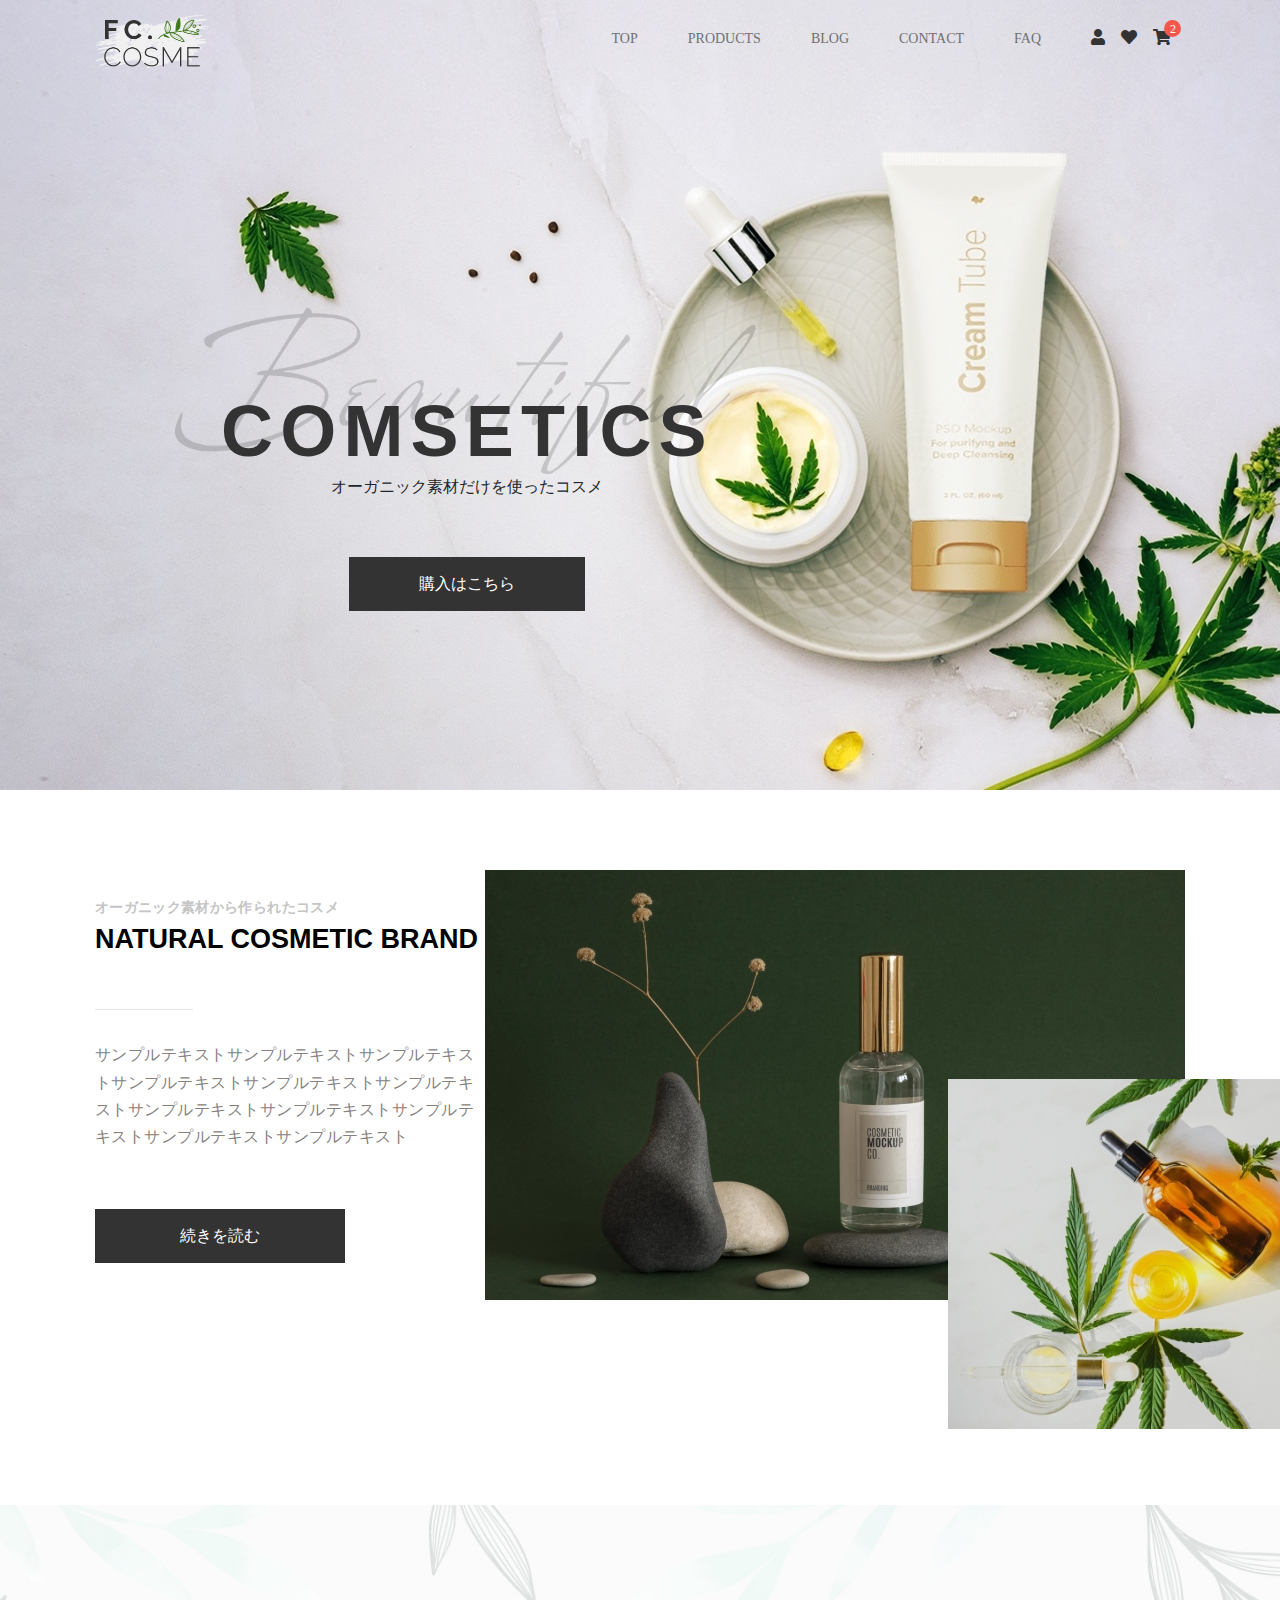
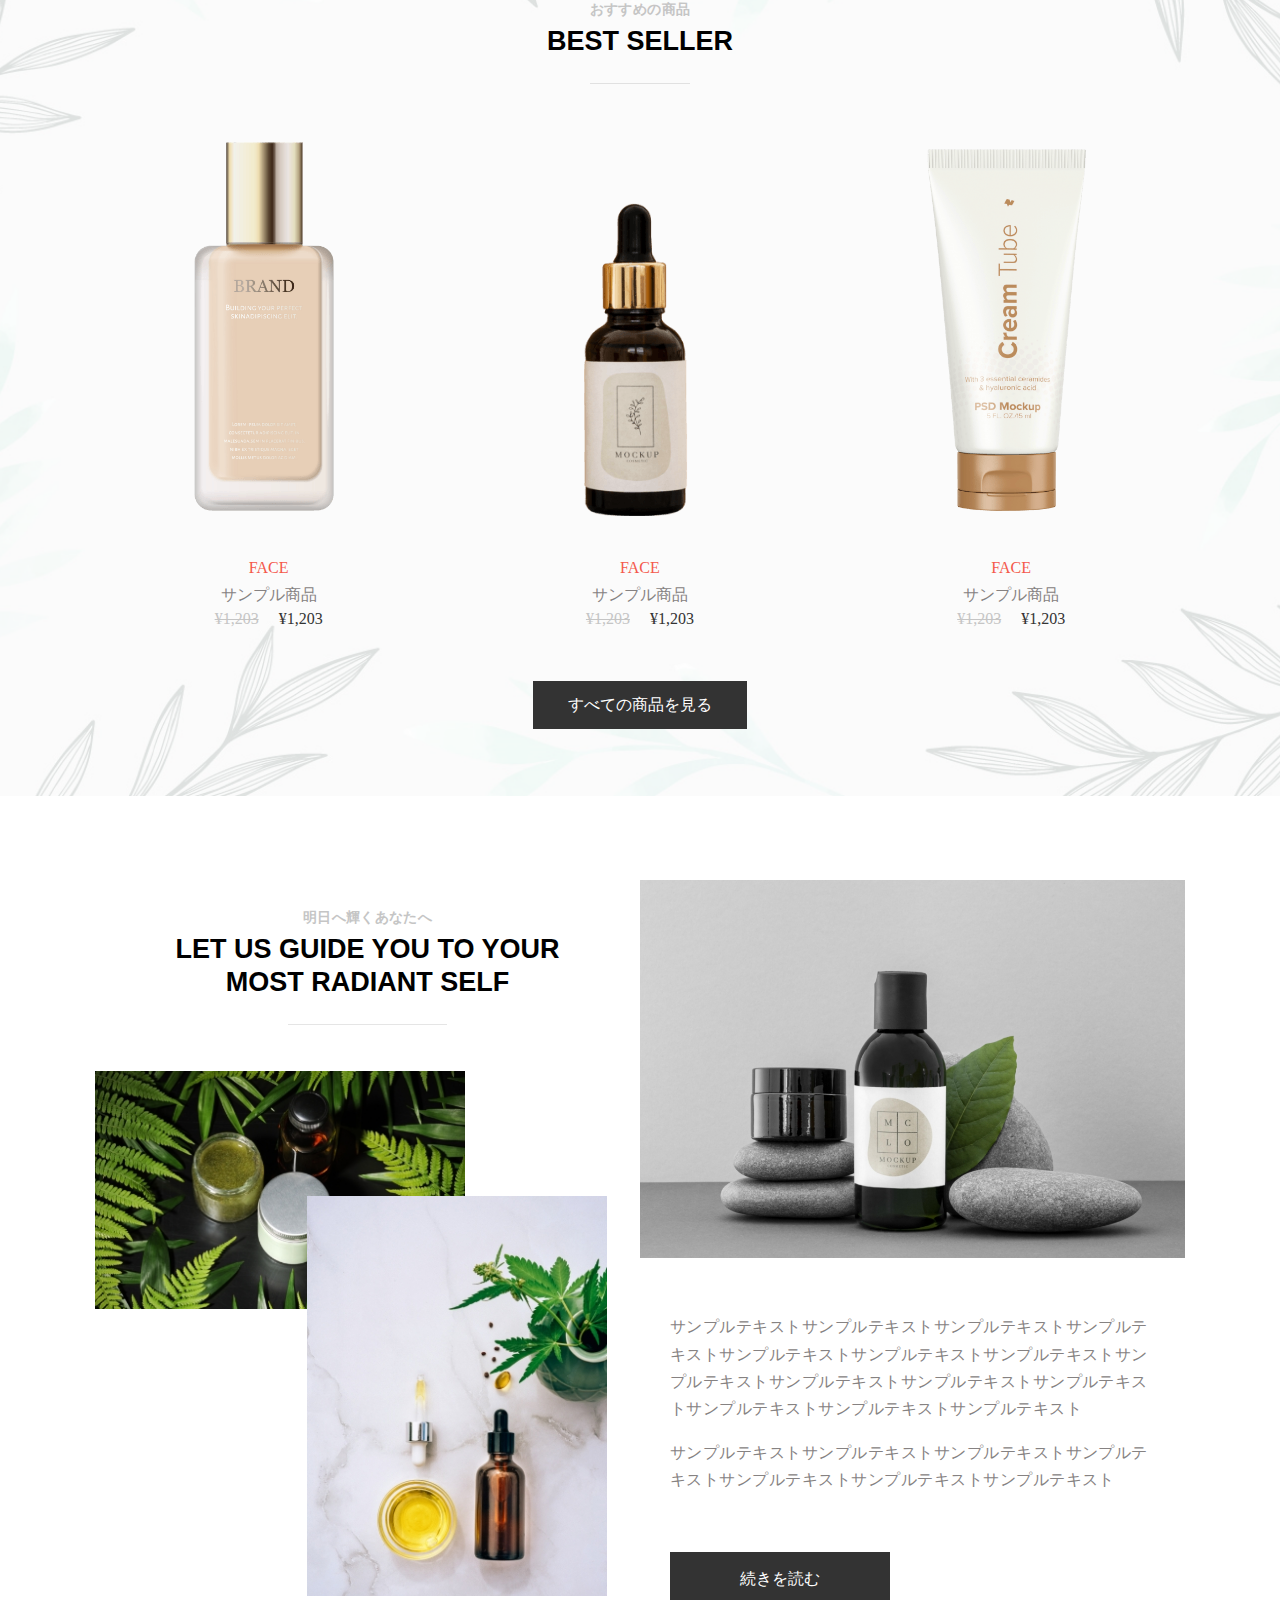
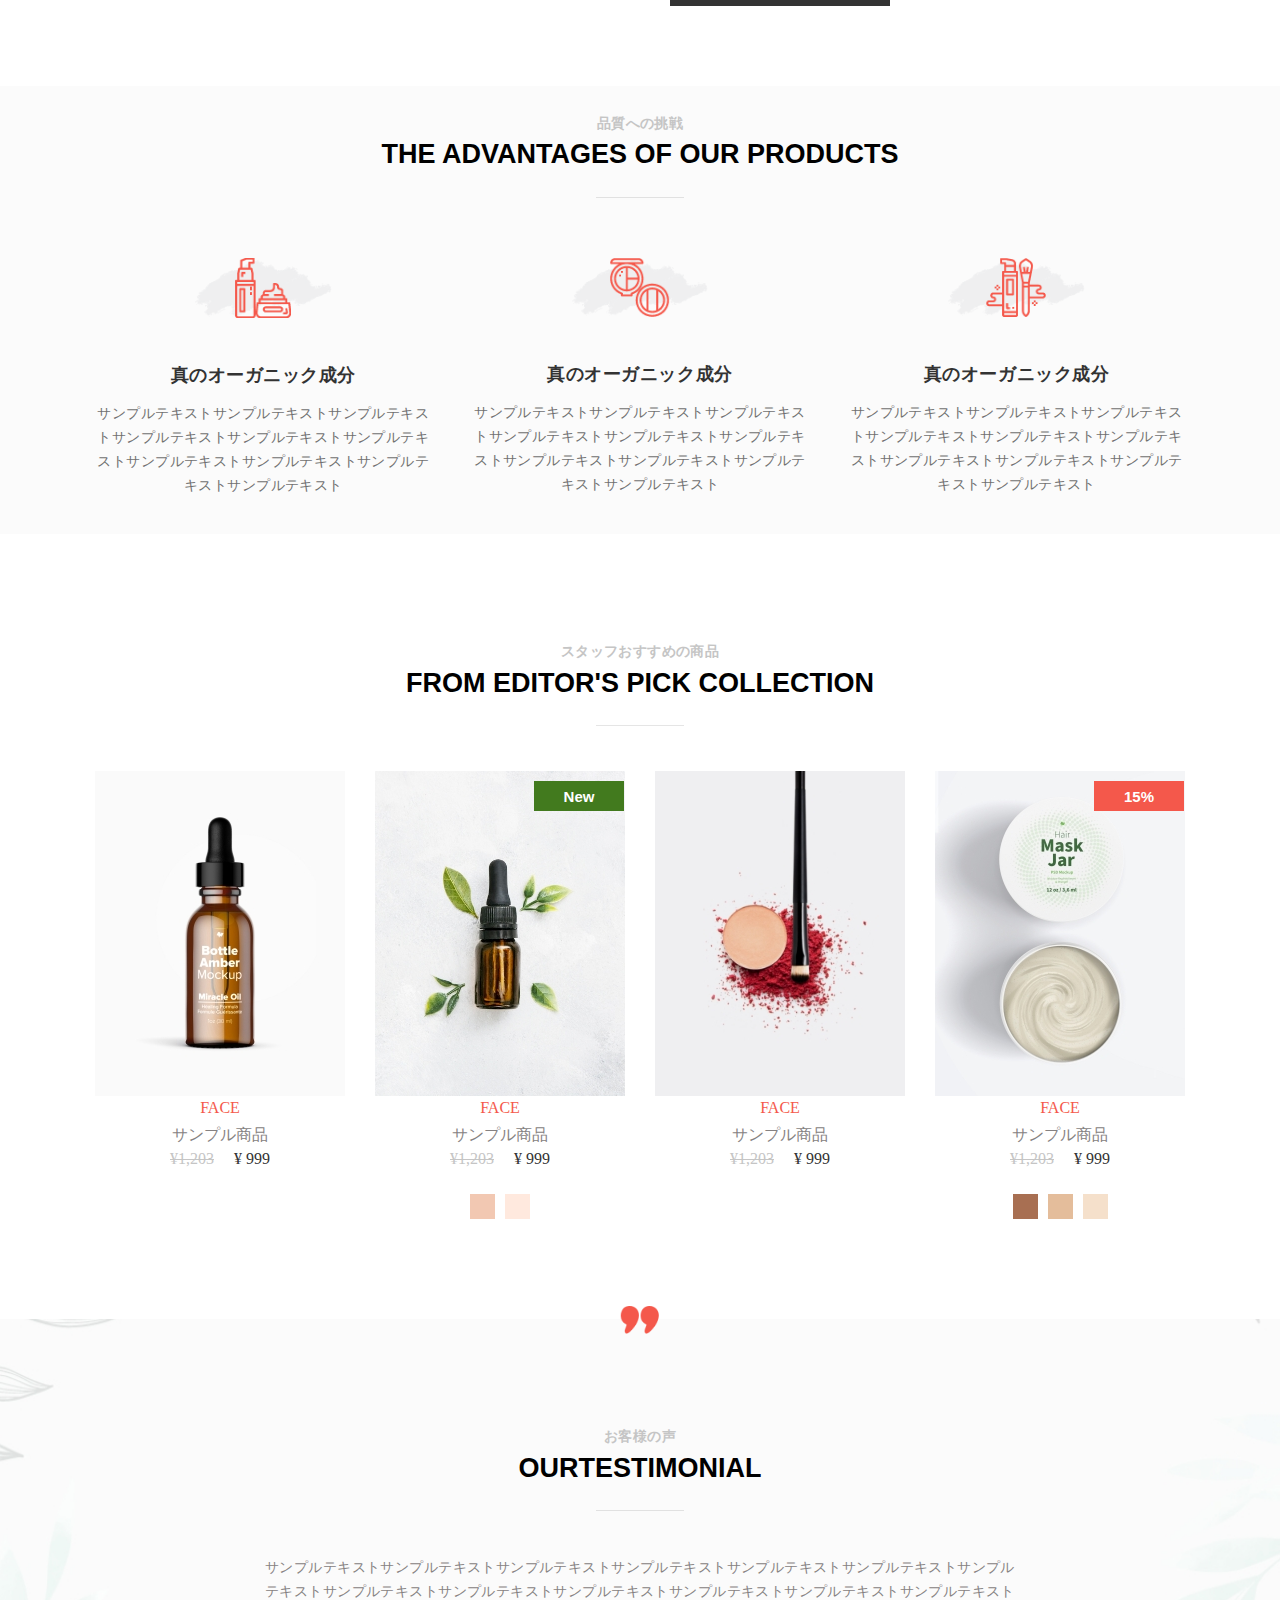
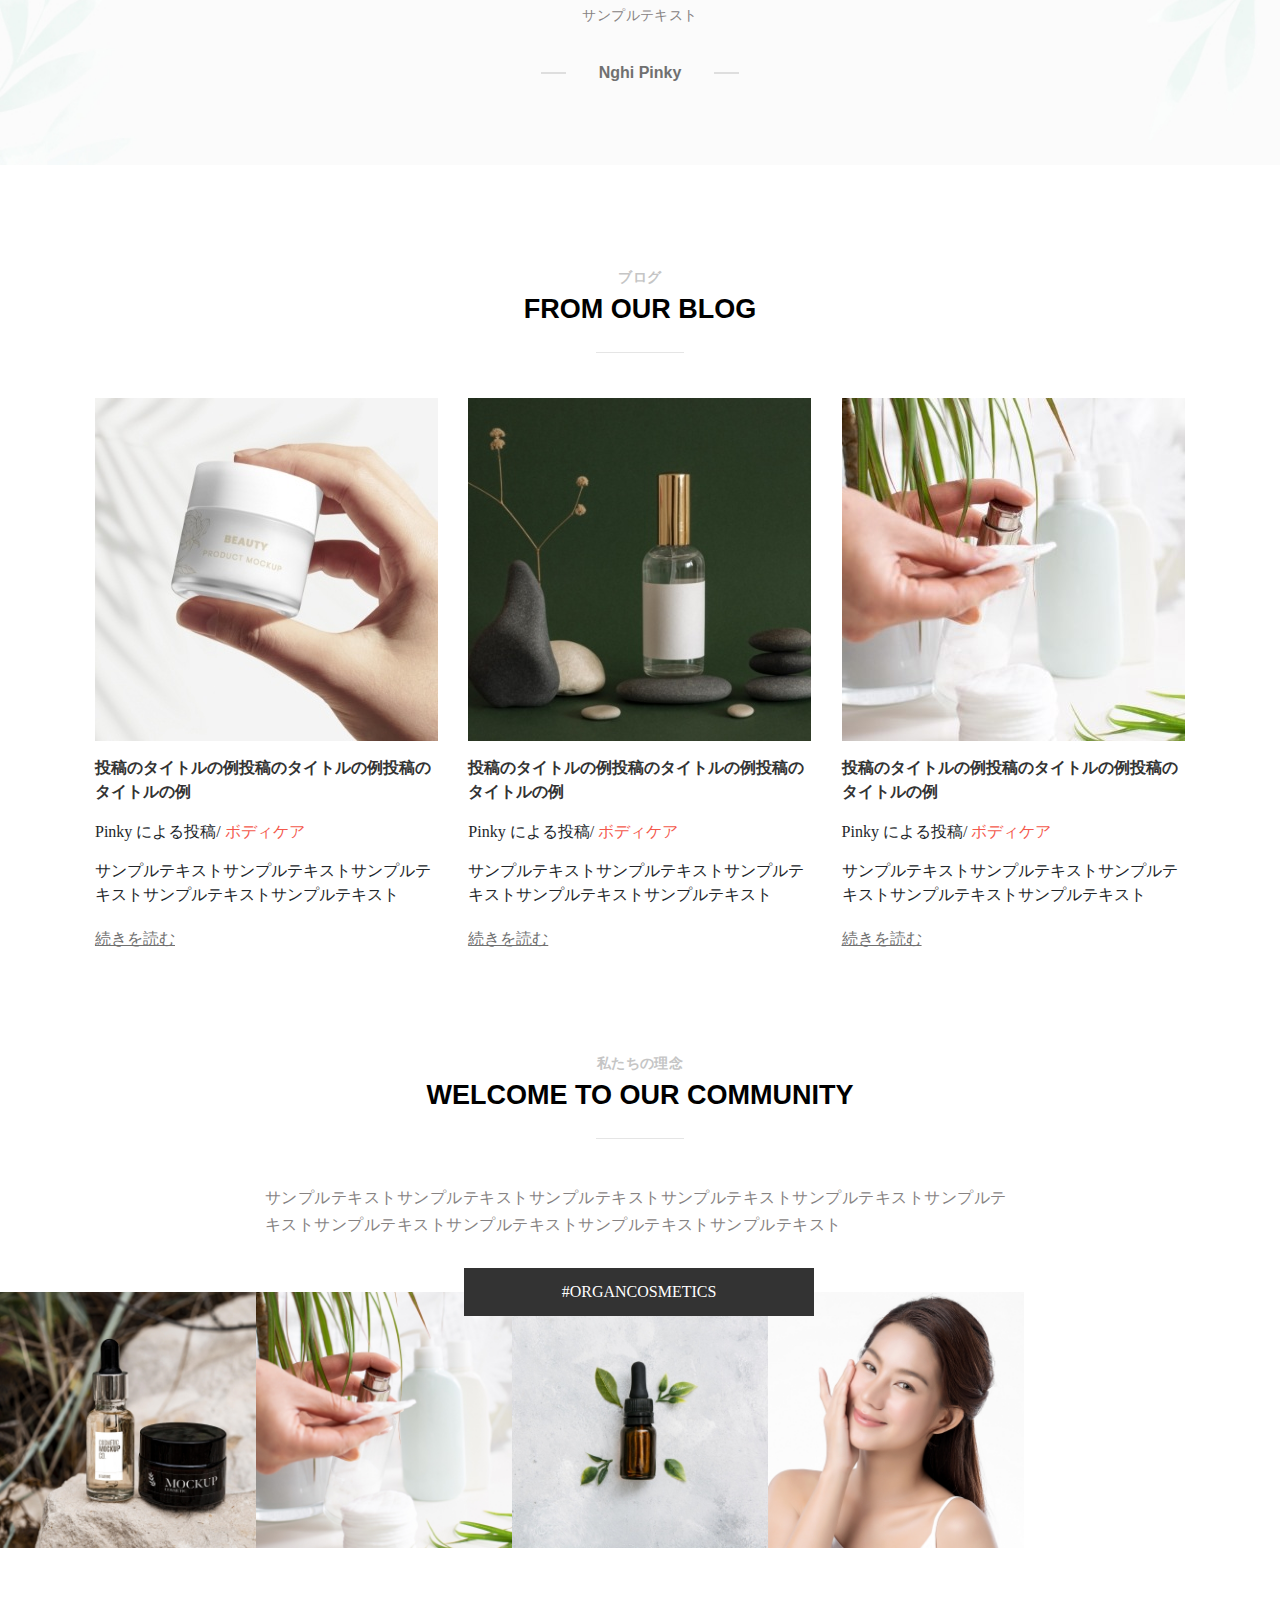
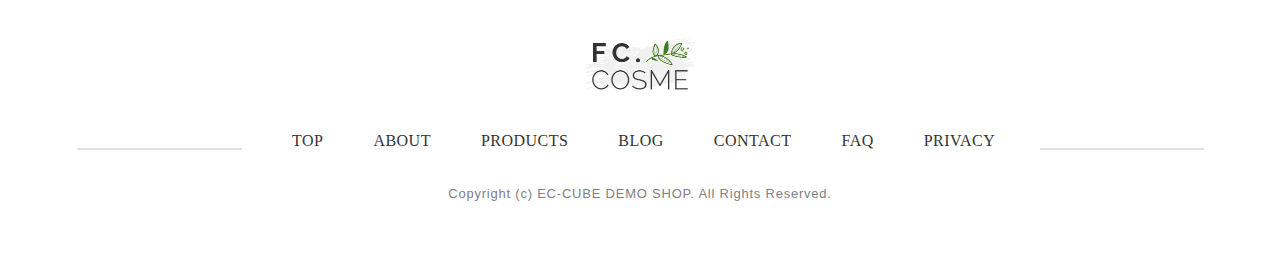
<file: index.html>
<!DOCTYPE html>
<html lang="en">
    <head>
        <!-- Required meta tags -->
        <meta charset="UTF-8">
        <meta name="viewport" content="width=device-width, initial-scale=1">
        <!-- Bootstrap CSS -->
        <link href="assets/bootstrap/bootstrap-4/css/bootstrap.min.css"
            rel="stylesheet">
        <link rel="stylesheet" href="assets/css/main.css">
        <link rel="stylesheet" href="assets/css/reset.css">

        <!-- Font-awesome -->
        <link rel="stylesheet"
            href="https://cdnjs.cloudflare.com/ajax/libs/font-awesome/6.4.0/css/all.min.css"
            integrity="sha512-iecdLmaskl7CVkqkXNQ/ZH/XLlvWZOJyj7Yy7tcenmpD1ypASozpmT/E0iPtmFIB46ZmdtAc9eNBvH0H/ZpiBw=="
            crossorigin="anonymous" referrerpolicy="no-referrer" />
        <link rel="stylesheet" href="assets/fonts/fontawesome/css/all.css">
        <link rel="preconnect" href="https://fonts.gstatic.com">
        <link
            href="https://fonts.googleapis.com/css2?family=Roboto&display=swap"
            rel="stylesheet">
        <!-- JQuery first, then Popper.js, then Bootstrap JS -->
        <script src="assets/bootstrap/bootstrap-4/js/jquery-3.2.1.slim.min.js"></script>
        <script src="assets/bootstrap/bootstrap-4/js/popper.min.js"></script>
        <script src="assets/bootstrap/bootstrap-4/js/bootstrap.min.js"></script>
        <!-- Carousel-slide -->
        <link rel="stylesheet"
            href="assets/owlcarousel/assets/owl.carousel.min.css">
        <link rel="stylesheet"
            href="assets/owlcarousel/assets/owl.theme.default.min.css">
        <script src="assets/js/jquery-3.2.1.js"></script>
        <script src="assets/owlcarousel/owl.carousel.min.js"></script>
        <script src="assets/js/app.js"></script>

        <title>TOP | コーディング代行のサンプルページ01</title>
    </head>
    <body>
        <!-- Wrapper  -->
        <div id="wrapper">
            <!-- Header  -->
            <div id="header">
                <div class="container">
                    <!-- Logo-left -->
                    <a class="header-logo" href="index.html"><img
                            class="header-logo-img" src="assets/images/logo.png"
                            alt="logo"></a>
                    <!-- Header-right -->
                    <nav>
                        <ul id="main-menu">
                            <li><a href="index.html">TOP</a></li>
                            <li><a href="product.html">PRODUCTS</a></li>
                            <li><a href="blog.html">BLOG</a></li>
                            <li><a href="#">CONTACT</a></li>
                            <li><a href="faq.html">FAQ</a></li>
                            <li><a class="user-link" href="#"><i class="fas fa-solid fa-user"></i></a></li>
                            <li><a class="heart-link" href="#"><i class="fas fa-solid fa-heart"></i></a></li>
                            <li><a class="cart-link" href="#"><i class="fas fa-shopping-cart"></i><span
                                        class="cart-notice">2</span></a></li>
                        </ul>
                    </nav>
                </div>
            </div>
            <!-- Main  -->
            <div class="main">
                <!-- section-comsetics -->
                <section class="section-top">
                    <img class="main-bg" src="assets/images/ttl_keyvisual.png" alt="">
                    <div class="wp-section-top">
                        <div class="content-section">
                            <h2 class="content-title">
                                COMSETICS   
                            </h2
                            <p class="content-intro">オーガニック素材だけを使ったコスメ</p>
                            <button class="content-button">購入はこちら <i class="icon-arrow fa-solid fa-angles-right"></i></button>
                        </div>
                    </div>
                </section>
                <!-- section-naturals -->
                <section class="section-common-brand">
                    <div class="wp-section-brand d-flex">
                        <div class="intro-brand">
                            <h2 class="common-title">
                                <span class="is-japanese">オーガニック素材から作られたコスメ</span><br>
                                <span class="is-english">NATURAL COSMETIC BRAND</span>
                            </h2>
                            <hr class="common-line">
                            <p class="common-text">サンプルテキストサンプルテキストサンプルテキストサンプルテキストサンプルテキストサンプルテキストサンプルテキストサンプルテキストサンプルテキストサンプルテキストサンプルテキスト</p>
                            <button class="common-button">続きを読む</button>
                        </div>
                        <div class="images-brand">
                            <img class="images-brand-first" src="assets/images/img_brand_01.jpg" alt="">
                            <img class="images-brand-last" src="assets/images/img_brand_02.jpg" alt="">
                        </div>
                    </div>
                </section>
                <!-- section-best-sellers  -->
                <section class="section-best-seller">
                    <div class="wp-section-best-seller">
                        <h2 class="common-title">
                            <span class="is-japanese">おすすめの商品</span><br>
                            <span class="is-english">BEST SELLER</span><hr class="common-title-line">
                        </h2>
                        <ul class="best-seller-list">
                            <li class="best-seller-detail">
                                <a href="detail.html">
                                    <img class="best-seller-img"
                                        src="assets/images/img_best_seller_01.png"
                                        alt="">
                                    <div class="main-content-product">
                                        <span class="text-face">FACE</span>
                                        <h3 class="product-name">サンプル商品</h3>
                                        <div class="product-price">
                                            <span class="original-price">¥1,203</span>
                                            <span class="old-price">¥1,203</span>
                                        </div>
                                    </div>
                                </a>
                            </li>
                            <li class="best-seller-detail">
                                <a href="detail.html">
                                    <img class="best-seller-img"
                                        src="assets/images/img_best_seller_02.png"
                                        alt="">
                                    <div class="main-content-product">
                                        <span class="text-face">FACE</span>
                                        <h3 class="product-name">サンプル商品</h3>
                                        <div class="product-price">
                                            <span class="original-price">¥1,203</span>
                                            <span class="old-price">¥1,203</span>
                                        </div>
                                    </div>
                                </a>
                            </li>
                            <li class="best-seller-detail">
                                <a href="detail.html">
                                    <img class="best-seller-img"
                                        src="assets/images/img_best_seller_03.png"
                                        alt="">
                                    <div class="main-content-product">
                                        <span class="text-face">FACE</span>
                                        <h3 class="product-name">サンプル商品</h3>
                                        <div class="product-price">
                                            <span class="original-price">¥1,203</span>
                                            <span class="old-price">¥1,203</span>
                                        </div>
                                    </div>
                                </a>
                            </li>
                        </ul>
                    </div>
                    <div class="wp-button">
                        <button class="content-best-seller-button">すべての商品を見る</button>
                    </div>
                </section>
                <!-- section-guides -->
                <div class="section-common-guide">
                    <div class="wp-common-guide d-flex">
                        <div class="guide-block">
                            <h2 class="common-title">
                                <span class="is-japanese">明日へ輝くあなたへ</span>
                                <span class="is-english">LET US GUIDE YOU TO YOUR<br>MOST RADIANT SELF</span><hr class="common-guide-line">
                            </h2>
                            <div class="block-images">
                                <img class="block-images-first"
                                    src="assets/images/img_guide_01.jpg"
                                    alt="私たちに関しては LET US GUIDE YOU TO YOUR MOST
                                    RADIANT SELF">
                                <img class="block-images-last" 
                                    src="assets/images/img_guide_02.jpg"
                                    alt="私たちに関しては LET US GUIDE YOU TO YOUR MOST
                                    RADIANT SELF">
                            </div>
                        </div>
                        <div class="guide-block">
                            <img class="guide-images-first"
                                src="assets/images/img_guide_03.jpg"
                                alt="私たちに関しては LET US GUIDE YOU TO YOUR MOST
                                RADIANT SELF">
                            <div class="guide-content">
                                <p class="common-text">サンプルテキストサンプルテキストサンプルテキストサンプルテキストサンプルテキストサンプルテキストサンプルテキストサンプルテキストサンプルテキストサンプルテキストサンプルテキストサンプルテキストサンプルテキストサンプルテキスト</p>
                                <p class="common-text">サンプルテキストサンプルテキストサンプルテキストサンプルテキストサンプルテキストサンプルテキストサンプルテキスト</p>
                                <div class="wrap-button">
                                    <a class="common-button" href="#">続きを読む</a>
                                </div>
                            </div>
                        </div>
                    </div>
                </div>
                <!-- section-advantages  -->
                <section class="section-common-advantages">
                    <div class="wp-advantages">
                        <h2 class="common-title">
                            <span class="is-japanese">品質への挑戦</span>
                            <span class="is-english">THE ADVANTAGES OF OUR PRODUCTS</span><hr class="common-advantages-line">
                        </h2>
                        <ul class="advantages-list">
                            <li class="advantage-detail">
                                <div class="wp-advantage-img">
                                    <img
                                        class="advantage-image"
                                        src="assets/images/img_advantage_01.png"
                                        alt="真のオーガニック成分"/>
                                </div>
                                <h3 class="advantage-title">真のオーガニック成分</h3>
                                <p class="common-advantage-text">サンプルテキストサンプルテキストサンプルテキストサンプルテキストサンプルテキストサンプルテキストサンプルテキストサンプルテキストサンプルテキストサンプルテキスト</p>
                            </li>
                            <li class="advantage-detail">
                                <div class="wp-advantage-img">
                                    <img
                                        class="advantage-image"
                                        src="assets/images/img_advantage_02.png"
                                        alt="真のオーガニック成分"/>
                                </div>
                                <h3 class="advantage-title">真のオーガニック成分</h3>
                                <p class="common-advantage-text">サンプルテキストサンプルテキストサンプルテキストサンプルテキストサンプルテキストサンプルテキストサンプルテキストサンプルテキストサンプルテキストサンプルテキスト</p>
                            </li>
                            <li class="advantage-detail">
                                <div class="wp-advantage-img">
                                    <img
                                        class="advantage-image"
                                        src="assets/images/img_advantage_03.png"
                                        alt="真のオーガニック成分"/>
                                </div>
                                <h3 class="advantage-title">真のオーガニック成分</h3>
                                <p class="common-advantage-text">サンプルテキストサンプルテキストサンプルテキストサンプルテキストサンプルテキストサンプルテキストサンプルテキストサンプルテキストサンプルテキストサンプルテキスト</p>
                            </li>
                        </ul>
                    </div>
                </section>
                <!-- section-products  -->
                <section class="section-common-collection">
                    <div class="wp-collection">
                        <h2 class="common-title">
                            <span class="is-japanese">スタッフおすすめの商品</span>
                            <span class="is-english">FROM EDITOR'S PICK COLLECTION</span><hr class="common-collection-line">
                        </h2>
                        <ul class="products-list">
                            <li class="product-detail">
                                <a class="product-link" href="detail.html">
                                    <div class="wrap-image-product">
                                        <div class="product-image">
                                            <img src="assets/images/img_product_01.jpg" width="250" height="325" alt="サンプル商品">
                                        </div>
                                        <ul class="select-list">
                                            <li>
                                                <img class="icon-cart" src="assets/images/icon_product_cart.png" alt="cart">
                                                <img class="is-hover" src="assets/images/icon_product_cart_hover.png" alt="cart">
                                            </li>
                                            <li>
                                                <img class="icon-cart" src="assets/images/icon_product_view.png" alt="view">
                                                <img class="is-hover" src="assets/images/icon_product_view_hover.png" alt="view">
                                            </li>
                                            <li>
                                                <img class="icon-cart" src="assets/images/icon_product_like.png" alt="like">
                                                <img class="is-hover" src="assets/images/icon_product_like_hover.png" alt="like">
                                            </li>
                                            <li>
                                                <img class="icon-cart" src="assets/images/icon_product_load.png" alt="load">
                                                <img class="is-hover" src="assets/images/icon_product_like_hover.png" alt="load">
                                            </li>
                                        </ul>              
                                    </div>
                                    <div class="wrap-main-content">
                                        <div class="main-content-product">
                                            <span class="text-face">FACE</span>
                                            <h3 class="product-name">サンプル商品</h3>
                                            <p class="product-price">
                                                <span class="original-price">¥1,203</span><span class="sale-price">¥ 999</span>
                                            </p>
                                        </div>
                                    </div>
                                </a>
                            </li>
                            <li class="product-detail">
                                <a class="product-link" href="detail.html">
                                    <div class="wrap-image-product">
                                        <div class="product-image">
                                            <img src="assets/images/img_product_02.jpg" width="250" height="325" alt="サンプル商品">
                                        </div>
                                        <span class="is-tag is-new">New</span>
                                        <ul class="select-list">
                                            <li>
                                                <img class="icon-cart" src="assets/images/icon_product_cart.png" alt="cart">
                                                <img class="is-hover" src="assets/images/icon_product_cart_hover.png" alt="cart">
                                            </li>
                                            <li>
                                                <img class="icon-cart" src="assets/images/icon_product_view.png" alt="view">
                                                <img class="is-hover" src="assets/images/icon_product_view_hover.png" alt="view">
                                            </li>
                                            <li>
                                                <img class="icon-cart" src="assets/images/icon_product_like.png" alt="like">
                                                <img class="is-hover" src="assets/images/icon_product_like_hover.png" alt="like">
                                            </li>
                                            <li>
                                                <img class="icon-cart" src="assets/images/icon_product_load.png" alt="load">
                                                <img class="is-hover" src="assets/images/icon_product_like_hover.png" alt="load">
                                            </li>
                                        </ul>               
                                    </div>
                                    <div class="wrap-main-content">
                                        <div class="main-content-product">
                                            <span class="text-face">FACE</span>
                                            <h3 class="product-name">サンプル商品</h3>
                                            <p class="product-price">
                                                <span class="original-price">¥1,203</span><span class="sale-price">¥ 999</span>
                                            </p>
                                        </div>
                                        <ul class="color-list">
                                            <li class="is-medium-light"></li>
                                            <li class="is-bright-light"></li>
                                        </ul>
                                    </div>
                                </a>
                            </li>
                            <li class="product-detail">
                                <a class="product-link" href="detail.html">
                                    <div class="wrap-image-product">
                                        <div class="product-image">
                                            <img src="assets/images/img_product_03.jpg" width="250" height="325" alt="サンプル商品">
                                        </div>       
                                        <ul class="select-list">
                                            <li>
                                                <img class="icon-cart" src="assets/images/icon_product_cart.png" alt="cart">
                                                <img class="is-hover" src="assets/images/icon_product_cart_hover.png" alt="cart">
                                            </li>
                                            <li>
                                                <img class="icon-cart" src="assets/images/icon_product_view.png" alt="view">
                                                <img class="is-hover" src="assets/images/icon_product_view_hover.png" alt="view">
                                            </li>
                                            <li>
                                                <img class="icon-cart" src="assets/images/icon_product_like.png" alt="like">
                                                <img class="is-hover" src="assets/images/icon_product_like_hover.png" alt="like">
                                            </li>
                                            <li>
                                                <img class="icon-cart" src="assets/images/icon_product_load.png" alt="load">
                                                <img class="is-hover" src="assets/images/icon_product_like_hover.png" alt="load">
                                            </li>
                                        </ul>                  
                                    </div>
                                    <div class="wrap-main-content">
                                        <div class="main-content-product">
                                            <span class="text-face">FACE</span>
                                            <h3 class="product-name">サンプル商品</h3>
                                            <p class="product-price">
                                                <span class="original-price">¥1,203</span><span class="sale-price">¥ 999</span>
                                            </p>
                                        </div>
                                    </div>
                                </a>
                            </li>
                            <li class="product-detail">
                                <a class="product-link" href="detail.html">
                                    <div class="wrap-image-product">
                                        <div class="product-image">
                                            <img src="assets/images/img_product_04.jpg" width="250" height="325" alt="サンプル商品">
                                        </div> 
                                        <span class="is-tag is-new-sale">15%</span>
                                        <ul class="select-list">
                                            <li>
                                                <img class="icon-cart" src="assets/images/icon_product_cart.png" alt="cart">
                                                <img class="is-hover" src="assets/images/icon_product_cart_hover.png" alt="cart">
                                            </li>
                                            <li>
                                                <img class="icon-cart" src="assets/images/icon_product_view.png" alt="view">
                                                <img class="is-hover" src="assets/images/icon_product_view_hover.png" alt="view">
                                            </li>
                                            <li>
                                                <img class="icon-cart" src="assets/images/icon_product_like.png" alt="like">
                                                <img class="is-hover" src="assets/images/icon_product_like_hover.png" alt="like">
                                            </li>
                                            <li>
                                                <img class="icon-cart" src="assets/images/icon_product_load.png" alt="load">
                                                <img class="is-hover" src="assets/images/icon_product_like_hover.png" alt="load">
                                            </li>
                                        </ul>                       
                                    </div>
                                    <div class="wrap-main-content">
                                        <div class="main-content-product">
                                            <span class="text-face">FACE</span>
                                            <h3 class="product-name">サンプル商品</h3>
                                            <p class="product-price">
                                                <span class="original-price">¥1,203</span><span class="sale-price">¥ 999</span>
                                            </p>
                                        </div>
                                        <ul class="color-list">
                                            <li class="is-brown"></li>
                                            <li class="is-medium-brown"></li>
                                            <li class="is-light"></li>
                                        </ul>
                                    </div>
                                </a>
                            </li>
                        </ul>
                    </div>
                </section>
                <!-- section-testimonials  -->
                <section class="section-common-testimonial">
                    <img class="section-icon" src="assets/images/icon_testimonial.png" alt="">
                    <img  class="section-bg" src="assets/images/bg_testimonial.jpg" alt="">
                    <div class="wp-testomonial">
                        <h2 class="common-title">
                            <span class="is-japanese">お客様の声</span>
                            <span class="is-english">OURTESTIMONIAL</span><hr class="common-advantages-line">
                        </h2>
                        <div class="wrapper-slider">
                            <div class="testimonial-slider">
                                <p class="common-text">サンプルテキストサンプルテキストサンプルテキストサンプルテキストサンプルテキストサンプルテキストサンプルテキストサンプルテキストサンプルテキストサンプルテキストサンプルテキストサンプルテキストサンプルテキストサンプルテキスト</p>
                                <div class="wp-sign">
                                    <span class="signature">Nghi Pinky</span>
                                </div>
                            </div>
                        </div>
                    </div>
                </section>
                <!-- section-blogs  -->
                <section class="section-blog">
                    <div class="wp-blog">
                        <h2 class="common-title">
                            <span class="is-japanese">ブログ</span>
                            <span class="is-english">FROM OUR BLOG</span><hr class="common-blog-line">
                        </h2>
                        <ul class="blog-list">
                            <li class="blog-detail">
                                <img src="assets/images/img_blog_01.jpg"
                                    alt="投稿のタイトルの例投稿のタイトルの例投稿のタイトルの例">
                                <div class="blog-content">
                                    <div class="blog-content-wrapper">
                                        <h3 class="blog-title">投稿のタイトルの例投稿のタイトルの例投稿のタイトルの例</h3>
                                        <div class="author-category">
                                            <span class="name">Pinky による投稿/</span>
                                            <span class="blog-category"> ボディケア</span>
                                        </div>
                                        <p class="blog-text">サンプルテキストサンプルテキストサンプルテキストサンプルテキストサンプルテキスト</p>
                                    </div>
                                    <a class="blog-link" href="#">続きを読む</a>
                                </div>
                            </li>
                            <li class="blog-detail">
                                <img src="assets/images/img_blog_02.jpg"
                                    alt="投稿のタイトルの例投稿のタイトルの例投稿のタイトルの例">
                                <div class="blog-content">
                                    <div class="blog-content-wrapper">
                                        <h3 class="blog-title">投稿のタイトルの例投稿のタイトルの例投稿のタイトルの例</h3>
                                        <div class="author-category">
                                            <span class="name">Pinky による投稿/</span>
                                            <span class="blog-category"> ボディケア</span>
                                        </div>
                                        <p class="blog-text">サンプルテキストサンプルテキストサンプルテキストサンプルテキストサンプルテキスト</p>
                                    </div>
                                    <a class="blog-link" href="#">続きを読む</a>
                                </div>
                            </li>
                            <li class="blog-detail">
                                <img src="assets/images/img_blog_03.jpg"
                                    alt="投稿のタイトルの例投稿のタイトルの例投稿のタイトルの例">
                                <div class="blog-content">
                                    <div class="blog-content-wrapper">
                                        <h3 class="blog-title">投稿のタイトルの例投稿のタイトルの例投稿のタイトルの例</h3>
                                        <div class="author-category">
                                            <span class="name">Pinky による投稿/</span>
                                            <span class="blog-category"> ボディケア</span>
                                        </div>
                                        <p class="blog-text">サンプルテキストサンプルテキストサンプルテキストサンプルテキストサンプルテキスト</p>
                                    </div>
                                    <a class="blog-link" href="#">続きを読む</a>
                                </div>
                            </li>
                        </ul>
                    </div>
                </section>
            </div>
            <!-- Footer  -->
            <footer>
                <div class="wp-footer">
                    <h2 class="common-title">
                        <span class="is-japanese">私たちの理念</span>
                        <span class="is-english">WELCOME TO OUR COMMUNITY</span><hr class="common-blog-line">
                    </h2>
                    <p class="common-text">サンプルテキストサンプルテキストサンプルテキストサンプルテキストサンプルテキストサンプルテキストサンプルテキストサンプルテキストサンプルテキストサンプルテキスト</p>
                </div>
                <div class="organ-cosmetics-wrap">
                    <h3 class="organ-title">#ORGANCOSMETICS</h3>
                    <ul class="organ-cosmetics-list">
                        <li class="organ-product">
                            <a class="link-product" href="#">
                                <img class="organ-img" src="assets/images/img_organ_01.jpg"
                                    alt="#ORGANCOSMETICS" />
                                <span class="quantity-like">72</span>
                            </a>
                        </li>
                        <li class="organ-product">
                            <a class="link-product" href="#">
                                <img class="organ-img" src="assets/images/img_organ_02.jpg"
                                    alt="#ORGANCOSMETICS" />
                                <span class="quantity-like">72</span>
                            </a>
                        </li>
                        <li class="organ-product">
                            <a class="link-product" href="#">
                                <img class="organ-img" src="assets/images/img_organ_03.jpg"
                                    alt="#ORGANCOSMETICS" />
                                <span class="quantity-like">72</span>
                            </a>
                        </li>
                        <li class="organ-product">
                            <a class="link-product" href="#">
                                <img class="organ-img" src="assets/images/img_organ_04.jpg"
                                    alt="#ORGANCOSMETICS" />
                                <span class="quantity-like">72</span>
                            </a>
                        </li>
                        <li class="organ-product">
                            <a class="link-product" href="#">
                                <img class="organ-img" src="assets/images/img_organ_05.jpg"
                                    alt="#ORGANCOSMETICS" loading="lazy">
                                <span class="quantity-like">72</span>
                            </a>
                        </li>
                    </ul>
                </div>
                <div class="wp-footer-cp">
                    <a class="footer-logo">
                        <img src="assets/images/logo.png" alt=""/>
                    </a>
                    <div class="wp-footer-nav">
                        <nav class="footer-nav">
                            <ul class="footer-nav-list">    
                                <li><a class="nav-list-item" href="#">TOP</a></li>
                                <li><a class="nav-list-item" href="#">ABOUT</a></li>
                                <li><a class="nav-list-item" href="#">PRODUCTS</a></li>
                                <li><a class="nav-list-item" href="#">BLOG</a></li>
                                <li><a class="nav-list-item" href="#">CONTACT</a></li>
                                <li><a class="nav-list-item" href="#">FAQ</a></li>
                                <li><a class="nav-list-item" href="#">PRIVACY</a></li>
                            </ul>
                        </nav>
                    </div>
                    <p class="copyright">Copyright (c) EC-CUBE DEMO SHOP. All Rights Reserved.</p>
                </div>
            </footer>
        </div>
    </body>
</html>
</file>
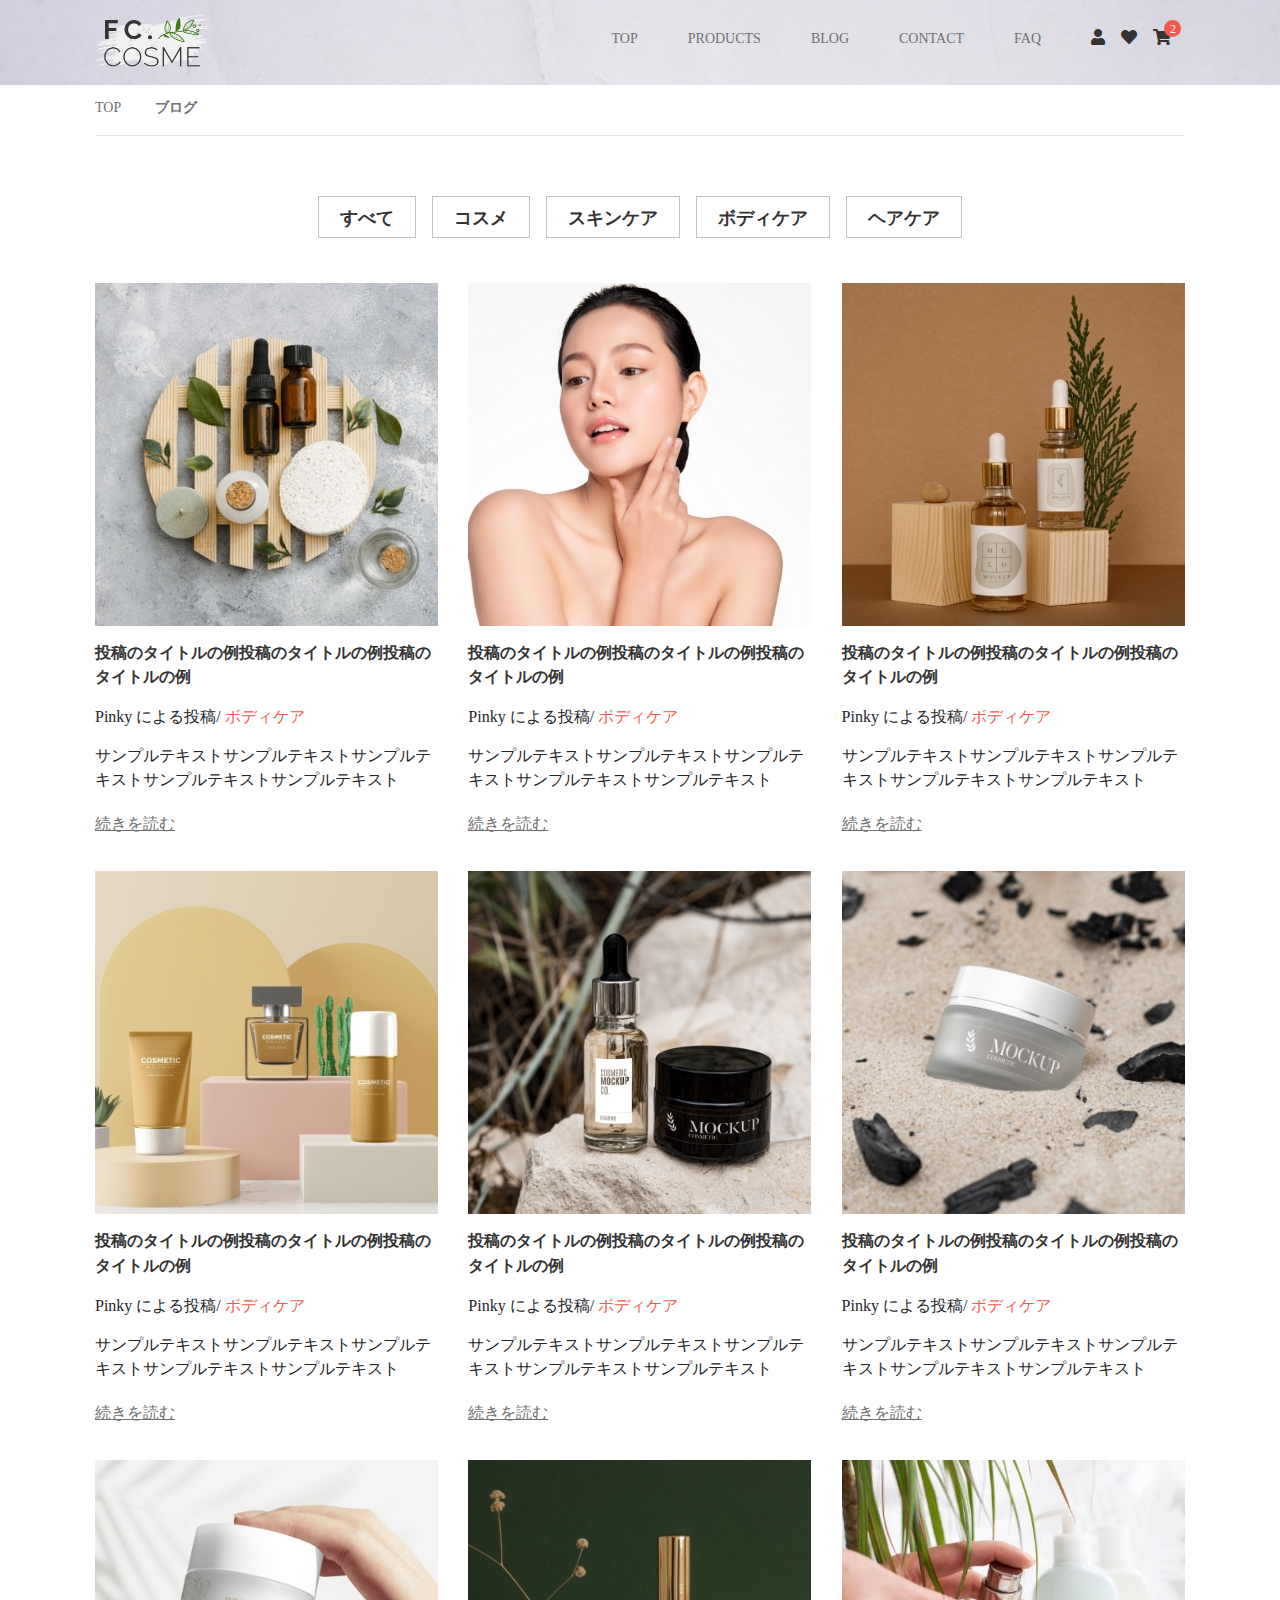
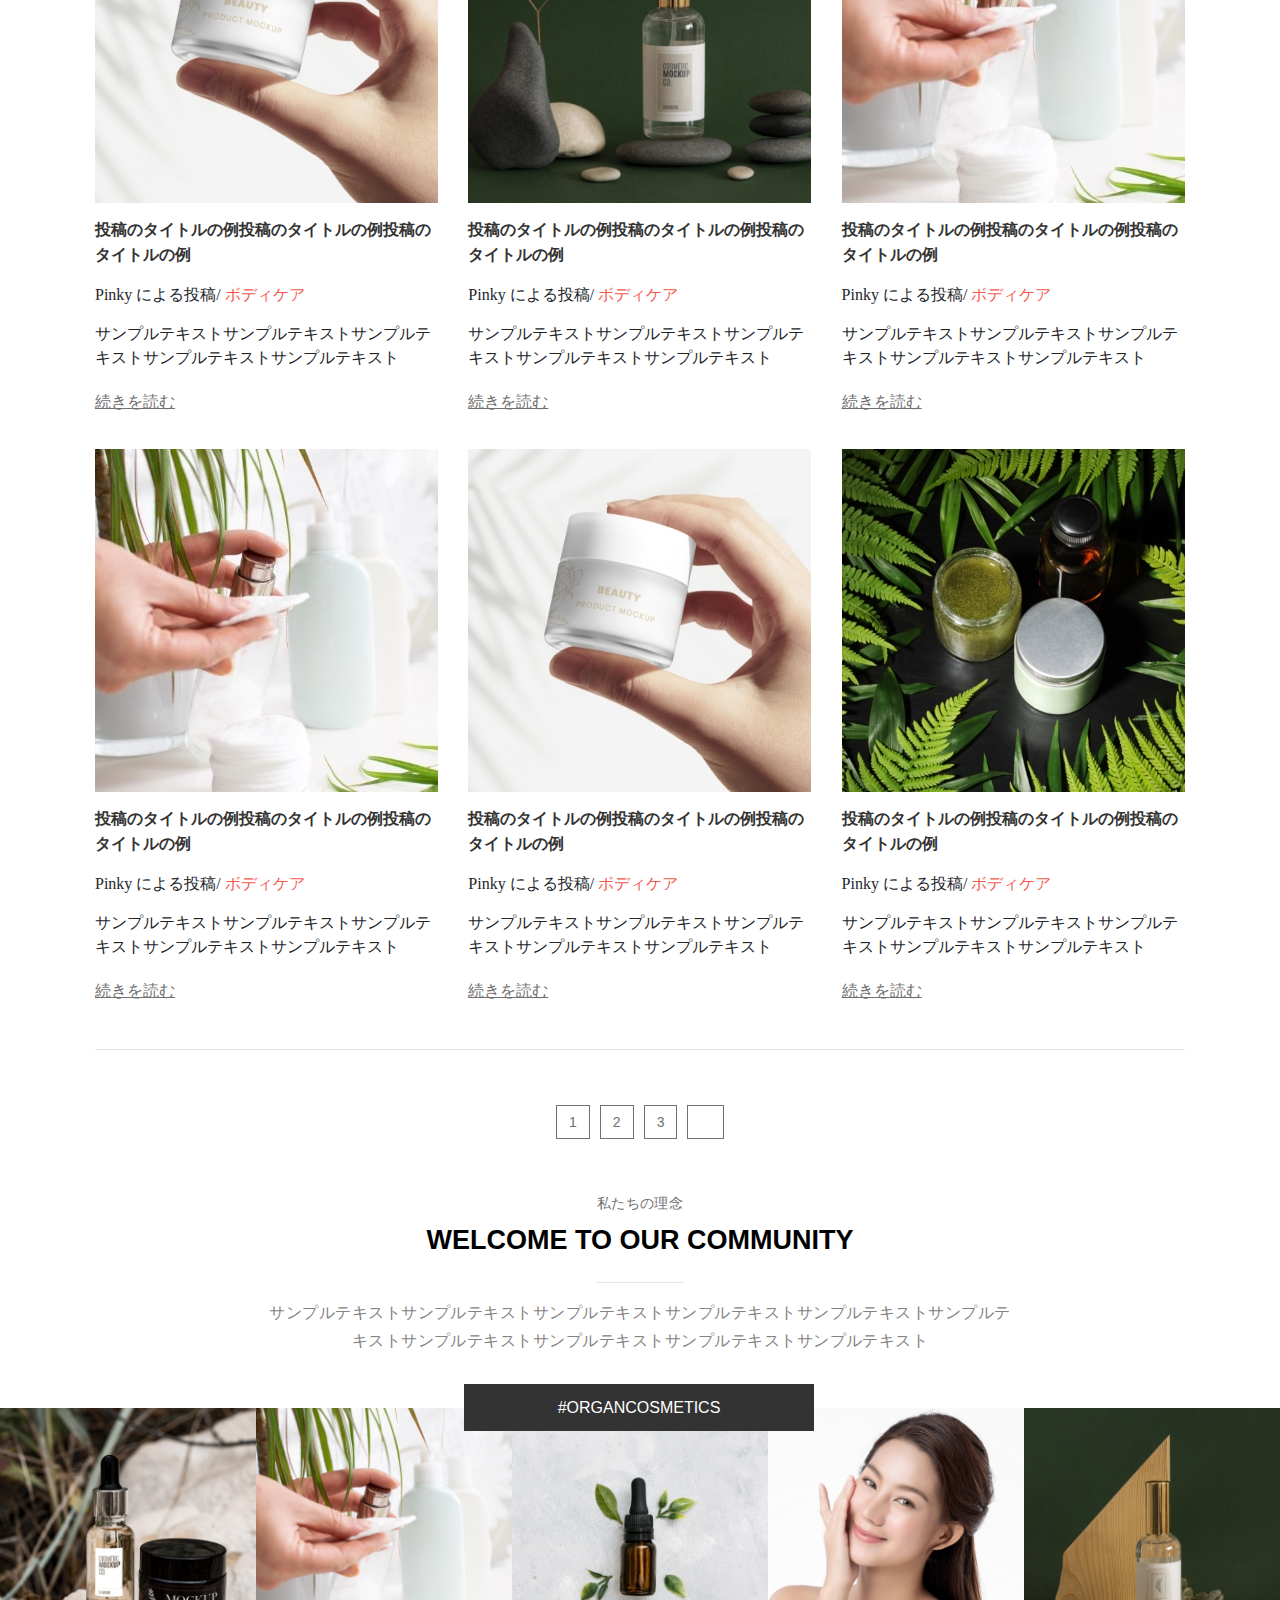
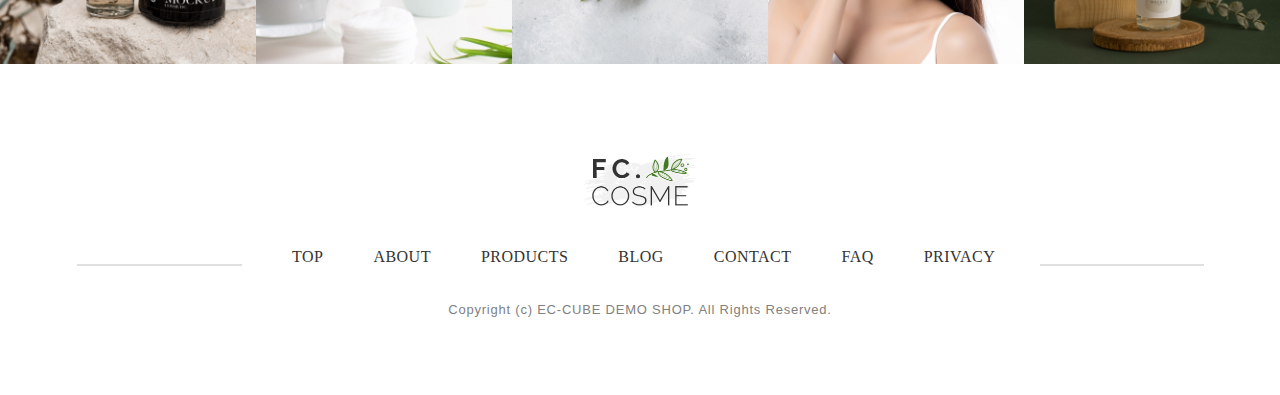
<file: blog.html>
<!DOCTYPE html>
<html lang="en">
    <head>
        <!-- Required meta tags -->
        <meta charset="UTF-8">
        <meta name="viewport" content="width=device-width, initial-scale=1">
        <!-- Bootstrap CSS -->
        <link href="assets/bootstrap/bootstrap-4/css/bootstrap.min.css"
            rel="stylesheet">
        <link rel="stylesheet" href="assets/css/blog.css">
        <link rel="stylesheet" href="assets/css/reset.css">
        <!-- Font-awesome -->
        <link rel="stylesheet"
            href="https://cdnjs.cloudflare.com/ajax/libs/font-awesome/6.4.0/css/all.min.css"
            integrity="sha512-iecdLmaskl7CVkqkXNQ/ZH/XLlvWZOJyj7Yy7tcenmpD1ypASozpmT/E0iPtmFIB46ZmdtAc9eNBvH0H/ZpiBw=="
            crossorigin="anonymous" referrerpolicy="no-referrer" />
        <link rel="stylesheet" href="assets/fonts/fontawesome/css/all.css">
        <link rel="preconnect" href="https://fonts.gstatic.com">
        <link
            href="https://fonts.googleapis.com/css2?family=Roboto&display=swap"
            rel="stylesheet">
        <!-- JQuery first, then Popper.js, then Bootstrap JS -->
        <script src="assets/bootstrap/bootstrap-4/js/jquery-3.2.1.slim.min.js"></script>
        <script src="assets/bootstrap/bootstrap-4/js/popper.min.js"></script>
        <script src="assets/bootstrap/bootstrap-4/js/bootstrap.min.js"></script>
        <!-- Carousel-slide -->
        <link rel="stylesheet"
            href="assets/owlcarousel/assets/owl.carousel.min.css">
        <link rel="stylesheet"
            href="assets/owlcarousel/assets/owl.theme.default.min.css">
        <script src="assets/js/jquery-3.2.1.js"></script>
        <script src="assets/owlcarousel/owl.carousel.min.js"></script>
        <script src="assets/js/app.js"></script>

        <title>BLOG | コーディング代行のサンプルページ03</title>
    </head>
    <body>
        <!-- Wrapper  -->
        <div id="wrapper">
            <!-- Header  -->
            <div id="header">
                <div class="container">
                    <!-- Logo-left -->
                    <a class="header-logo" href="index.html"><img
                            class="header-logo-img" src="assets/images/logo.png"
                            alt="logo"></a>
                    <!-- Header-right -->
                    <nav>
                        <ul id="main-menu">
                            <li><a href="index.html">TOP</a></li>
                            <li><a href="product.html">PRODUCTS</a></li>
                            <li><a href="blog.html">BLOG</a></li>
                            <li><a href="#">CONTACT</a></li>
                            <li><a href="faq.html">FAQ</a></li>
                            <li><a class="user-link" href="#"><i class="fas
                                        fa-solid fa-user"></i></a></li>
                            <li><a class="heart-link" href="#"><i class="fas
                                        fa-solid fa-heart"></i></a></li>
                            <li><a class="cart-link" href="#"><i class="fas
                                        fa-shopping-cart"></i><span
                                        class="cart-notice">2</span></a></li>
                        </ul>
                    </nav>
                </div>
            </div>
            <!-- Main  -->
            <div class="main">
                <!-- nav  -->
                <div class="wp-nav">
                    <ul class="nav-list">
                        <li><a class="nav-item" href="">TOP</a><i
                                class="icon-item fa-solid fa-angle-right"></i></li>
                        <li><a class="nav-item item-bold">ブログ</a></li>
                    </ul>
                    <hr class="nav-line">
                </div>
                <!-- section-product -->
                <section class="section-new-serum">
                    <div class="wp-collection">
                        <!-- nav-menu  -->
                        <ul class="list-category">
                            <li><a href="#">すべて</a></li>
                            <li><a href="#">コスメ</a></li>
                            <li><a href="#">スキンケア</a></li>
                            <li><a href="#">ボディケア</a></li>
                            <li><a href="#">ヘアケア</a></li>
                        </ul>
                        <!-- product  -->
                        <!-- row-1 -->
                        <ul class="blog-list">
                            <li class="blog-detail">
                                <img src="assets/images/img_blog_01 (1).jpg"
                                    alt="投稿のタイトルの例投稿のタイトルの例投稿のタイトルの例">
                                <div class="blog-content">
                                    <div class="blog-content-wrapper">
                                        <h3 class="blog-title">投稿のタイトルの例投稿のタイトルの例投稿のタイトルの例</h3>
                                        <div class="author-category">
                                            <span class="name">Pinky による投稿/</span>
                                            <span class="blog-category"> ボディケア</span>
                                        </div>
                                        <p class="blog-text">サンプルテキストサンプルテキストサンプルテキストサンプルテキストサンプルテキスト</p>
                                    </div>
                                    <a class="blog-link" href="#">続きを読む</a>
                                </div>
                            </li>
                            <li class="blog-detail">
                                <img src="assets/images/img_blog_02 (1).jpg"
                                    alt="投稿のタイトルの例投稿のタイトルの例投稿のタイトルの例">
                                <div class="blog-content">
                                    <div class="blog-content-wrapper">
                                        <h3 class="blog-title">投稿のタイトルの例投稿のタイトルの例投稿のタイトルの例</h3>
                                        <div class="author-category">
                                            <span class="name">Pinky による投稿/</span>
                                            <span class="blog-category"> ボディケア</span>
                                        </div>
                                        <p class="blog-text">サンプルテキストサンプルテキストサンプルテキストサンプルテキストサンプルテキスト</p>
                                    </div>
                                    <a class="blog-link" href="#">続きを読む</a>
                                </div>
                            </li>
                            <li class="blog-detail">
                                <img src="assets/images/img_blog_03 (1).jpg"
                                    alt="投稿のタイトルの例投稿のタイトルの例投稿のタイトルの例">
                                <div class="blog-content">
                                    <div class="blog-content-wrapper">
                                        <h3 class="blog-title">投稿のタイトルの例投稿のタイトルの例投稿のタイトルの例</h3>
                                        <div class="author-category">
                                            <span class="name">Pinky による投稿/</span>
                                            <span class="blog-category"> ボディケア</span>
                                        </div>
                                        <p class="blog-text">サンプルテキストサンプルテキストサンプルテキストサンプルテキストサンプルテキスト</p>
                                    </div>
                                    <a class="blog-link" href="#">続きを読む</a>
                                </div>
                            </li>
                        </ul>
                        <!-- row-2 -->
                        <ul class="blog-list">
                            <li class="blog-detail">
                                <img src="assets/images/img_blog_04.jpg"
                                    alt="投稿のタイトルの例投稿のタイトルの例投稿のタイトルの例">
                                <div class="blog-content">
                                    <div class="blog-content-wrapper">
                                        <h3 class="blog-title">投稿のタイトルの例投稿のタイトルの例投稿のタイトルの例</h3>
                                        <div class="author-category">
                                            <span class="name">Pinky による投稿/</span>
                                            <span class="blog-category"> ボディケア</span>
                                        </div>
                                        <p class="blog-text">サンプルテキストサンプルテキストサンプルテキストサンプルテキストサンプルテキスト</p>
                                    </div>
                                    <a class="blog-link" href="#">続きを読む</a>
                                </div>
                            </li>
                            <li class="blog-detail">
                                <img src="assets/images/img_blog_05.jpg"
                                    alt="投稿のタイトルの例投稿のタイトルの例投稿のタイトルの例">
                                <div class="blog-content">
                                    <div class="blog-content-wrapper">
                                        <h3 class="blog-title">投稿のタイトルの例投稿のタイトルの例投稿のタイトルの例</h3>
                                        <div class="author-category">
                                            <span class="name">Pinky による投稿/</span>
                                            <span class="blog-category"> ボディケア</span>
                                        </div>
                                        <p class="blog-text">サンプルテキストサンプルテキストサンプルテキストサンプルテキストサンプルテキスト</p>
                                    </div>
                                    <a class="blog-link" href="#">続きを読む</a>
                                </div>
                            </li>
                            <li class="blog-detail">
                                <img src="assets/images/img_blog_06.jpg"
                                    alt="投稿のタイトルの例投稿のタイトルの例投稿のタイトルの例">
                                <div class="blog-content">
                                    <div class="blog-content-wrapper">
                                        <h3 class="blog-title">投稿のタイトルの例投稿のタイトルの例投稿のタイトルの例</h3>
                                        <div class="author-category">
                                            <span class="name">Pinky による投稿/</span>
                                            <span class="blog-category"> ボディケア</span>
                                        </div>
                                        <p class="blog-text">サンプルテキストサンプルテキストサンプルテキストサンプルテキストサンプルテキスト</p>
                                    </div>
                                    <a class="blog-link" href="#">続きを読む</a>
                                </div>
                            </li>
                        </ul>
                        <!-- row-3 -->
                        <ul class="blog-list">
                            <li class="blog-detail">
                                <img src="assets/images/img_blog_11.jpg"
                                    alt="投稿のタイトルの例投稿のタイトルの例投稿のタイトルの例">
                                <div class="blog-content">
                                    <div class="blog-content-wrapper">
                                        <h3 class="blog-title">投稿のタイトルの例投稿のタイトルの例投稿のタイトルの例</h3>
                                        <div class="author-category">
                                            <span class="name">Pinky による投稿/</span>
                                            <span class="blog-category"> ボディケア</span>
                                        </div>
                                        <p class="blog-text">サンプルテキストサンプルテキストサンプルテキストサンプルテキストサンプルテキスト</p>
                                    </div>
                                    <a class="blog-link" href="#">続きを読む</a>
                                </div>
                            </li>
                            <li class="blog-detail">
                                <img src="assets/images/img_blog_08.jpg"
                                    alt="投稿のタイトルの例投稿のタイトルの例投稿のタイトルの例">
                                <div class="blog-content">
                                    <div class="blog-content-wrapper">
                                        <h3 class="blog-title">投稿のタイトルの例投稿のタイトルの例投稿のタイトルの例</h3>
                                        <div class="author-category">
                                            <span class="name">Pinky による投稿/</span>
                                            <span class="blog-category"> ボディケア</span>
                                        </div>
                                        <p class="blog-text">サンプルテキストサンプルテキストサンプルテキストサンプルテキストサンプルテキスト</p>
                                    </div>
                                    <a class="blog-link" href="#">続きを読む</a>
                                </div>
                            </li>
                            <li class="blog-detail">
                                <img src="assets/images/img_blog_03.jpg"
                                    alt="投稿のタイトルの例投稿のタイトルの例投稿のタイトルの例">
                                <div class="blog-content">
                                    <div class="blog-content-wrapper">
                                        <h3 class="blog-title">投稿のタイトルの例投稿のタイトルの例投稿のタイトルの例</h3>
                                        <div class="author-category">
                                            <span class="name">Pinky による投稿/</span>
                                            <span class="blog-category"> ボディケア</span>
                                        </div>
                                        <p class="blog-text">サンプルテキストサンプルテキストサンプルテキストサンプルテキストサンプルテキスト</p>
                                    </div>
                                    <a class="blog-link" href="#">続きを読む</a>
                                </div>
                            </li>
                        </ul>
                        <!-- row-4 -->
                        <ul class="blog-list">
                            <li class="blog-detail">
                                <img src="assets/images/img_blog_03.jpg"
                                    alt="投稿のタイトルの例投稿のタイトルの例投稿のタイトルの例">
                                <div class="blog-content">
                                    <div class="blog-content-wrapper">
                                        <h3 class="blog-title">投稿のタイトルの例投稿のタイトルの例投稿のタイトルの例</h3>
                                        <div class="author-category">
                                            <span class="name">Pinky による投稿/</span>
                                            <span class="blog-category"> ボディケア</span>
                                        </div>
                                        <p class="blog-text">サンプルテキストサンプルテキストサンプルテキストサンプルテキストサンプルテキスト</p>
                                    </div>
                                    <a class="blog-link" href="#">続きを読む</a>
                                </div>
                            </li>
                            <li class="blog-detail">
                                <img src="assets/images/img_blog_11.jpg"
                                    alt="投稿のタイトルの例投稿のタイトルの例投稿のタイトルの例">
                                <div class="blog-content">
                                    <div class="blog-content-wrapper">
                                        <h3 class="blog-title">投稿のタイトルの例投稿のタイトルの例投稿のタイトルの例</h3>
                                        <div class="author-category">
                                            <span class="name">Pinky による投稿/</span>
                                            <span class="blog-category"> ボディケア</span>
                                        </div>
                                        <p class="blog-text">サンプルテキストサンプルテキストサンプルテキストサンプルテキストサンプルテキスト</p>
                                    </div>
                                    <a class="blog-link" href="#">続きを読む</a>
                                </div>
                            </li>
                            <li class="blog-detail">
                                <img src="assets/images/img_blog_12.jpg"
                                    alt="投稿のタイトルの例投稿のタイトルの例投稿のタイトルの例">
                                <div class="blog-content">
                                    <div class="blog-content-wrapper">
                                        <h3 class="blog-title">投稿のタイトルの例投稿のタイトルの例投稿のタイトルの例</h3>
                                        <div class="author-category">
                                            <span class="name">Pinky による投稿/</span>
                                            <span class="blog-category"> ボディケア</span>
                                        </div>
                                        <p class="blog-text">サンプルテキストサンプルテキストサンプルテキストサンプルテキストサンプルテキスト</p>
                                    </div>
                                    <a class="blog-link" href="#">続きを読む</a>
                                </div>
                            </li>
                        </ul>
                        <!-- line  -->
                        <hr class="nav-line">
                        <!-- paginate  -->
                        <ul class="wp-paginate">
                            <li><a class="page-numbers" href="#">1</a></li>
                            <li><a class="page-numbers" href="#">2</a></li>
                            <li><a class="page-numbers" href="#">3</a></li>
                            <li><a class="page-numbers"><i class="arrow-text-white fa-solid fa-angle-right"></i></a></li>
                        </ul>
                    </div>
                </section>
            </div>
            <!-- Footer  -->
            <footer>
                <div class="wp-footer">
                    <h2 class="common-title">
                        <span class="is-japanese">私たちの理念</span>
                        <span class="is-english">WELCOME TO OUR COMMUNITY</span><hr
                            class="common-blog-line">
                    </h2>
                    <p class="common-text">サンプルテキストサンプルテキストサンプルテキストサンプルテキストサンプルテキストサンプルテキストサンプルテキストサンプルテキストサンプルテキストサンプルテキスト</p>
                </div>
                <div class="organ-cosmetics-wrap">
                    <h3 class="organ-title">#ORGANCOSMETICS</h3>
                    <ul class="organ-cosmetics-list">
                        <li class="organ-product">
                            <a class="link-product" href="#">
                                <img class="organ-img"
                                    src="assets/images/img_organ_01.jpg"
                                    alt="#ORGANCOSMETICS" />
                                <span class="quantity-like">72</span>
                            </a>
                        </li>
                        <li class="organ-product">
                            <a class="link-product" href="#">
                                <img class="organ-img"
                                    src="assets/images/img_organ_02.jpg"
                                    alt="#ORGANCOSMETICS" />
                                <span class="quantity-like">72</span>
                            </a>
                        </li>
                        <li class="organ-product">
                            <a class="link-product" href="#">
                                <img class="organ-img"
                                    src="assets/images/img_organ_03.jpg"
                                    alt="#ORGANCOSMETICS" />
                                <span class="quantity-like">72</span>
                            </a>
                        </li>
                        <li class="organ-product">
                            <a class="link-product" href="#">
                                <img class="organ-img"
                                    src="assets/images/img_organ_04.jpg"
                                    alt="#ORGANCOSMETICS" />
                                <span class="quantity-like">72</span>
                            </a>
                        </li>
                        <li class="organ-product">
                            <a class="link-product" href="#">
                                <img class="organ-img"
                                    src="assets/images/img_organ_05.jpg"
                                    alt="#ORGANCOSMETICS" loading="lazy">
                                <span class="quantity-like">72</span>
                            </a>
                        </li>
                    </ul>
                </div>
                <div class="wp-footer-cp">
                    <a class="footer-logo">
                        <img src="assets/images/logo.png" alt=""/>
                    </a>
                    <div class="wp-footer-nav">
                        <nav class="footer-nav">
                            <ul class="footer-nav-list">
                                <li><a class="nav-list-item" href="#">TOP</a></li>
                                <li><a class="nav-list-item" href="#">ABOUT</a></li>
                                <li><a class="nav-list-item" href="#">PRODUCTS</a></li>
                                <li><a class="nav-list-item" href="#">BLOG</a></li>
                                <li><a class="nav-list-item" href="#">CONTACT</a></li>
                                <li><a class="nav-list-item" href="#">FAQ</a></li>
                                <li><a class="nav-list-item" href="#">PRIVACY</a></li>
                            </ul>
                        </nav>
                    </div>
                    <p class="copyright">Copyright (c) EC-CUBE DEMO SHOP. All
                        Rights Reserved.</p>
                </div>
            </footer>
        </div>
    </body>
</html>
</file>
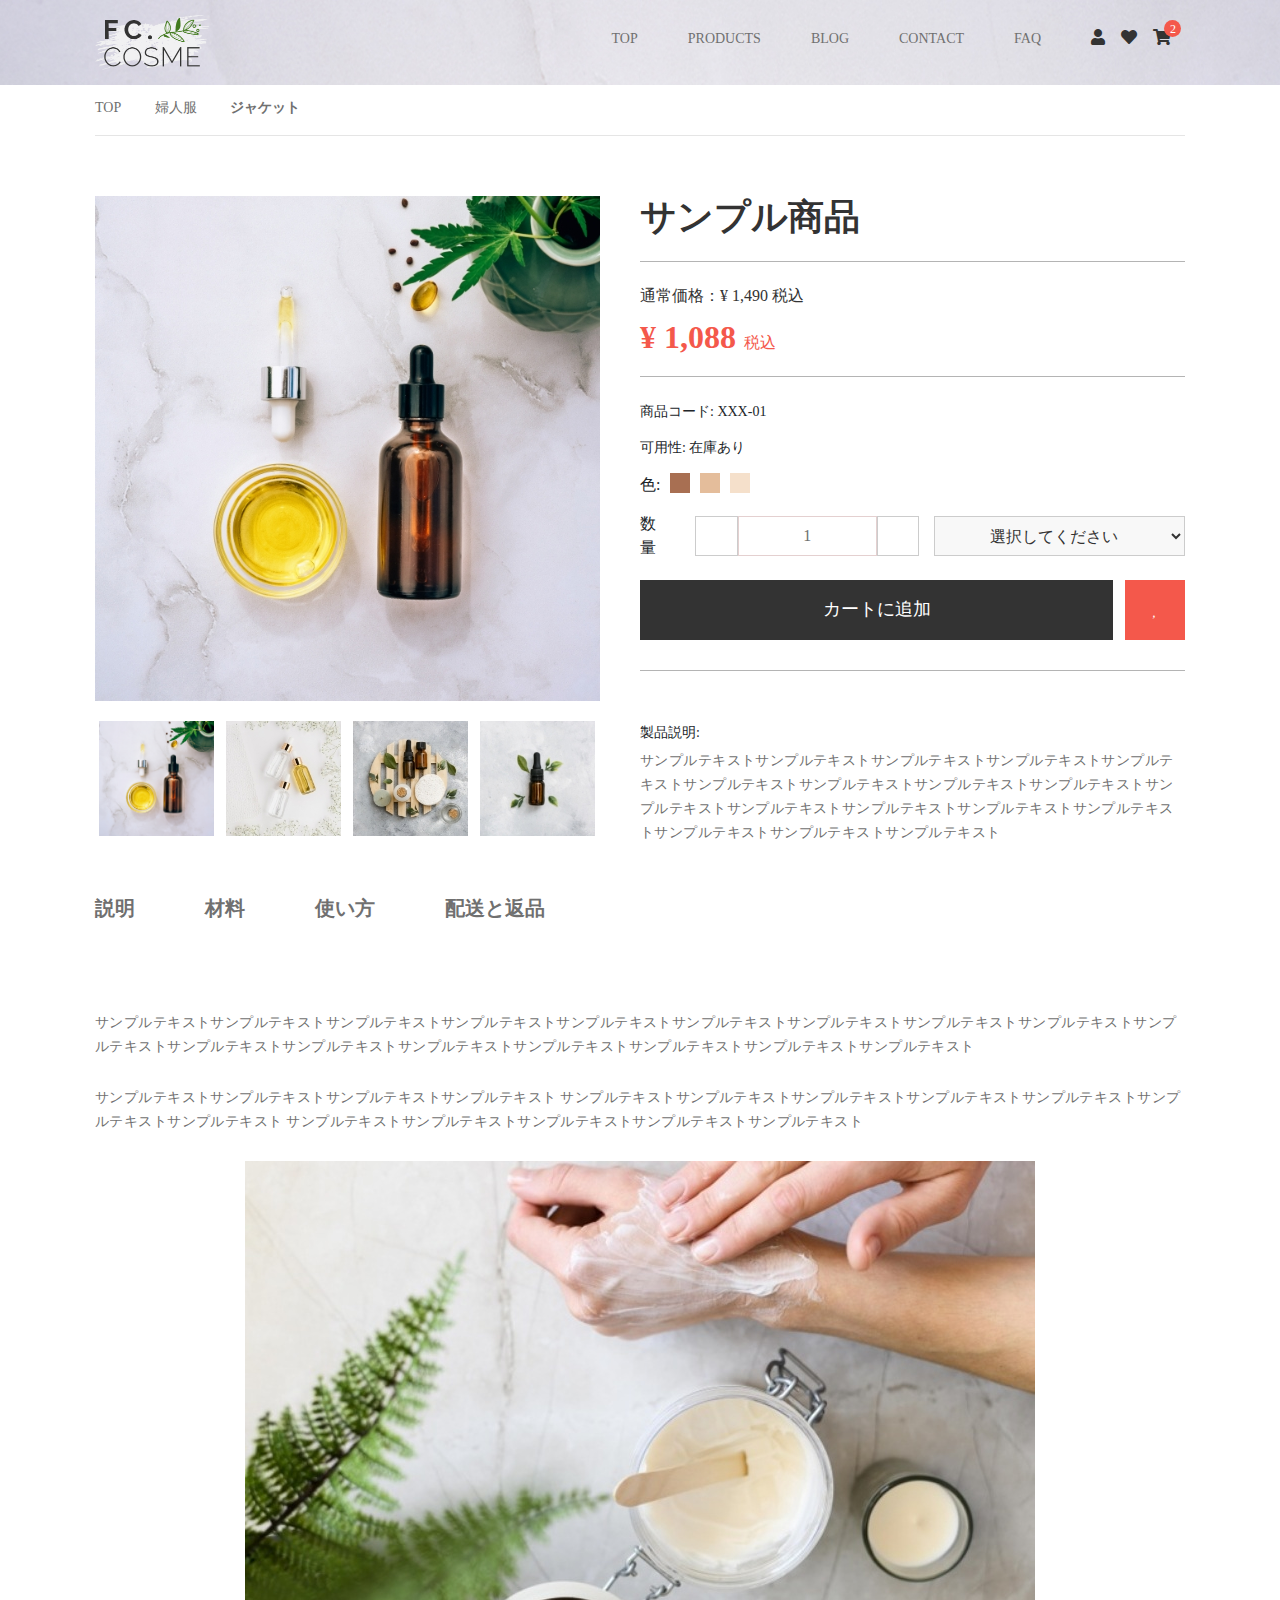
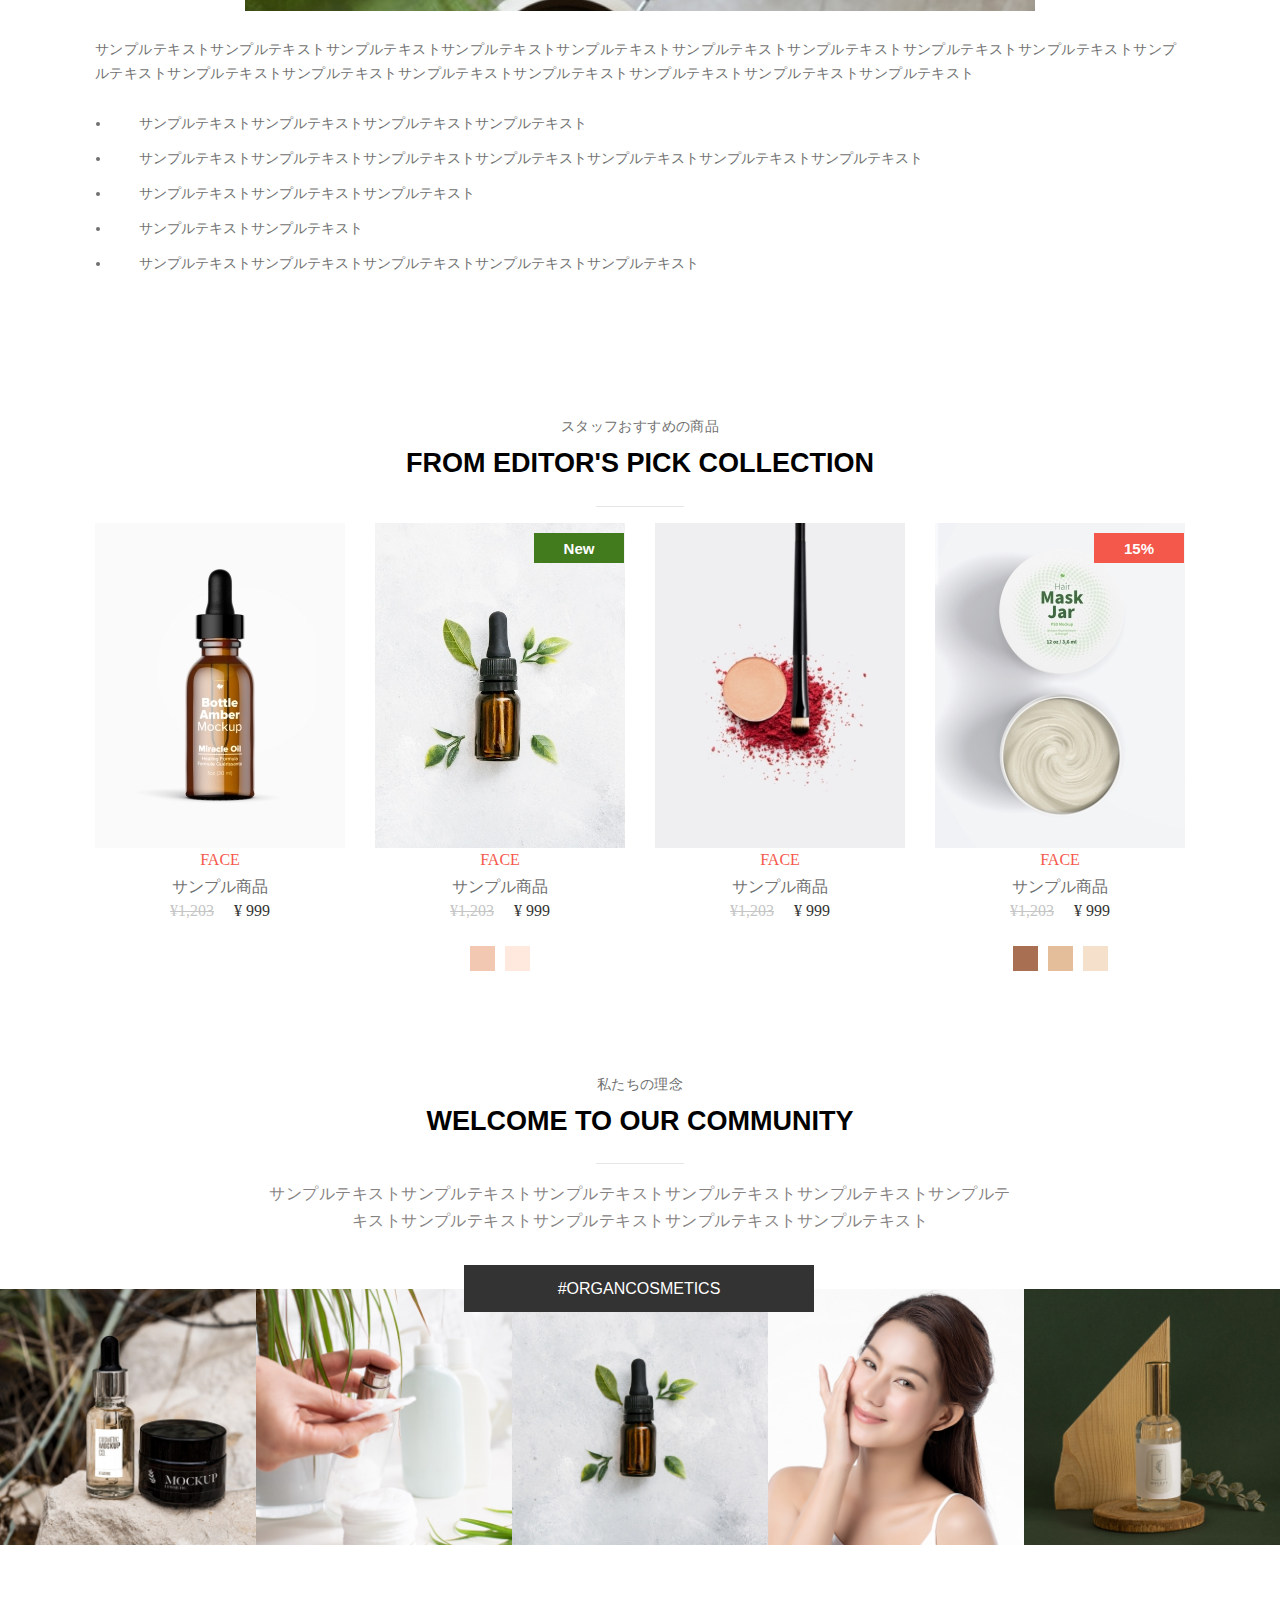
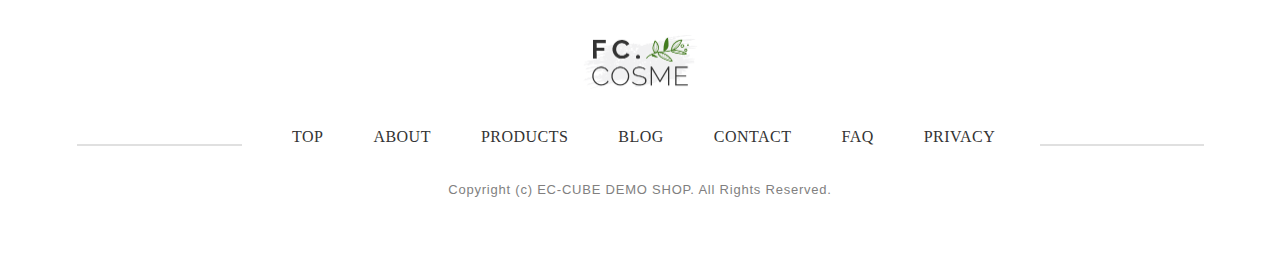
<file: detail.html>
<!DOCTYPE html>
<html lang="en">
    <head>
        <!-- Required meta tags -->
        <meta charset="UTF-8">
        <meta name="viewport" content="width=device-width, initial-scale=1">
        <!-- Bootstrap CSS -->
        <link href="assets/bootstrap/bootstrap-4/css/bootstrap.min.css"
            rel="stylesheet">
        <link rel="stylesheet" href="assets/css/detail.css">
        <link rel="stylesheet" href="assets/css/reset.css">
        <!-- Font-awesome -->
        <link rel="stylesheet"
            href="https://cdnjs.cloudflare.com/ajax/libs/font-awesome/6.4.0/css/all.min.css"
            integrity="sha512-iecdLmaskl7CVkqkXNQ/ZH/XLlvWZOJyj7Yy7tcenmpD1ypASozpmT/E0iPtmFIB46ZmdtAc9eNBvH0H/ZpiBw=="
            crossorigin="anonymous" referrerpolicy="no-referrer" />
        <link rel="stylesheet" href="assets/fonts/fontawesome/css/all.css">
        <link rel="preconnect" href="https://fonts.gstatic.com">
        <link
            href="https://fonts.googleapis.com/css2?family=Roboto&display=swap"
            rel="stylesheet">
        <!-- JQuery first, then Popper.js, then Bootstrap JS -->
        <script src="assets/bootstrap/bootstrap-4/js/jquery-3.2.1.slim.min.js"></script>
        <script src="assets/bootstrap/bootstrap-4/js/popper.min.js"></script>
        <script src="assets/bootstrap/bootstrap-4/js/bootstrap.min.js"></script>
        <!-- Carousel-slide -->
        <link rel="stylesheet"
            href="assets/owlcarousel/assets/owl.carousel.min.css">
        <link rel="stylesheet"
            href="assets/owlcarousel/assets/owl.theme.default.min.css">
        <script src="assets/js/jquery-3.2.1.js"></script>
        <script src="assets/owlcarousel/owl.carousel.min.js"></script>
        <script src="assets/js/app.js"></script>

        <title>DETAIL | コーディング代行のサンプルページ05</title>
    </head>
    <body>
        <!-- Wrapper  -->
        <div id="wrapper">
            <!-- Header  -->
            <div id="header">
                <div class="container">
                    <!-- Logo-left -->
                    <a class="header-logo" href="index.html"><img
                            class="header-logo-img" src="assets/images/logo.png"
                            alt="logo"></a>
                    <!-- Header-right -->
                    <nav>
                        <ul id="main-menu">
                            <li><a href="index.html">TOP</a></li>
                            <li><a href="product.html">PRODUCTS</a></li>
                            <li><a href="blog.html">BLOG</a></li>
                            <li><a href="#">CONTACT</a></li>
                            <li><a href="faq.html">FAQ</a></li>
                            <li><a class="user-link" href="#"><i class="fas
                                        fa-solid fa-user"></i></a></li>
                            <li><a class="heart-link" href="#"><i class="fas
                                        fa-solid fa-heart"></i></a></li>
                            <li><a class="cart-link" href="#"><i class="fas
                                        fa-shopping-cart"></i><span
                                        class="cart-notice">2</span></a></li>
                        </ul>
                    </nav>
                </div>
            </div>
            <!-- Main  -->
            <div class="main">
                <!-- nav -->
                <div class="wp-nav">
                    <ul class="nav-list">
                        <li><a class="nav-item" href="">TOP</a><i
                                class="icon-item fa-solid fa-angle-right"></i></li>
                        <li><a class="nav-item" href="">婦人服</a><i
                                class="icon-item fa-solid fa-angle-right"></i></li>
                        <li><a class="nav-item item-bold">ジャケット</a></li>
                    </ul>
                    <hr class="nav-line">
                </div>
                <!-- section-product-zoom -->
                <section class="section-new-serum mb-5">
                    <div class="wp-collection">
                        <div class="product-detail-top">
                            <div class="block-left">
                                <div class="slider-product">
                                    <img src="assets/images/img_product_24.jpg" width="505" height="505" alt="サンプル商品">
                                    <div class="wp-images-sub">
                                        <img src="assets/images/img_product_24.jpg" width="115" height="115" alt="サンプル商品">
                                        <img src="assets/images/img_product_26.jpg" width="115" height="115" alt="サンプル商品">
                                        <img src="assets/images/img_product_27.jpg" width="115" height="115" alt="サンプル商品">
                                        <img src="assets/images/img_product_28.jpg" width="115" height="115" alt="サンプル商品">
                                    </div>
                                </div>
                            </div>
                            <div class="block-right">
                                <h1 class="title-detail">サンプル商品</h1>
                                <div class="block-price">
                                    <p class="regular-price">通常価格：<span>¥ 1,490</span> 税込</p>
                                    <p class="discount-price">¥ 1,088 <span>税込</span></p>
                                </div>
                                <div class="product-code">
                                    <span class="code">
                                        商品コード:
                                        <span>XXX-01</span>
                                    </span>
                                    <span class="availability">
                                        可用性:
                                        <span>在庫あり</span>
                                    </span>
                                    <ul class="color-list">
                                        <li>色:</li>
                                        <li class="is-brown"></li>
                                        <li class="is-medium-light"></li>
                                        <li class="is-bright-light"></li>
                                    </ul>
                                    <div class="block-quantity">
                                        <span class="quantity">数量</span>
                                        <div class="group-input">
                                            <button class="reduce"><i class="color fa-solid fa-caret-up"></i></button>
                                            <input class="input-count" type="text" value="1">
                                            <button class="increase"><i class="color fa-solid fa-caret-down"></i></button>
                                        </div>
                                        <select class="select-list">
                                            <option value="">選択してください</option>
                                        </select>
                                    </div>
                                    <div class="block-add">
                                        <button class="common-button" type="submit">カートに追加</button>
                                        <button class="button-like"><i class="fa-regular fa-heart"></i></>
                                    </div>
                                </div>
                                <div class="product-block">
                                    <h2 class="description-title">製品説明:</h2>
                                    <p class="common-text">サンプルテキストサンプルテキストサンプルテキストサンプルテキストサンプルテキストサンプルテキストサンプルテキストサンプルテキストサンプルテキストサンプルテキストサンプルテキストサンプルテキストサンプルテキストサンプルテキストサンプルテキストサンプルテキストサンプルテキスト</p>
                                </div>
                            </div>
                        </div>
                    </div>
                </section>
                <!-- section-text-products  -->
                <section class="section-tab">
                    <div class="wp-collection">
                        <ul class="heading-list">
                            <li class="heading-item">
                                説明
                            </li>
                            <li class="heading-item">
                                材料
                            </li>
                            <li class="heading-item">
                                使い方
                            </li>
                            <li class="heading-item">
                                配送と返品
                            </li>
                        </ul>
                        <div class="tab-content">
                            <p class="tab-text">
                                サンプルテキストサンプルテキストサンプルテキストサンプルテキストサンプルテキストサンプルテキストサンプルテキストサンプルテキストサンプルテキストサンプルテキストサンプルテキストサンプルテキストサンプルテキストサンプルテキストサンプルテキストサンプルテキストサンプルテキスト
                            </p>
                            <p class="tab-text">
                                サンプルテキストサンプルテキストサンプルテキストサンプルテキスト
                                サンプルテキストサンプルテキストサンプルテキストサンプルテキストサンプルテキストサンプルテキストサンプルテキスト
                                サンプルテキストサンプルテキストサンプルテキストサンプルテキストサンプルテキスト
                            </p>
                            <img class="common-images" src="assets/images/img_product_29.jpg" alt="" class="images-common">
                            <p class="tab-text">
                                サンプルテキストサンプルテキストサンプルテキストサンプルテキストサンプルテキストサンプルテキストサンプルテキストサンプルテキストサンプルテキストサンプルテキストサンプルテキストサンプルテキストサンプルテキストサンプルテキストサンプルテキストサンプルテキストサンプルテキスト
                            </p>
                            <ul class="list-note">
                                <li class="item-note">サンプルテキストサンプルテキストサンプルテキストサンプルテキスト</li>
                                <li class="item-note">サンプルテキストサンプルテキストサンプルテキストサンプルテキストサンプルテキストサンプルテキストサンプルテキスト</li>
                                <li class="item-note">サンプルテキストサンプルテキストサンプルテキスト</li>
                                <li class="item-note">サンプルテキストサンプルテキスト</li>
                                <li class="item-note">サンプルテキストサンプルテキストサンプルテキストサンプルテキストサンプルテキスト</li>
                            </ul>
                        </div>
                    </div>
                </section>
                <!-- section-products  -->
                <section class="section-common-collection">
                    <div class="wp-collection">
                        <h2 class="common-title">
                            <span class="is-japanese">スタッフおすすめの商品</span>
                            <span class="is-english">FROM EDITOR'S PICK COLLECTION</span><hr
                                class="common-collection-line">
                        </h2>
                        <ul class="products-list">
                            <li class="product-detail">
                                <a class="product-link" href="">
                                    <div class="wrap-image-product">
                                        <div class="product-image">
                                            <img src="assets/images/img_product_01.jpg" width="250"
                                                height="325" alt="サンプル商品">
                                        </div>
                                        <ul class="select-list">
                                            <li>
                                                <img class="icon-cart"
                                                    src="assets/images/icon_product_cart.png"
                                                    alt="cart">
                                                <img class="is-hover"
                                                    src="assets/images/icon_product_cart_hover.png"
                                                    alt="cart">
                                            </li>
                                            <li>
                                                <img class="icon-cart"
                                                    src="assets/images/icon_product_view.png"
                                                    alt="view">
                                                <img class="is-hover"
                                                    src="assets/images/icon_product_view_hover.png"
                                                    alt="view">
                                            </li>
                                            <li>
                                                <img class="icon-cart"
                                                    src="assets/images/icon_product_like.png"
                                                    alt="like">
                                                <img class="is-hover"
                                                    src="assets/images/icon_product_like_hover.png"
                                                    alt="like">
                                            </li>
                                            <li>
                                                <img class="icon-cart"
                                                    src="assets/images/icon_product_load.png"
                                                    alt="load">
                                                <img class="is-hover"
                                                    src="assets/images/icon_product_like_hover.png"
                                                    alt="load">
                                            </li>
                                        </ul>
                                    </div>
                                    <div class="wrap-main-content">
                                        <div class="main-content-product">
                                            <span class="text-face">FACE</span>
                                            <h3 class="product-name">サンプル商品</h3>
                                            <p class="product-price">
                                                <span class="original-price">¥1,203</span><span
                                                    class="sale-price">¥ 999</span>
                                            </p>
                                        </div>
                                    </div>
                                </a>
                            </li>
                            <li class="product-detail">
                                <a class="product-link" href="#">
                                    <div class="wrap-image-product">
                                        <div class="product-image">
                                            <img src="assets/images/img_product_02.jpg" width="250"
                                                height="325" alt="サンプル商品">
                                        </div>
                                        <span class="is-tag is-new">New</span>
                                        <ul class="select-list">
                                            <li>
                                                <img class="icon-cart"
                                                    src="assets/images/icon_product_cart.png"
                                                    alt="cart">
                                                <img class="is-hover"
                                                    src="assets/images/icon_product_cart_hover.png"
                                                    alt="cart">
                                            </li>
                                            <li>
                                                <img class="icon-cart"
                                                    src="assets/images/icon_product_view.png"
                                                    alt="view">
                                                <img class="is-hover"
                                                    src="assets/images/icon_product_view_hover.png"
                                                    alt="view">
                                            </li>
                                            <li>
                                                <img class="icon-cart"
                                                    src="assets/images/icon_product_like.png"
                                                    alt="like">
                                                <img class="is-hover"
                                                    src="assets/images/icon_product_like_hover.png"
                                                    alt="like">
                                            </li>
                                            <li>
                                                <img class="icon-cart"
                                                    src="assets/images/icon_product_load.png"
                                                    alt="load">
                                                <img class="is-hover"
                                                    src="assets/images/icon_product_like_hover.png"
                                                    alt="load">
                                            </li>
                                        </ul>
                                    </div>
                                    <div class="wrap-main-content">
                                        <div class="main-content-product">
                                            <span class="text-face">FACE</span>
                                            <h3 class="product-name">サンプル商品</h3>
                                            <p class="product-price">
                                                <span class="original-price">¥1,203</span><span
                                                    class="sale-price">¥ 999</span>
                                            </p>
                                        </div>
                                        <ul class="color-list">
                                            <li class="is-medium-light"></li>
                                            <li class="is-bright-light"></li>
                                        </ul>
                                    </div>
                                </a>
                            </li>
                            <li class="product-detail">
                                <a class="product-link" href="./product/detail/">
                                    <div class="wrap-image-product">
                                        <div class="product-image">
                                            <img src="assets/images/img_product_03.jpg" width="250"
                                                height="325" alt="サンプル商品">
                                        </div>
                                        <ul class="select-list">
                                            <li>
                                                <img class="icon-cart"
                                                    src="assets/images/icon_product_cart.png"
                                                    alt="cart">
                                                <img class="is-hover"
                                                    src="assets/images/icon_product_cart_hover.png"
                                                    alt="cart">
                                            </li>
                                            <li>
                                                <img class="icon-cart"
                                                    src="assets/images/icon_product_view.png"
                                                    alt="view">
                                                <img class="is-hover"
                                                    src="assets/images/icon_product_view_hover.png"
                                                    alt="view">
                                            </li>
                                            <li>
                                                <img class="icon-cart"
                                                    src="assets/images/icon_product_like.png"
                                                    alt="like">
                                                <img class="is-hover"
                                                    src="assets/images/icon_product_like_hover.png"
                                                    alt="like">
                                            </li>
                                            <li>
                                                <img class="icon-cart"
                                                    src="assets/images/icon_product_load.png"
                                                    alt="load">
                                                <img class="is-hover"
                                                    src="assets/images/icon_product_like_hover.png"
                                                    alt="load">
                                            </li>
                                        </ul>
                                    </div>
                                    <div class="wrap-main-content">
                                        <div class="main-content-product">
                                            <span class="text-face">FACE</span>
                                            <h3 class="product-name">サンプル商品</h3>
                                            <p class="product-price">
                                                <span class="original-price">¥1,203</span><span
                                                    class="sale-price">¥ 999</span>
                                            </p>
                                        </div>
                                    </div>
                                </a>
                            </li>
                            <li class="product-detail">
                                <a class="product-link" href="./product/detail/">
                                    <div class="wrap-image-product">
                                        <div class="product-image">
                                            <img src="assets/images/img_product_04.jpg" width="250"
                                                height="325" alt="サンプル商品">
                                        </div>
                                        <span class="is-tag is-new-sale">15%</span>
                                        <ul class="select-list">
                                            <li>
                                                <img class="icon-cart"
                                                    src="assets/images/icon_product_cart.png"
                                                    alt="cart">
                                                <img class="is-hover"
                                                    src="assets/images/icon_product_cart_hover.png"
                                                    alt="cart">
                                            </li>
                                            <li>
                                                <img class="icon-cart"
                                                    src="assets/images/icon_product_view.png"
                                                    alt="view">
                                                <img class="is-hover"
                                                    src="assets/images/icon_product_view_hover.png"
                                                    alt="view">
                                            </li>
                                            <li>
                                                <img class="icon-cart"
                                                    src="assets/images/icon_product_like.png"
                                                    alt="like">
                                                <img class="is-hover"
                                                    src="assets/images/icon_product_like_hover.png"
                                                    alt="like">
                                            </li>
                                            <li>
                                                <img class="icon-cart"
                                                    src="assets/images/icon_product_load.png"
                                                    alt="load">
                                                <img class="is-hover"
                                                    src="assets/images/icon_product_like_hover.png"
                                                    alt="load">
                                            </li>
                                        </ul>
                                    </div>
                                    <div class="wrap-main-content">
                                        <div class="main-content-product">
                                            <span class="text-face">FACE</span>
                                            <h3 class="product-name">サンプル商品</h3>
                                            <p class="product-price">
                                                <span class="original-price">¥1,203</span><span
                                                    class="sale-price">¥ 999</span>
                                            </p>
                                        </div>
                                        <ul class="color-list">
                                            <li class="is-brown"></li>
                                            <li class="is-medium-brown"></li>
                                            <li class="is-light"></li>
                                        </ul>
                                    </div>
                                </a>
                            </li>
                        </ul>
                    </div>
                </section>
            </div>
            <!-- Footer  -->
            <footer>
                <div class="wp-footer">
                    <h2 class="common-title">
                        <span class="is-japanese">私たちの理念</span>
                        <span class="is-english">WELCOME TO OUR COMMUNITY</span><hr
                            class="common-blog-line">
                    </h2>
                    <p class="common-text">サンプルテキストサンプルテキストサンプルテキストサンプルテキストサンプルテキストサンプルテキストサンプルテキストサンプルテキストサンプルテキストサンプルテキスト</p>
                </div>
                <div class="organ-cosmetics-wrap">
                    <h3 class="organ-title">#ORGANCOSMETICS</h3>
                    <ul class="organ-cosmetics-list">
                        <li class="organ-product">
                            <a class="link-product" href="#">
                                <img class="organ-img"
                                    src="assets/images/img_organ_01.jpg"
                                    alt="#ORGANCOSMETICS" />
                                <span class="quantity-like">72</span>
                            </a>
                        </li>
                        <li class="organ-product">
                            <a class="link-product" href="#">
                                <img class="organ-img"
                                    src="assets/images/img_organ_02.jpg"
                                    alt="#ORGANCOSMETICS" />
                                <span class="quantity-like">72</span>
                            </a>
                        </li>
                        <li class="organ-product">
                            <a class="link-product" href="#">
                                <img class="organ-img"
                                    src="assets/images/img_organ_03.jpg"
                                    alt="#ORGANCOSMETICS" />
                                <span class="quantity-like">72</span>
                            </a>
                        </li>
                        <li class="organ-product">
                            <a class="link-product" href="#">
                                <img class="organ-img"
                                    src="assets/images/img_organ_04.jpg"
                                    alt="#ORGANCOSMETICS" />
                                <span class="quantity-like">72</span>
                            </a>
                        </li>
                        <li class="organ-product">
                            <a class="link-product" href="#">
                                <img class="organ-img"
                                    src="assets/images/img_organ_05.jpg"
                                    alt="#ORGANCOSMETICS" loading="lazy">
                                <span class="quantity-like">72</span>
                            </a>
                        </li>
                    </ul>
                </div>
                <div class="wp-footer-cp">
                    <a class="footer-logo">
                        <img src="assets/images/logo.png" alt=""/>
                    </a>
                    <div class="wp-footer-nav">
                        <nav class="footer-nav">
                            <ul class="footer-nav-list">
                                <li><a class="nav-list-item" href="#">TOP</a></li>
                                <li><a class="nav-list-item" href="#">ABOUT</a></li>
                                <li><a class="nav-list-item" href="#">PRODUCTS</a></li>
                                <li><a class="nav-list-item" href="#">BLOG</a></li>
                                <li><a class="nav-list-item" href="#">CONTACT</a></li>
                                <li><a class="nav-list-item" href="#">FAQ</a></li>
                                <li><a class="nav-list-item" href="#">PRIVACY</a></li>
                            </ul>
                        </nav>
                    </div>
                    <p class="copyright">Copyright (c) EC-CUBE DEMO SHOP. All
                        Rights Reserved.</p>
                </div>
            </footer>
        </div>
    </body>
</html>
</file>
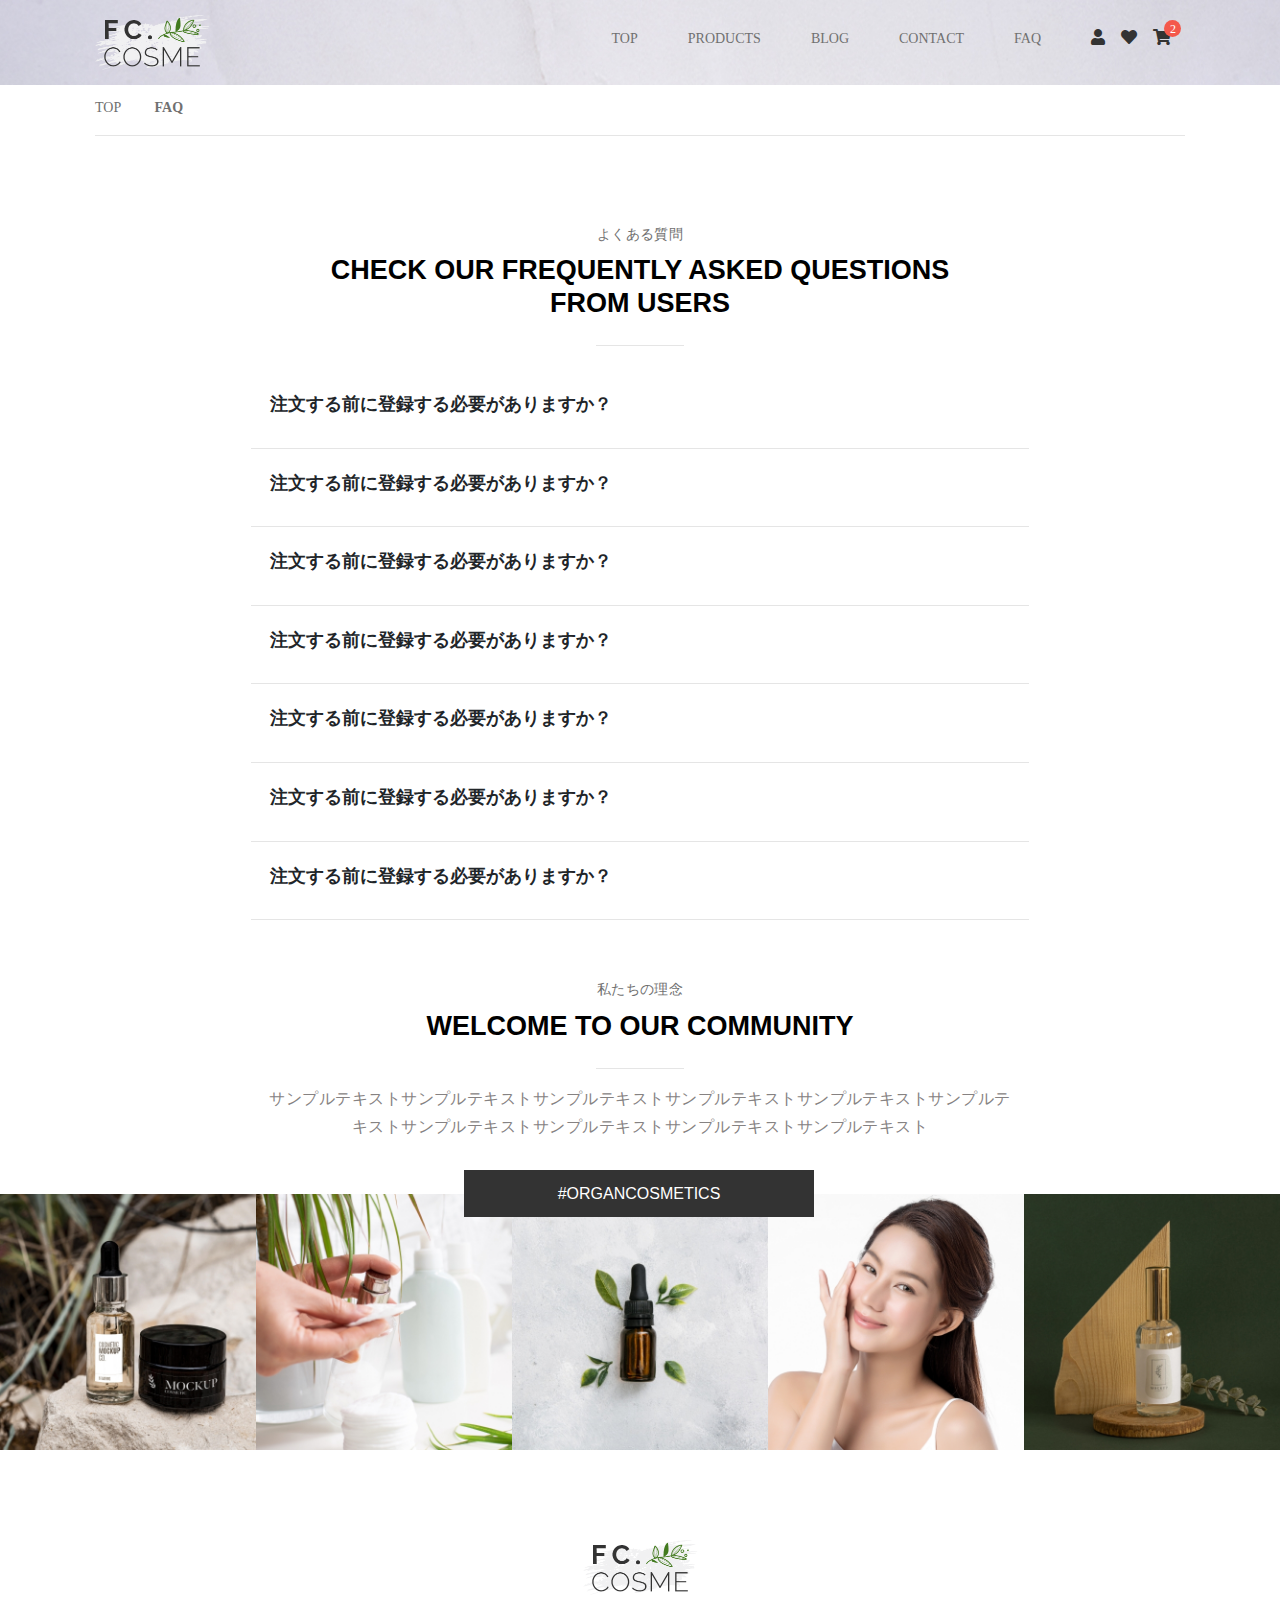
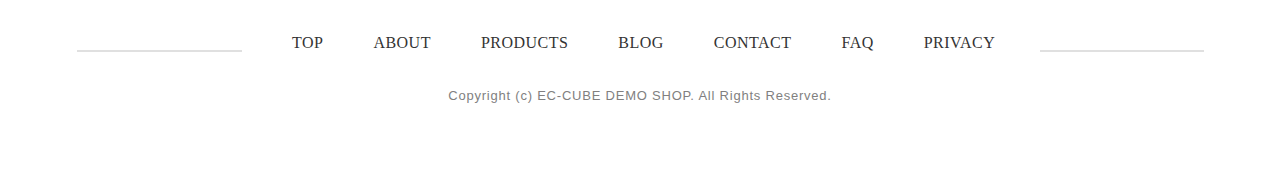
<file: faq.html>
<!DOCTYPE html>
<html lang="en">
    <head>
        <!-- Required meta tags -->
        <meta charset="UTF-8">
        <meta name="viewport" content="width=device-width, initial-scale=1">
        <!-- Bootstrap CSS -->
        <link href="assets/bootstrap/bootstrap-4/css/bootstrap.min.css"
            rel="stylesheet">
        <link rel="stylesheet" href="assets/css/faq.css">
        <link rel="stylesheet" href="assets/css/reset.css">
        <!-- Font-awesome -->
        <link rel="stylesheet"
            href="https://cdnjs.cloudflare.com/ajax/libs/font-awesome/6.4.0/css/all.min.css"
            integrity="sha512-iecdLmaskl7CVkqkXNQ/ZH/XLlvWZOJyj7Yy7tcenmpD1ypASozpmT/E0iPtmFIB46ZmdtAc9eNBvH0H/ZpiBw=="
            crossorigin="anonymous" referrerpolicy="no-referrer" />
        <link rel="stylesheet" href="assets/fonts/fontawesome/css/all.css">
        <link rel="preconnect" href="https://fonts.gstatic.com">
        <link
            href="https://fonts.googleapis.com/css2?family=Roboto&display=swap"
            rel="stylesheet">
        <!-- JQuery first, then Popper.js, then Bootstrap JS -->
        <script src="assets/bootstrap/bootstrap-4/js/jquery-3.2.1.slim.min.js"></script>
        <script src="assets/bootstrap/bootstrap-4/js/popper.min.js"></script>
        <script src="assets/bootstrap/bootstrap-4/js/bootstrap.min.js"></script>
        <!-- Carousel-slide -->
        <link rel="stylesheet"
            href="assets/owlcarousel/assets/owl.carousel.min.css">
        <link rel="stylesheet"
            href="assets/owlcarousel/assets/owl.theme.default.min.css">
        <script src="assets/js/jquery-3.2.1.js"></script>
        <script src="assets/owlcarousel/owl.carousel.min.js"></script>
        <script src="assets/js/app.js"></script>

        <title>FAQ | コーディング代行のサンプルページ04</title>
    </head>
    <body>
        <!-- Wrapper  -->
        <div id="wrapper">
            <!-- Header  -->
            <div id="header">
                <div class="container">
                    <!-- Logo-left -->
                    <a class="header-logo" href="index.html"><img
                            class="header-logo-img" src="assets/images/logo.png"
                            alt="logo"></a>
                    <!-- Header-right -->
                    <nav>
                        <ul id="main-menu">
                            <li><a href="index.html">TOP</a></li>
                            <li><a href="product.html">PRODUCTS</a></li>
                            <li><a href="blog.html">BLOG</a></li>
                            <li><a href="#">CONTACT</a></li>
                            <li><a href="faq.html">FAQ</a></li>
                            <li><a class="user-link" href="#"><i class="fas
                                        fa-solid fa-user"></i></a></li>
                            <li><a class="heart-link" href="#"><i class="fas
                                        fa-solid fa-heart"></i></a></li>
                            <li><a class="cart-link" href="#"><i class="fas
                                        fa-shopping-cart"></i><span
                                        class="cart-notice">2</span></a></li>
                        </ul>
                    </nav>
                </div>
            </div>
            <!-- Main  -->
            <div class="main">
                <!-- nav  -->
                <div class="wp-nav">
                    <ul class="nav-list">
                        <li><a class="nav-item" href="">TOP</a><i
                                class="icon-item fa-solid fa-angle-right"></i></li>
                        <li><a class="nav-item item-bold">FAQ</a></li>
                    </ul>
                    <hr class="nav-line">
                </div>
                <!-- section-product -->
                <section class="section-new-serum">
                    <div class="wp-collection">
                        <h1 class="common-title">
                            <span class="is-japanese">よくある質問</span>
                            <span class="is-english font-raleway">
                                CHECK OUR FREQUENTLY ASKED
                                QUESTIONS
                                <br> 
                                FROM USERS
                            </span>
                            <hr class="common-blog-line">
                        </h1>
                        <ul class="faq-list">
                            <li class="item-list d-flex">
                                <i class="fa-solid fa-angle-right"></i>
                                <h2 class="faq-title">注文する前に登録する必要がありますか？</h2>
                            </li>
                            <hr class="line-bottom">
                            <li class="item-list d-flex">
                                <i class="fa-solid fa-angle-right"></i>
                                <h2 class="faq-title">注文する前に登録する必要がありますか？</h2>
                            </li>
                            <hr class="line-bottom">
                            <li class="item-list d-flex">
                                <i class="fa-solid fa-angle-right"></i>
                                <h2 class="faq-title">注文する前に登録する必要がありますか？</h2>
                            </li>
                            <hr class="line-bottom">
                            <li class="item-list d-flex">
                                <i class="fa-solid fa-angle-right"></i>
                                <h2 class="faq-title">注文する前に登録する必要がありますか？</h2>
                            </li>
                            <hr class="line-bottom">
                            <li class="item-list d-flex">
                                <i class="fa-solid fa-angle-right"></i>
                                <h2 class="faq-title">注文する前に登録する必要がありますか？</h2>
                            </li>
                            <hr class="line-bottom">
                            <li class="item-list d-flex">
                                <i class="fa-solid fa-angle-right"></i>
                                <h2 class="faq-title">注文する前に登録する必要がありますか？</h2>
                            </li>
                            <hr class="line-bottom">
                            <li class="item-list d-flex">
                                <i class="fa-solid fa-angle-right"></i>
                                <h2 class="faq-title">注文する前に登録する必要がありますか？</h2>
                            </li>
                            <hr class="line-bottom">
                        </ul>
                    </div>
                </section>
            </div>
            <!-- Footer  -->
            <footer>
                <div class="wp-footer">
                    <h2 class="common-title">
                        <span class="is-japanese">私たちの理念</span>
                        <span class="is-english">WELCOME TO OUR COMMUNITY</span><hr
                            class="common-blog-line">
                    </h2>
                    <p class="common-text">サンプルテキストサンプルテキストサンプルテキストサンプルテキストサンプルテキストサンプルテキストサンプルテキストサンプルテキストサンプルテキストサンプルテキスト</p>
                </div>
                <div class="organ-cosmetics-wrap">
                    <h3 class="organ-title">#ORGANCOSMETICS</h3>
                    <ul class="organ-cosmetics-list">
                        <li class="organ-product">
                            <a class="link-product" href="#">
                                <img class="organ-img"
                                    src="assets/images/img_organ_01.jpg"
                                    alt="#ORGANCOSMETICS" />
                                <span class="quantity-like">72</span>
                            </a>
                        </li>
                        <li class="organ-product">
                            <a class="link-product" href="#">
                                <img class="organ-img"
                                    src="assets/images/img_organ_02.jpg"
                                    alt="#ORGANCOSMETICS" />
                                <span class="quantity-like">72</span>
                            </a>
                        </li>
                        <li class="organ-product">
                            <a class="link-product" href="#">
                                <img class="organ-img"
                                    src="assets/images/img_organ_03.jpg"
                                    alt="#ORGANCOSMETICS" />
                                <span class="quantity-like">72</span>
                            </a>
                        </li>
                        <li class="organ-product">
                            <a class="link-product" href="#">
                                <img class="organ-img"
                                    src="assets/images/img_organ_04.jpg"
                                    alt="#ORGANCOSMETICS" />
                                <span class="quantity-like">72</span>
                            </a>
                        </li>
                        <li class="organ-product">
                            <a class="link-product" href="#">
                                <img class="organ-img"
                                    src="assets/images/img_organ_05.jpg"
                                    alt="#ORGANCOSMETICS" loading="lazy">
                                <span class="quantity-like">72</span>
                            </a>
                        </li>
                    </ul>
                </div>
                <div class="wp-footer-cp">
                    <a class="footer-logo">
                        <img src="assets/images/logo.png" alt=""/>
                    </a>
                    <div class="wp-footer-nav">
                        <nav class="footer-nav">
                            <ul class="footer-nav-list">
                                <li><a class="nav-list-item" href="#">TOP</a></li>
                                <li><a class="nav-list-item" href="#">ABOUT</a></li>
                                <li><a class="nav-list-item" href="#">PRODUCTS</a></li>
                                <li><a class="nav-list-item" href="#">BLOG</a></li>
                                <li><a class="nav-list-item" href="#">CONTACT</a></li>
                                <li><a class="nav-list-item" href="#">FAQ</a></li>
                                <li><a class="nav-list-item" href="#">PRIVACY</a></li>
                            </ul>
                        </nav>
                    </div>
                    <p class="copyright">Copyright (c) EC-CUBE DEMO SHOP. All
                        Rights Reserved.</p>
                </div>
            </footer>
        </div>
    </body>
</html>
</file>
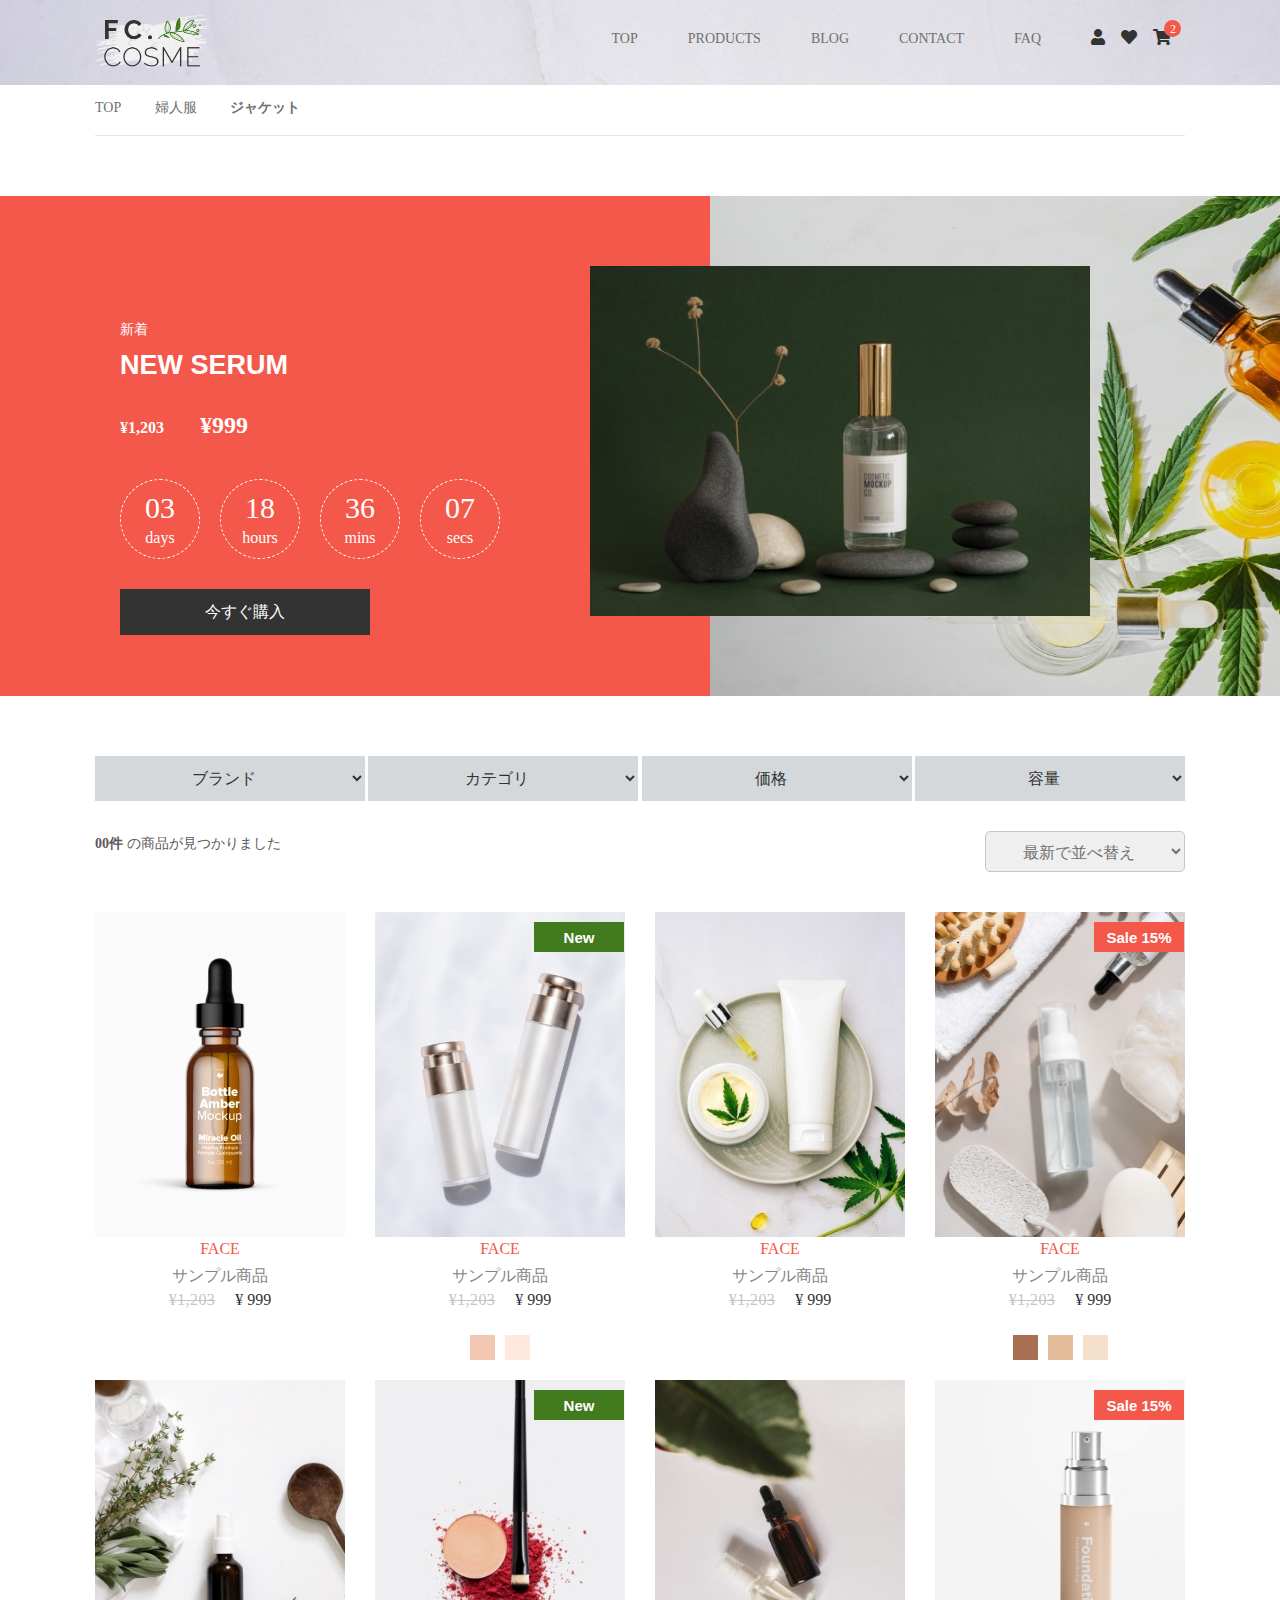
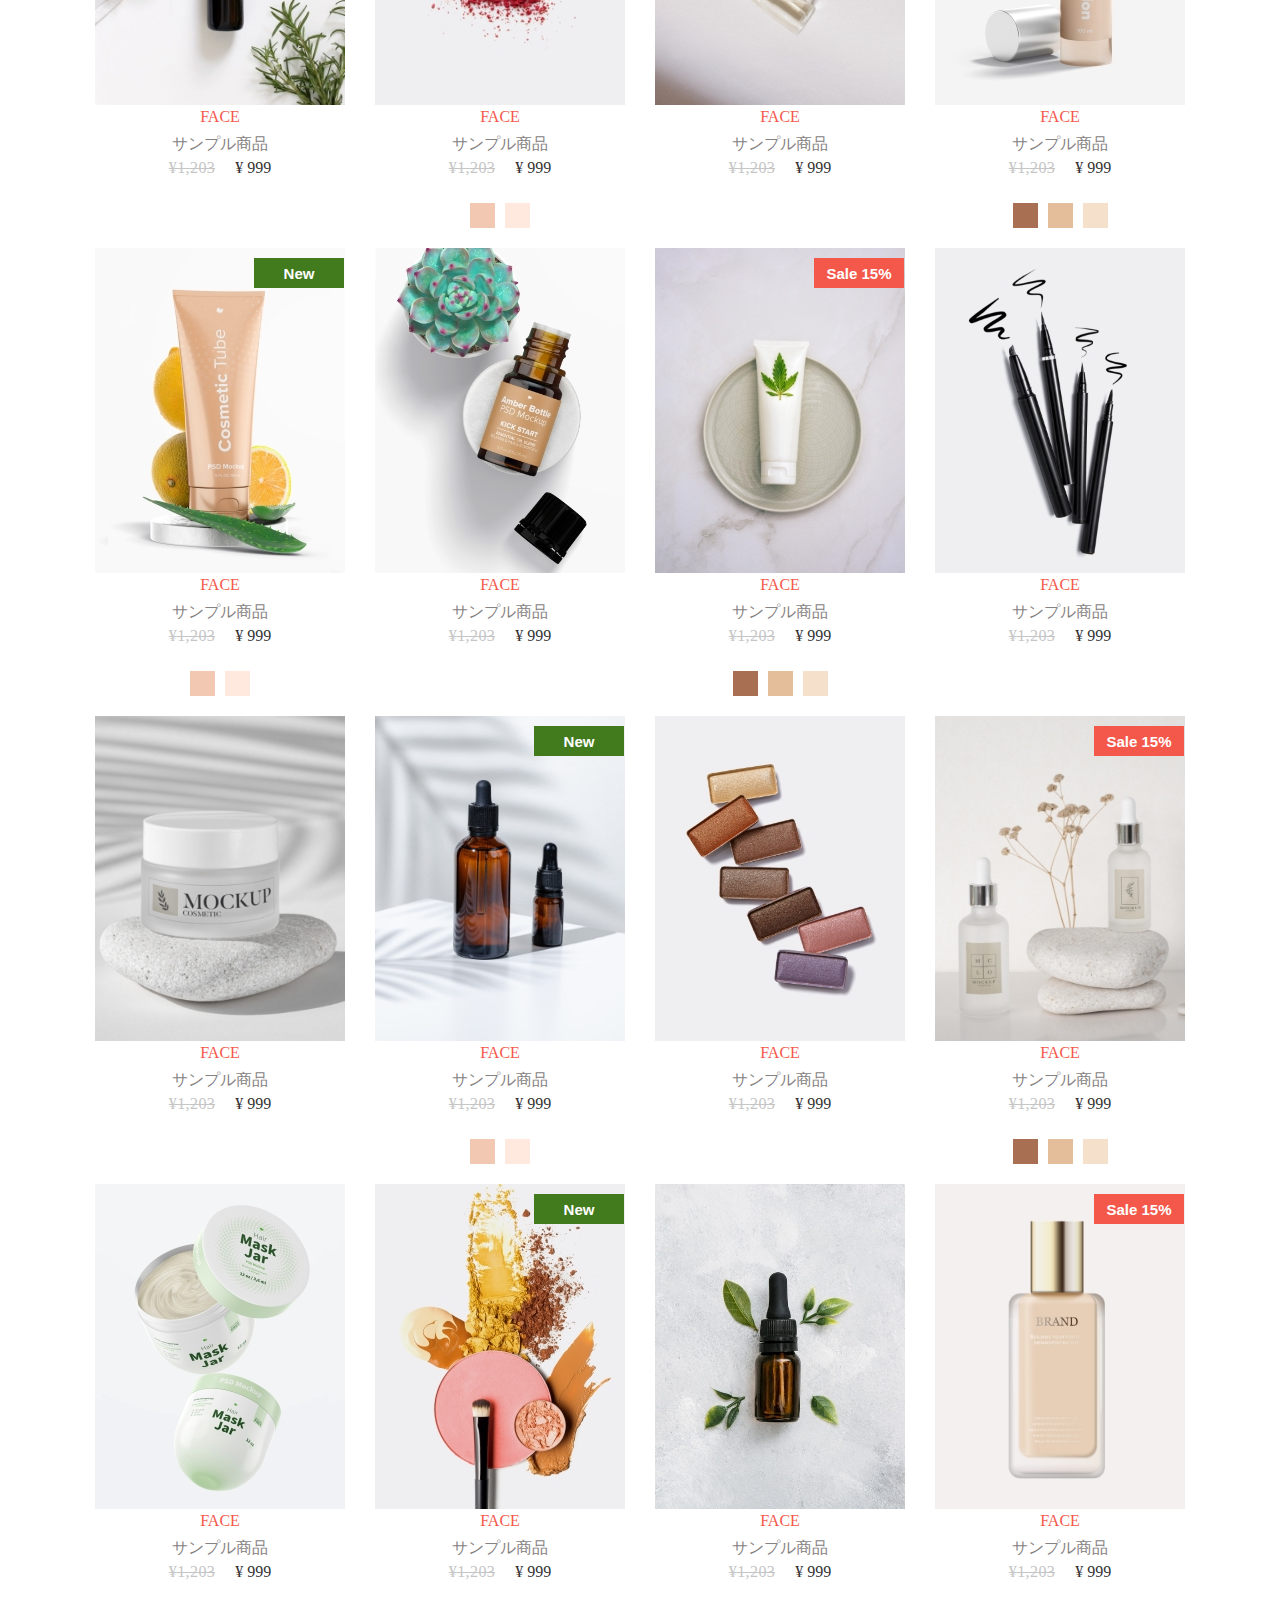
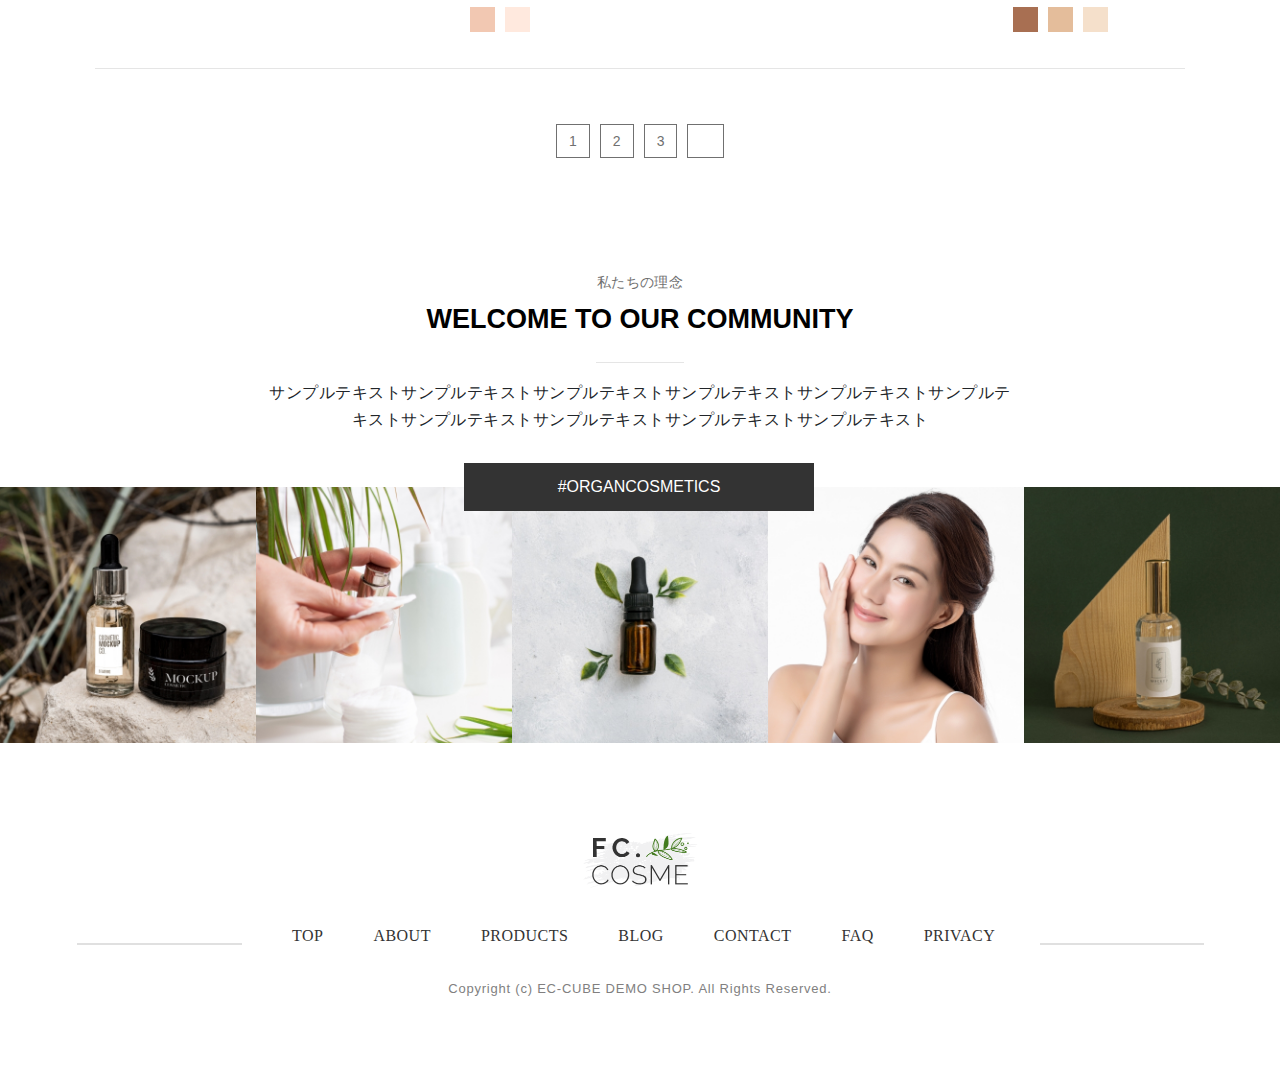
<file: product.html>
<!DOCTYPE html>
<html lang="en">
    <head>
        <!-- Required meta tags -->
        <meta charset="UTF-8">
        <meta name="viewport" content="width=device-width, initial-scale=1">
        <!-- Bootstrap CSS -->
        <link href="assets/bootstrap/bootstrap-4/css/bootstrap.min.css"
            rel="stylesheet">
        <link rel="stylesheet" href="assets/css/product.css">
        <link rel="stylesheet" href="assets/css/reset.css">
        <!-- Font-awesome -->
        <link rel="stylesheet"
            href="https://cdnjs.cloudflare.com/ajax/libs/font-awesome/6.4.0/css/all.min.css"
            integrity="sha512-iecdLmaskl7CVkqkXNQ/ZH/XLlvWZOJyj7Yy7tcenmpD1ypASozpmT/E0iPtmFIB46ZmdtAc9eNBvH0H/ZpiBw=="
            crossorigin="anonymous" referrerpolicy="no-referrer" />
        <link rel="stylesheet" href="assets/fonts/fontawesome/css/all.css">
        <link rel="preconnect" href="https://fonts.gstatic.com">
        <link
            href="https://fonts.googleapis.com/css2?family=Roboto&display=swap"
            rel="stylesheet">
        <!-- JQuery first, then Popper.js, then Bootstrap JS -->
        <script src="assets/bootstrap/bootstrap-4/js/jquery-3.2.1.slim.min.js"></script>
        <script src="assets/bootstrap/bootstrap-4/js/popper.min.js"></script>
        <script src="assets/bootstrap/bootstrap-4/js/bootstrap.min.js"></script>
        <!-- Carousel-slide -->
        <link rel="stylesheet"
            href="assets/owlcarousel/assets/owl.carousel.min.css">
        <link rel="stylesheet"
            href="assets/owlcarousel/assets/owl.theme.default.min.css">
        <script src="assets/js/jquery-3.2.1.js"></script>
        <script src="assets/owlcarousel/owl.carousel.min.js"></script>
        <script src="assets/js/app.js"></script>

        <title>PRODUCT | コーディング代行のサンプルページ02</title>
    </head>
    <body>
        <!-- Wrapper  -->
        <div id="wrapper">
            <!-- Header  -->
            <div id="header">
                <div class="container">
                    <!-- Logo-left -->
                    <a class="header-logo" href="index.html"><img
                            class="header-logo-img" src="assets/images/logo.png"
                            alt="logo"></a>
                    <!-- Header-right -->
                    <nav>
                        <ul id="main-menu">
                            <li><a href="index.html">TOP</a></li>
                            <li><a href="product.html">PRODUCTS</a></li>
                            <li><a href="blog.html">BLOG</a></li>
                            <li><a href="#">CONTACT</a></li>
                            <li><a href="faq.html">FAQ</a></li>
                            <li><a class="user-link" href="#"><i class="fas
                                        fa-solid fa-user"></i></a></li>
                            <li><a class="heart-link" href="#"><i class="fas
                                        fa-solid fa-heart"></i></a></li>
                            <li><a class="cart-link" href="#"><i class="fas
                                        fa-shopping-cart"></i><span
                                        class="cart-notice">2</span></a></li>
                        </ul>
                    </nav>
                </div>
            </div>
            <!-- Main  -->
            <div class="main">
                <!-- nav  -->
                <div class="wp-nav">
                    <ul class="nav-list">
                        <li><a class="nav-item" href="">TOP</a><i
                                class="icon-item fa-solid fa-angle-right"></i></li>
                        <li><a class="nav-item" href="">婦人服</a><i
                                class="icon-item fa-solid fa-angle-right"></i></li>
                        <li><a class="nav-item item-bold">ジャケット</a></li>
                    </ul>
                    <hr class="nav-line">
                </div>
                <!-- section-new-serum  -->
                <section class="section-new-serum">
                    <div class="inner-wrapper">
                        <div class="block-left">
                            <div class="content-left">
                                <h1 class="common-title">
                                    <span class="is-japanese-product">新着</span>
                                    <span class="is-english-product">NEW SERUM</span>
                                </h1>
                                <p class="product-price">
                                    <span class="original-price">¥1,203</span>
                                    <span class="sale-price-product">¥999</span>
                                </p>
                                <ul class="list-time d-flex">
                                    <li>
                                        <span class="number">03</span>
                                        <span class="text">days</span>
                                    </li>
                                    <li>
                                        <span class="number">18</span>
                                        <span class="text">hours</span>
                                    </li>
                                    <li>
                                        <span class="number">36</span>
                                        <span class="text">mins</span>
                                    </li>
                                    <li>
                                        <span class="number">07</span>
                                        <span class="text">secs</span>
                                    </li>
                                </ul>
                                <a class="common-button" href="#">今すぐ購入</a>
                            </div>
                        </div>
                        <div class="block-right">
                            <img src="assets/images/img_product_21.jpg" alt="" class="images-right">
                        </div>
                        <img class="images-background"src="assets/images/img_product_22.jpg" width="500" height="350" alt="今週の取引 NEW SERUM">
                    </div>
                </section>
                <!-- section-select  -->
                <section class="section-common-collection">
                    <div class="wp-box-dropdown">
                        <div class="drop-down-list">
                            <select class="select-box-menu">
                                <option value="ブランド">ブランド</option>
                                <option value="Brand A">Brand A</option>
                                <option value="Brand B">Brand B</option>
                                <option value="Brand C">Brand C</option>
                                <option value="Brand D">Brand D</option>
                                <option value="Brand E">Brand E</option>
                                <option value="Brand F">Brand F</option>
                            </select>
                            <select class="select-box-menu">
                                <option value="カテゴリ">カテゴリ</option>
                                <option value="コスメ">コスメ</option>
                                <option value="スキンケア">スキンケア</option>
                                <option value="ボディケア">ボディケア</option>
                                <option value="ヘアケア">ヘアケア</option>
                            </select>
                            <select class="select-box-menu">
                                <option value="価格">価格</option>
                                <option value="¥100 - ¥200">¥100 - ¥200</option>
                                <option value="¥200 - ¥300">¥200 - ¥300</option>
                                <option value="¥300 - ¥400">¥300 - ¥400</option>
                                <option value="¥400 - ¥500">¥400 - ¥500</option>
                                <option value="¥500 - ¥600">¥500 - ¥600</option>
                                <option value="¥600 - ¥1000">¥600 - ¥1000</option>
                            </select>
                            <select class="select-box-menu">
                                <option value="容量">容量</option>
                                <option value="10ml">10ml</option>
                                <option value="20ml">20ml</option>
                                <option value="40ml">40ml</option>
                                <option value="50ml">50ml</option>
                                <option value="70ml">70ml</option>
                                <option value="100ml">100ml</option>
                            </select>
                        </div>
                    </div>
                    <div class="wp-box">
                        <div class="wp-num">
                            <p class="text-filter">
                                <span>00件</span>
                                の商品が見つかりました
                            </p>
                        </div>
                        <div class="wp-filter">
                            <select class="select-box">
                                <option value="最新で並べ替え">最新で並べ替え</option>
                                <option value="人気順に並べ替え">人気順に並べ替え</option>
                                <option value="低価格で並べ替え">低価格で並べ替え</option>
                                <option value="高価格で並べ替え">高価格で並べ替え</option>
                            </select>
                        </div>
                    </div>
                    <!-- section-products  -->
                    <!-- row-1 -->
                    <div class="wp-collection">
                        <ul class="products-list">
                            <li class="product-detail">
                                <a class="product-link" href="">
                                    <div class="wrap-image-product">
                                        <div class="product-image">
                                            <img
                                                src="assets/images/img_product_01.jpg"
                                                width="250" height="325"
                                                alt="サンプル商品">
                                        </div>
                                        <ul class="select-list">
                                            <li>
                                                <img class="icon-cart"
                                                    src="assets/images/icon_product_cart.png"
                                                    alt="cart">
                                                <img class="is-hover"
                                                    src="assets/images/icon_product_cart_hover.png"
                                                    alt="cart">
                                            </li>
                                            <li>
                                                <img class="icon-cart"
                                                    src="assets/images/icon_product_view.png"
                                                    alt="view">
                                                <img class="is-hover"
                                                    src="assets/images/icon_product_view_hover.png"
                                                    alt="view">
                                            </li>
                                            <li>
                                                <img class="icon-cart"
                                                    src="assets/images/icon_product_like.png"
                                                    alt="like">
                                                <img class="is-hover"
                                                    src="assets/images/icon_product_like_hover.png"
                                                    alt="like">
                                            </li>
                                            <li>
                                                <img class="icon-cart"
                                                    src="assets/images/icon_product_load.png"
                                                    alt="load">
                                                <img class="is-hover"
                                                    src="assets/images/icon_product_like_hover.png"
                                                    alt="load">
                                            </li>
                                        </ul>
                                    </div>
                                    <div class="wrap-main-content">
                                        <div class="main-content-product">
                                            <span class="text-face">FACE</span>
                                            <h3 class="product-name">サンプル商品</h3>
                                            <p class="product-price">
                                                <span class="original-price">¥1,203</span><span
                                                    class="sale-price">¥ 999</span>
                                            </p>
                                        </div>
                                    </div>
                                </a>
                            </li>
                            <li class="product-detail">
                                <a class="product-link" href="#">
                                    <div class="wrap-image-product">
                                        <div class="product-image">
                                            <img
                                                src="assets/images/img_product_02 (1).jpg"
                                                width="250" height="325"
                                                alt="サンプル商品">
                                        </div>
                                        <span class="is-tag is-new">New</span>
                                        <ul class="select-list">
                                            <li>
                                                <img class="icon-cart"
                                                    src="assets/images/icon_product_cart.png"
                                                    alt="cart">
                                                <img class="is-hover"
                                                    src="assets/images/icon_product_cart_hover.png"
                                                    alt="cart">
                                            </li>
                                            <li>
                                                <img class="icon-cart"
                                                    src="assets/images/icon_product_view.png"
                                                    alt="view">
                                                <img class="is-hover"
                                                    src="assets/images/icon_product_view_hover.png"
                                                    alt="view">
                                            </li>
                                            <li>
                                                <img class="icon-cart"
                                                    src="assets/images/icon_product_like.png"
                                                    alt="like">
                                                <img class="is-hover"
                                                    src="assets/images/icon_product_like_hover.png"
                                                    alt="like">
                                            </li>
                                            <li>
                                                <img class="icon-cart"
                                                    src="assets/images/icon_product_load.png"
                                                    alt="load">
                                                <img class="is-hover"
                                                    src="assets/images/icon_product_like_hover.png"
                                                    alt="load">
                                            </li>
                                        </ul>
                                    </div>
                                    <div class="wrap-main-content">
                                        <div class="main-content-product">
                                            <span class="text-face">FACE</span>
                                            <h3 class="product-name">サンプル商品</h3>
                                            <p class="product-price">
                                                <span class="original-price">¥1,203</span><span
                                                    class="sale-price">¥ 999</span>
                                            </p>
                                        </div>
                                        <ul class="color-list">
                                            <li class="is-medium-light"></li>
                                            <li class="is-bright-light"></li>
                                        </ul>
                                    </div>
                                </a>
                            </li>
                            <li class="product-detail">
                                <a class="product-link"
                                    href="./product/detail/">
                                    <div class="wrap-image-product">
                                        <div class="product-image">
                                            <img
                                                src="assets/images/img_product_03 (1).jpg"
                                                width="250" height="325"
                                                alt="サンプル商品">
                                        </div>
                                        <ul class="select-list">
                                            <li>
                                                <img class="icon-cart"
                                                    src="assets/images/icon_product_cart.png"
                                                    alt="cart">
                                                <img class="is-hover"
                                                    src="assets/images/icon_product_cart_hover.png"
                                                    alt="cart">
                                            </li>
                                            <li>
                                                <img class="icon-cart"
                                                    src="assets/images/icon_product_view.png"
                                                    alt="view">
                                                <img class="is-hover"
                                                    src="assets/images/icon_product_view_hover.png"
                                                    alt="view">
                                            </li>
                                            <li>
                                                <img class="icon-cart"
                                                    src="assets/images/icon_product_like.png"
                                                    alt="like">
                                                <img class="is-hover"
                                                    src="assets/images/icon_product_like_hover.png"
                                                    alt="like">
                                            </li>
                                            <li>
                                                <img class="icon-cart"
                                                    src="assets/images/icon_product_load.png"
                                                    alt="load">
                                                <img class="is-hover"
                                                    src="assets/images/icon_product_like_hover.png"
                                                    alt="load">
                                            </li>
                                        </ul>
                                    </div>
                                    <div class="wrap-main-content">
                                        <div class="main-content-product">
                                            <span class="text-face">FACE</span>
                                            <h3 class="product-name">サンプル商品</h3>
                                            <p class="product-price">
                                                <span class="original-price">¥1,203</span><span
                                                    class="sale-price">¥ 999</span>
                                            </p>
                                        </div>
                                    </div>
                                </a>
                            </li>
                            <li class="product-detail">
                                <a class="product-link"
                                    href="./product/detail/">
                                    <div class="wrap-image-product">
                                        <div class="product-image">
                                            <img
                                                src="assets/images/img_product_04 (1).jpg"
                                                width="250" height="325"
                                                alt="サンプル商品">
                                        </div>
                                        <span class="is-tag is-new-sale">Sale 15%</span>
                                        <ul class="select-list">
                                            <li>
                                                <img class="icon-cart"
                                                    src="assets/images/icon_product_cart.png"
                                                    alt="cart">
                                                <img class="is-hover"
                                                    src="assets/images/icon_product_cart_hover.png"
                                                    alt="cart">
                                            </li>
                                            <li>
                                                <img class="icon-cart"
                                                    src="assets/images/icon_product_view.png"
                                                    alt="view">
                                                <img class="is-hover"
                                                    src="assets/images/icon_product_view_hover.png"
                                                    alt="view">
                                            </li>
                                            <li>
                                                <img class="icon-cart"
                                                    src="assets/images/icon_product_like.png"
                                                    alt="like">
                                                <img class="is-hover"
                                                    src="assets/images/icon_product_like_hover.png"
                                                    alt="like">
                                            </li>
                                            <li>
                                                <img class="icon-cart"
                                                    src="assets/images/icon_product_load.png"
                                                    alt="load">
                                                <img class="is-hover"
                                                    src="assets/images/icon_product_like_hover.png"
                                                    alt="load">
                                            </li>
                                        </ul>
                                    </div>
                                    <div class="wrap-main-content">
                                        <div class="main-content-product">
                                            <span class="text-face">FACE</span>
                                            <h3 class="product-name">サンプル商品</h3>
                                            <p class="product-price">
                                                <span class="original-price">¥1,203</span><span
                                                    class="sale-price">¥ 999</span>
                                            </p>
                                        </div>
                                        <ul class="color-list">
                                            <li class="is-brown"></li>
                                            <li class="is-medium-brown"></li>
                                            <li class="is-light"></li>
                                        </ul>
                                    </div>
                                </a>
                            </li>
                        </ul>
                    </div>
                    <!-- row-2 -->
                    <div class="wp-collection">
                        <ul class="products-list">
                            <li class="product-detail">
                                <a class="product-link"
                                    href="./product/detail/">
                                    <div class="wrap-image-product">
                                        <div class="product-image">
                                            <img
                                                src="assets/images/img_product_05.jpg"
                                                width="250" height="325"
                                                alt="サンプル商品">
                                        </div>
                                        <ul class="select-list">
                                            <li>
                                                <img class="icon-cart"
                                                    src="assets/images/icon_product_cart.png"
                                                    alt="cart">
                                                <img class="is-hover"
                                                    src="assets/images/icon_product_cart_hover.png"
                                                    alt="cart">
                                            </li>
                                            <li>
                                                <img class="icon-cart"
                                                    src="assets/images/icon_product_view.png"
                                                    alt="view">
                                                <img class="is-hover"
                                                    src="assets/images/icon_product_view_hover.png"
                                                    alt="view">
                                            </li>
                                            <li>
                                                <img class="icon-cart"
                                                    src="assets/images/icon_product_like.png"
                                                    alt="like">
                                                <img class="is-hover"
                                                    src="assets/images/icon_product_like_hover.png"
                                                    alt="like">
                                            </li>
                                            <li>
                                                <img class="icon-cart"
                                                    src="assets/images/icon_product_load.png"
                                                    alt="load">
                                                <img class="is-hover"
                                                    src="assets/images/icon_product_like_hover.png"
                                                    alt="load">
                                            </li>
                                        </ul>
                                    </div>
                                    <div class="wrap-main-content">
                                        <div class="main-content-product">
                                            <span class="text-face">FACE</span>
                                            <h3 class="product-name">サンプル商品</h3>
                                            <p class="product-price">
                                                <span class="original-price">¥1,203</span><span
                                                    class="sale-price">¥ 999</span>
                                            </p>
                                        </div>
                                    </div>
                                </a>
                            </li>
                            <li class="product-detail">
                                <a class="product-link" href="#">
                                    <div class="wrap-image-product">
                                        <div class="product-image">
                                            <img
                                                src="assets/images/img_product_06.jpg"
                                                width="250" height="325"
                                                alt="サンプル商品">
                                        </div>
                                        <span class="is-tag is-new">New</span>
                                        <ul class="select-list">
                                            <li>
                                                <img class="icon-cart"
                                                    src="assets/images/icon_product_cart.png"
                                                    alt="cart">
                                                <img class="is-hover"
                                                    src="assets/images/icon_product_cart_hover.png"
                                                    alt="cart">
                                            </li>
                                            <li>
                                                <img class="icon-cart"
                                                    src="assets/images/icon_product_view.png"
                                                    alt="view">
                                                <img class="is-hover"
                                                    src="assets/images/icon_product_view_hover.png"
                                                    alt="view">
                                            </li>
                                            <li>
                                                <img class="icon-cart"
                                                    src="assets/images/icon_product_like.png"
                                                    alt="like">
                                                <img class="is-hover"
                                                    src="assets/images/icon_product_like_hover.png"
                                                    alt="like">
                                            </li>
                                            <li>
                                                <img class="icon-cart"
                                                    src="assets/images/icon_product_load.png"
                                                    alt="load">
                                                <img class="is-hover"
                                                    src="assets/images/icon_product_like_hover.png"
                                                    alt="load">
                                            </li>
                                        </ul>
                                    </div>
                                    <div class="wrap-main-content">
                                        <div class="main-content-product">
                                            <span class="text-face">FACE</span>
                                            <h3 class="product-name">サンプル商品</h3>
                                            <p class="product-price">
                                                <span class="original-price">¥1,203</span><span
                                                    class="sale-price">¥ 999</span>
                                            </p>
                                        </div>
                                        <ul class="color-list">
                                            <li class="is-medium-light"></li>
                                            <li class="is-bright-light"></li>
                                        </ul>
                                    </div>
                                </a>
                            </li>
                            <li class="product-detail">
                                <a class="product-link"
                                    href="./product/detail/">
                                    <div class="wrap-image-product">
                                        <div class="product-image">
                                            <img
                                                src="assets/images/img_product_07.jpg"
                                                width="250" height="325"
                                                alt="サンプル商品">
                                        </div>
                                        <ul class="select-list">
                                            <li>
                                                <img class="icon-cart"
                                                    src="assets/images/icon_product_cart.png"
                                                    alt="cart">
                                                <img class="is-hover"
                                                    src="assets/images/icon_product_cart_hover.png"
                                                    alt="cart">
                                            </li>
                                            <li>
                                                <img class="icon-cart"
                                                    src="assets/images/icon_product_view.png"
                                                    alt="view">
                                                <img class="is-hover"
                                                    src="assets/images/icon_product_view_hover.png"
                                                    alt="view">
                                            </li>
                                            <li>
                                                <img class="icon-cart"
                                                    src="assets/images/icon_product_like.png"
                                                    alt="like">
                                                <img class="is-hover"
                                                    src="assets/images/icon_product_like_hover.png"
                                                    alt="like">
                                            </li>
                                            <li>
                                                <img class="icon-cart"
                                                    src="assets/images/icon_product_load.png"
                                                    alt="load">
                                                <img class="is-hover"
                                                    src="assets/images/icon_product_like_hover.png"
                                                    alt="load">
                                            </li>
                                        </ul>
                                    </div>
                                    <div class="wrap-main-content">
                                        <div class="main-content-product">
                                            <span class="text-face">FACE</span>
                                            <h3 class="product-name">サンプル商品</h3>
                                            <p class="product-price">
                                                <span class="original-price">¥1,203</span><span
                                                    class="sale-price">¥ 999</span>
                                            </p>
                                        </div>
                                    </div>
                                </a>
                            </li>
                            <li class="product-detail">
                                <a class="product-link"
                                    href="./product/detail/">
                                    <div class="wrap-image-product">
                                        <div class="product-image">
                                            <img
                                                src="assets/images/img_product_08.jpg"
                                                width="250" height="325"
                                                alt="サンプル商品">
                                        </div>
                                        <span class="is-tag is-new-sale">Sale 15%</span>
                                        <ul class="select-list">
                                            <li>
                                                <img class="icon-cart"
                                                    src="assets/images/icon_product_cart.png"
                                                    alt="cart">
                                                <img class="is-hover"
                                                    src="assets/images/icon_product_cart_hover.png"
                                                    alt="cart">
                                            </li>
                                            <li>
                                                <img class="icon-cart"
                                                    src="assets/images/icon_product_view.png"
                                                    alt="view">
                                                <img class="is-hover"
                                                    src="assets/images/icon_product_view_hover.png"
                                                    alt="view">
                                            </li>
                                            <li>
                                                <img class="icon-cart"
                                                    src="assets/images/icon_product_like.png"
                                                    alt="like">
                                                <img class="is-hover"
                                                    src="assets/images/icon_product_like_hover.png"
                                                    alt="like">
                                            </li>
                                            <li>
                                                <img class="icon-cart"
                                                    src="assets/images/icon_product_load.png"
                                                    alt="load">
                                                <img class="is-hover"
                                                    src="assets/images/icon_product_like_hover.png"
                                                    alt="load">
                                            </li>
                                        </ul>
                                    </div>
                                    <div class="wrap-main-content">
                                        <div class="main-content-product">
                                            <span class="text-face">FACE</span>
                                            <h3 class="product-name">サンプル商品</h3>
                                            <p class="product-price">
                                                <span class="original-price">¥1,203</span><span
                                                    class="sale-price">¥ 999</span>
                                            </p>
                                        </div>
                                        <ul class="color-list">
                                            <li class="is-brown"></li>
                                            <li class="is-medium-brown"></li>
                                            <li class="is-light"></li>
                                        </ul>
                                    </div>
                                </a>
                            </li>
                        </ul>
                    </div>
                    <!-- row-3 -->
                    <div class="wp-collection">
                        <ul class="products-list">
                            <li class="product-detail">
                                <a class="product-link" href="#">
                                    <div class="wrap-image-product">
                                        <div class="product-image">
                                            <img
                                                src="assets/images/img_product_09.jpg"
                                                width="250" height="325"
                                                alt="サンプル商品">
                                        </div>
                                        <span class="is-tag is-new">New</span>
                                        <ul class="select-list">
                                            <li>
                                                <img class="icon-cart"
                                                    src="assets/images/icon_product_cart.png"
                                                    alt="cart">
                                                <img class="is-hover"
                                                    src="assets/images/icon_product_cart_hover.png"
                                                    alt="cart">
                                            </li>
                                            <li>
                                                <img class="icon-cart"
                                                    src="assets/images/icon_product_view.png"
                                                    alt="view">
                                                <img class="is-hover"
                                                    src="assets/images/icon_product_view_hover.png"
                                                    alt="view">
                                            </li>
                                            <li>
                                                <img class="icon-cart"
                                                    src="assets/images/icon_product_like.png"
                                                    alt="like">
                                                <img class="is-hover"
                                                    src="assets/images/icon_product_like_hover.png"
                                                    alt="like">
                                            </li>
                                            <li>
                                                <img class="icon-cart"
                                                    src="assets/images/icon_product_load.png"
                                                    alt="load">
                                                <img class="is-hover"
                                                    src="assets/images/icon_product_like_hover.png"
                                                    alt="load">
                                            </li>
                                        </ul>
                                    </div>
                                    <div class="wrap-main-content">
                                        <div class="main-content-product">
                                            <span class="text-face">FACE</span>
                                            <h3 class="product-name">サンプル商品</h3>
                                            <p class="product-price">
                                                <span class="original-price">¥1,203</span><span
                                                    class="sale-price">¥ 999</span>
                                            </p>
                                        </div>
                                        <ul class="color-list">
                                            <li class="is-medium-light"></li>
                                            <li class="is-bright-light"></li>
                                        </ul>
                                    </div>
                                </a>
                            </li>
                            <li class="product-detail">
                                <a class="product-link"
                                    href="./product/detail/">
                                    <div class="wrap-image-product">
                                        <div class="product-image">
                                            <img
                                                src="assets/images/img_product_10.jpg"
                                                width="250" height="325"
                                                alt="サンプル商品">
                                        </div>
                                        <ul class="select-list">
                                            <li>
                                                <img class="icon-cart"
                                                    src="assets/images/icon_product_cart.png"
                                                    alt="cart">
                                                <img class="is-hover"
                                                    src="assets/images/icon_product_cart_hover.png"
                                                    alt="cart">
                                            </li>
                                            <li>
                                                <img class="icon-cart"
                                                    src="assets/images/icon_product_view.png"
                                                    alt="view">
                                                <img class="is-hover"
                                                    src="assets/images/icon_product_view_hover.png"
                                                    alt="view">
                                            </li>
                                            <li>
                                                <img class="icon-cart"
                                                    src="assets/images/icon_product_like.png"
                                                    alt="like">
                                                <img class="is-hover"
                                                    src="assets/images/icon_product_like_hover.png"
                                                    alt="like">
                                            </li>
                                            <li>
                                                <img class="icon-cart"
                                                    src="assets/images/icon_product_load.png"
                                                    alt="load">
                                                <img class="is-hover"
                                                    src="assets/images/icon_product_like_hover.png"
                                                    alt="load">
                                            </li>
                                        </ul>
                                    </div>
                                    <div class="wrap-main-content">
                                        <div class="main-content-product">
                                            <span class="text-face">FACE</span>
                                            <h3 class="product-name">サンプル商品</h3>
                                            <p class="product-price">
                                                <span class="original-price">¥1,203</span><span
                                                    class="sale-price">¥ 999</span>
                                            </p>
                                        </div>
                                    </div>
                                </a>
                            </li>
                            <li class="product-detail">
                                <a class="product-link"
                                    href="./product/detail/">
                                    <div class="wrap-image-product">
                                        <div class="product-image">
                                            <img
                                                src="assets/images/img_product_11.jpg"
                                                width="250" height="325"
                                                alt="サンプル商品">
                                        </div>
                                        <span class="is-tag is-new-sale">Sale 15%</span>
                                        <ul class="select-list">
                                            <li>
                                                <img class="icon-cart"
                                                    src="assets/images/icon_product_cart.png"
                                                    alt="cart">
                                                <img class="is-hover"
                                                    src="assets/images/icon_product_cart_hover.png"
                                                    alt="cart">
                                            </li>
                                            <li>
                                                <img class="icon-cart"
                                                    src="assets/images/icon_product_view.png"
                                                    alt="view">
                                                <img class="is-hover"
                                                    src="assets/images/icon_product_view_hover.png"
                                                    alt="view">
                                            </li>
                                            <li>
                                                <img class="icon-cart"
                                                    src="assets/images/icon_product_like.png"
                                                    alt="like">
                                                <img class="is-hover"
                                                    src="assets/images/icon_product_like_hover.png"
                                                    alt="like">
                                            </li>
                                            <li>
                                                <img class="icon-cart"
                                                    src="assets/images/icon_product_load.png"
                                                    alt="load">
                                                <img class="is-hover"
                                                    src="assets/images/icon_product_like_hover.png"
                                                    alt="load">
                                            </li>
                                        </ul>
                                    </div>
                                    <div class="wrap-main-content">
                                        <div class="main-content-product">
                                            <span class="text-face">FACE</span>
                                            <h3 class="product-name">サンプル商品</h3>
                                            <p class="product-price">
                                                <span class="original-price">¥1,203</span><span
                                                    class="sale-price">¥ 999</span>
                                            </p>
                                        </div>
                                        <ul class="color-list">
                                            <li class="is-brown"></li>
                                            <li class="is-medium-brown"></li>
                                            <li class="is-light"></li>
                                        </ul>
                                    </div>
                                </a>
                            </li>
                            <li class="product-detail">
                                <a class="product-link"
                                    href="./product/detail/">
                                    <div class="wrap-image-product">
                                        <div class="product-image">
                                            <img
                                                src="assets/images/img_product_12.jpg"
                                                width="250" height="325"
                                                alt="サンプル商品">
                                        </div>
                                        <ul class="select-list">
                                            <li>
                                                <img class="icon-cart"
                                                    src="assets/images/icon_product_cart.png"
                                                    alt="cart">
                                                <img class="is-hover"
                                                    src="assets/images/icon_product_cart_hover.png"
                                                    alt="cart">
                                            </li>
                                            <li>
                                                <img class="icon-cart"
                                                    src="assets/images/icon_product_view.png"
                                                    alt="view">
                                                <img class="is-hover"
                                                    src="assets/images/icon_product_view_hover.png"
                                                    alt="view">
                                            </li>
                                            <li>
                                                <img class="icon-cart"
                                                    src="assets/images/icon_product_like.png"
                                                    alt="like">
                                                <img class="is-hover"
                                                    src="assets/images/icon_product_like_hover.png"
                                                    alt="like">
                                            </li>
                                            <li>
                                                <img class="icon-cart"
                                                    src="assets/images/icon_product_load.png"
                                                    alt="load">
                                                <img class="is-hover"
                                                    src="assets/images/icon_product_like_hover.png"
                                                    alt="load">
                                            </li>
                                        </ul>
                                    </div>
                                    <div class="wrap-main-content">
                                        <div class="main-content-product">
                                            <span class="text-face">FACE</span>
                                            <h3 class="product-name">サンプル商品</h3>
                                            <p class="product-price">
                                                <span class="original-price">¥1,203</span><span
                                                    class="sale-price">¥ 999</span>
                                            </p>
                                        </div>
                                    </div>
                                </a>
                            </li>
                        </ul>
                    </div>
                    <!-- row-4 -->
                    <div class="wp-collection">
                        <ul class="products-list">
                            <li class="product-detail">
                                <a class="product-link"
                                    href="./product/detail/">
                                    <div class="wrap-image-product">
                                        <div class="product-image">
                                            <img
                                                src="assets/images/img_product_13.jpg"
                                                width="250" height="325"
                                                alt="サンプル商品">
                                        </div>
                                        <ul class="select-list">
                                            <li>
                                                <img class="icon-cart"
                                                    src="assets/images/icon_product_cart.png"
                                                    alt="cart">
                                                <img class="is-hover"
                                                    src="assets/images/icon_product_cart_hover.png"
                                                    alt="cart">
                                            </li>
                                            <li>
                                                <img class="icon-cart"
                                                    src="assets/images/icon_product_view.png"
                                                    alt="view">
                                                <img class="is-hover"
                                                    src="assets/images/icon_product_view_hover.png"
                                                    alt="view">
                                            </li>
                                            <li>
                                                <img class="icon-cart"
                                                    src="assets/images/icon_product_like.png"
                                                    alt="like">
                                                <img class="is-hover"
                                                    src="assets/images/icon_product_like_hover.png"
                                                    alt="like">
                                            </li>
                                            <li>
                                                <img class="icon-cart"
                                                    src="assets/images/icon_product_load.png"
                                                    alt="load">
                                                <img class="is-hover"
                                                    src="assets/images/icon_product_like_hover.png"
                                                    alt="load">
                                            </li>
                                        </ul>
                                    </div>
                                    <div class="wrap-main-content">
                                        <div class="main-content-product">
                                            <span class="text-face">FACE</span>
                                            <h3 class="product-name">サンプル商品</h3>
                                            <p class="product-price">
                                                <span class="original-price">¥1,203</span><span
                                                    class="sale-price">¥ 999</span>
                                            </p>
                                        </div>
                                    </div>
                                </a>
                            </li>
                            <li class="product-detail">
                                <a class="product-link" href="#">
                                    <div class="wrap-image-product">
                                        <div class="product-image">
                                            <img
                                                src="assets/images/img_product_14.jpg"
                                                width="250" height="325"
                                                alt="サンプル商品">
                                        </div>
                                        <span class="is-tag is-new">New</span>
                                        <ul class="select-list">
                                            <li>
                                                <img class="icon-cart"
                                                    src="assets/images/icon_product_cart.png"
                                                    alt="cart">
                                                <img class="is-hover"
                                                    src="assets/images/icon_product_cart_hover.png"
                                                    alt="cart">
                                            </li>
                                            <li>
                                                <img class="icon-cart"
                                                    src="assets/images/icon_product_view.png"
                                                    alt="view">
                                                <img class="is-hover"
                                                    src="assets/images/icon_product_view_hover.png"
                                                    alt="view">
                                            </li>
                                            <li>
                                                <img class="icon-cart"
                                                    src="assets/images/icon_product_like.png"
                                                    alt="like">
                                                <img class="is-hover"
                                                    src="assets/images/icon_product_like_hover.png"
                                                    alt="like">
                                            </li>
                                            <li>
                                                <img class="icon-cart"
                                                    src="assets/images/icon_product_load.png"
                                                    alt="load">
                                                <img class="is-hover"
                                                    src="assets/images/icon_product_like_hover.png"
                                                    alt="load">
                                            </li>
                                        </ul>
                                    </div>
                                    <div class="wrap-main-content">
                                        <div class="main-content-product">
                                            <span class="text-face">FACE</span>
                                            <h3 class="product-name">サンプル商品</h3>
                                            <p class="product-price">
                                                <span class="original-price">¥1,203</span><span
                                                    class="sale-price">¥ 999</span>
                                            </p>
                                        </div>
                                        <ul class="color-list">
                                            <li class="is-medium-light"></li>
                                            <li class="is-bright-light"></li>
                                        </ul>
                                    </div>
                                </a>
                            </li>
                            <li class="product-detail">
                                <a class="product-link"
                                    href="./product/detail/">
                                    <div class="wrap-image-product">
                                        <div class="product-image">
                                            <img
                                                src="assets/images/img_product_15.jpg"
                                                width="250" height="325"
                                                alt="サンプル商品">
                                        </div>
                                        <ul class="select-list">
                                            <li>
                                                <img class="icon-cart"
                                                    src="assets/images/icon_product_cart.png"
                                                    alt="cart">
                                                <img class="is-hover"
                                                    src="assets/images/icon_product_cart_hover.png"
                                                    alt="cart">
                                            </li>
                                            <li>
                                                <img class="icon-cart"
                                                    src="assets/images/icon_product_view.png"
                                                    alt="view">
                                                <img class="is-hover"
                                                    src="assets/images/icon_product_view_hover.png"
                                                    alt="view">
                                            </li>
                                            <li>
                                                <img class="icon-cart"
                                                    src="assets/images/icon_product_like.png"
                                                    alt="like">
                                                <img class="is-hover"
                                                    src="assets/images/icon_product_like_hover.png"
                                                    alt="like">
                                            </li>
                                            <li>
                                                <img class="icon-cart"
                                                    src="assets/images/icon_product_load.png"
                                                    alt="load">
                                                <img class="is-hover"
                                                    src="assets/images/icon_product_like_hover.png"
                                                    alt="load">
                                            </li>
                                        </ul>
                                    </div>
                                    <div class="wrap-main-content">
                                        <div class="main-content-product">
                                            <span class="text-face">FACE</span>
                                            <h3 class="product-name">サンプル商品</h3>
                                            <p class="product-price">
                                                <span class="original-price">¥1,203</span><span
                                                    class="sale-price">¥ 999</span>
                                            </p>
                                        </div>
                                    </div>
                                </a>
                            </li>
                            <li class="product-detail">
                                <a class="product-link"
                                    href="./product/detail/">
                                    <div class="wrap-image-product">
                                        <div class="product-image">
                                            <img
                                                src="assets/images/img_product_16.jpg"
                                                width="250" height="325"
                                                alt="サンプル商品">
                                        </div>
                                        <span class="is-tag is-new-sale">Sale 15%</span>
                                        <ul class="select-list">
                                            <li>
                                                <img class="icon-cart"
                                                    src="assets/images/icon_product_cart.png"
                                                    alt="cart">
                                                <img class="is-hover"
                                                    src="assets/images/icon_product_cart_hover.png"
                                                    alt="cart">
                                            </li>
                                            <li>
                                                <img class="icon-cart"
                                                    src="assets/images/icon_product_view.png"
                                                    alt="view">
                                                <img class="is-hover"
                                                    src="assets/images/icon_product_view_hover.png"
                                                    alt="view">
                                            </li>
                                            <li>
                                                <img class="icon-cart"
                                                    src="assets/images/icon_product_like.png"
                                                    alt="like">
                                                <img class="is-hover"
                                                    src="assets/images/icon_product_like_hover.png"
                                                    alt="like">
                                            </li>
                                            <li>
                                                <img class="icon-cart"
                                                    src="assets/images/icon_product_load.png"
                                                    alt="load">
                                                <img class="is-hover"
                                                    src="assets/images/icon_product_like_hover.png"
                                                    alt="load">
                                            </li>
                                        </ul>
                                    </div>
                                    <div class="wrap-main-content">
                                        <div class="main-content-product">
                                            <span class="text-face">FACE</span>
                                            <h3 class="product-name">サンプル商品</h3>
                                            <p class="product-price">
                                                <span class="original-price">¥1,203</span><span
                                                    class="sale-price">¥ 999</span>
                                            </p>
                                        </div>
                                        <ul class="color-list">
                                            <li class="is-brown"></li>
                                            <li class="is-medium-brown"></li>
                                            <li class="is-light"></li>
                                        </ul>
                                    </div>
                                </a>
                            </li>
                        </ul>
                    </div>
                    <!-- row-5 -->
                    <div class="wp-collection">
                        <ul class="products-list">
                            <li class="product-detail">
                                <a class="product-link"
                                    href="./product/detail/">
                                    <div class="wrap-image-product">
                                        <div class="product-image">
                                            <img
                                                src="assets/images/img_product_17.jpg"
                                                width="250" height="325"
                                                alt="サンプル商品">
                                        </div>
                                        <ul class="select-list">
                                            <li>
                                                <img class="icon-cart"
                                                    src="assets/images/icon_product_cart.png"
                                                    alt="cart">
                                                <img class="is-hover"
                                                    src="assets/images/icon_product_cart_hover.png"
                                                    alt="cart">
                                            </li>
                                            <li>
                                                <img class="icon-cart"
                                                    src="assets/images/icon_product_view.png"
                                                    alt="view">
                                                <img class="is-hover"
                                                    src="assets/images/icon_product_view_hover.png"
                                                    alt="view">
                                            </li>
                                            <li>
                                                <img class="icon-cart"
                                                    src="assets/images/icon_product_like.png"
                                                    alt="like">
                                                <img class="is-hover"
                                                    src="assets/images/icon_product_like_hover.png"
                                                    alt="like">
                                            </li>
                                            <li>
                                                <img class="icon-cart"
                                                    src="assets/images/icon_product_load.png"
                                                    alt="load">
                                                <img class="is-hover"
                                                    src="assets/images/icon_product_like_hover.png"
                                                    alt="load">
                                            </li>
                                        </ul>
                                    </div>
                                    <div class="wrap-main-content">
                                        <div class="main-content-product">
                                            <span class="text-face">FACE</span>
                                            <h3 class="product-name">サンプル商品</h3>
                                            <p class="product-price">
                                                <span class="original-price">¥1,203</span><span
                                                    class="sale-price">¥ 999</span>
                                            </p>
                                        </div>
                                    </div>
                                </a>
                            </li>
                            <li class="product-detail">
                                <a class="product-link" href="#">
                                    <div class="wrap-image-product">
                                        <div class="product-image">
                                            <img
                                                src="assets/images/img_product_18.jpg"
                                                width="250" height="325"
                                                alt="サンプル商品">
                                        </div>
                                        <span class="is-tag is-new">New</span>
                                        <ul class="select-list">
                                            <li>
                                                <img class="icon-cart"
                                                    src="assets/images/icon_product_cart.png"
                                                    alt="cart">
                                                <img class="is-hover"
                                                    src="assets/images/icon_product_cart_hover.png"
                                                    alt="cart">
                                            </li>
                                            <li>
                                                <img class="icon-cart"
                                                    src="assets/images/icon_product_view.png"
                                                    alt="view">
                                                <img class="is-hover"
                                                    src="assets/images/icon_product_view_hover.png"
                                                    alt="view">
                                            </li>
                                            <li>
                                                <img class="icon-cart"
                                                    src="assets/images/icon_product_like.png"
                                                    alt="like">
                                                <img class="is-hover"
                                                    src="assets/images/icon_product_like_hover.png"
                                                    alt="like">
                                            </li>
                                            <li>
                                                <img class="icon-cart"
                                                    src="assets/images/icon_product_load.png"
                                                    alt="load">
                                                <img class="is-hover"
                                                    src="assets/images/icon_product_like_hover.png"
                                                    alt="load">
                                            </li>
                                        </ul>
                                    </div>
                                    <div class="wrap-main-content">
                                        <div class="main-content-product">
                                            <span class="text-face">FACE</span>
                                            <h3 class="product-name">サンプル商品</h3>
                                            <p class="product-price">
                                                <span class="original-price">¥1,203</span><span
                                                    class="sale-price">¥ 999</span>
                                            </p>
                                        </div>
                                        <ul class="color-list">
                                            <li class="is-medium-light"></li>
                                            <li class="is-bright-light"></li>
                                        </ul>
                                    </div>
                                </a>
                            </li>
                            <li class="product-detail">
                                <a class="product-link"
                                    href="./product/detail/">
                                    <div class="wrap-image-product">
                                        <div class="product-image">
                                            <img
                                                src="assets/images/img_product_19.jpg"
                                                width="250" height="325"
                                                alt="サンプル商品">
                                        </div>
                                        <ul class="select-list">
                                            <li>
                                                <img class="icon-cart"
                                                    src="assets/images/icon_product_cart.png"
                                                    alt="cart">
                                                <img class="is-hover"
                                                    src="assets/images/icon_product_cart_hover.png"
                                                    alt="cart">
                                            </li>
                                            <li>
                                                <img class="icon-cart"
                                                    src="assets/images/icon_product_view.png"
                                                    alt="view">
                                                <img class="is-hover"
                                                    src="assets/images/icon_product_view_hover.png"
                                                    alt="view">
                                            </li>
                                            <li>
                                                <img class="icon-cart"
                                                    src="assets/images/icon_product_like.png"
                                                    alt="like">
                                                <img class="is-hover"
                                                    src="assets/images/icon_product_like_hover.png"
                                                    alt="like">
                                            </li>
                                            <li>
                                                <img class="icon-cart"
                                                    src="assets/images/icon_product_load.png"
                                                    alt="load">
                                                <img class="is-hover"
                                                    src="assets/images/icon_product_like_hover.png"
                                                    alt="load">
                                            </li>
                                        </ul>
                                    </div>
                                    <div class="wrap-main-content">
                                        <div class="main-content-product">
                                            <span class="text-face">FACE</span>
                                            <h3 class="product-name">サンプル商品</h3>
                                            <p class="product-price">
                                                <span class="original-price">¥1,203</span><span
                                                    class="sale-price">¥ 999</span>
                                            </p>
                                        </div>
                                    </div>
                                </a>
                            </li>
                            <li class="product-detail">
                                <a class="product-link"
                                    href="./product/detail/">
                                    <div class="wrap-image-product">
                                        <div class="product-image">
                                            <img
                                                src="assets/images/img_product_20.jpg"
                                                width="250" height="325"
                                                alt="サンプル商品">
                                        </div>
                                        <span class="is-tag is-new-sale">Sale 15%</span>
                                        <ul class="select-list">
                                            <li>
                                                <img class="icon-cart"
                                                    src="assets/images/icon_product_cart.png"
                                                    alt="cart">
                                                <img class="is-hover"
                                                    src="assets/images/icon_product_cart_hover.png"
                                                    alt="cart">
                                            </li>
                                            <li>
                                                <img class="icon-cart"
                                                    src="assets/images/icon_product_view.png"
                                                    alt="view">
                                                <img class="is-hover"
                                                    src="assets/images/icon_product_view_hover.png"
                                                    alt="view">
                                            </li>
                                            <li>
                                                <img class="icon-cart"
                                                    src="assets/images/icon_product_like.png"
                                                    alt="like">
                                                <img class="is-hover"
                                                    src="assets/images/icon_product_like_hover.png"
                                                    alt="like">
                                            </li>
                                            <li>
                                                <img class="icon-cart"
                                                    src="assets/images/icon_product_load.png"
                                                    alt="load">
                                                <img class="is-hover"
                                                    src="assets/images/icon_product_like_hover.png"
                                                    alt="load">
                                            </li>
                                        </ul>
                                    </div>
                                    <div class="wrap-main-content">
                                        <div class="main-content-product">
                                            <span class="text-face">FACE</span>
                                            <h3 class="product-name">サンプル商品</h3>
                                            <p class="product-price">
                                                <span class="original-price">¥1,203</span><span
                                                    class="sale-price">¥ 999</span>
                                            </p>
                                        </div>
                                        <ul class="color-list">
                                            <li class="is-brown"></li>
                                            <li class="is-medium-brown"></li>
                                            <li class="is-light"></li>
                                        </ul>
                                    </div>
                                </a>
                            </li>
                        </ul>
                        <hr class="nav-line">
                        <!-- paginate  -->
                        <ul class="wp-paginate">
                            <li><a class="page-numbers" href="#">1</a></li>
                            <li><a class="page-numbers" href="#">2</a></li>
                            <li><a class="page-numbers" href="#">3</a></li>
                            <li><a class="page-numbers"><i class="arrow-text-white fa-solid fa-angle-right"></i></a></li>
                        </ul>
                    </div>
                </section>
            </div>
            <!-- Footer  -->
            <footer>
                <div class="wp-footer">
                    <h2 class="common-title">
                        <span class="is-japanese">私たちの理念</span>
                        <span class="is-english">WELCOME TO OUR COMMUNITY</span><hr
                            class="common-blog-line">
                    </h2>
                    <p class="common-text">サンプルテキストサンプルテキストサンプルテキストサンプルテキストサンプルテキストサンプルテキストサンプルテキストサンプルテキストサンプルテキストサンプルテキスト</p>
                </div>
                <div class="organ-cosmetics-wrap">
                    <h3 class="organ-title">#ORGANCOSMETICS</h3>
                    <ul class="organ-cosmetics-list">
                        <li class="organ-product">
                            <a class="link-product" href="#">
                                <img class="organ-img"
                                    src="assets/images/img_organ_01.jpg"
                                    alt="#ORGANCOSMETICS" />
                                <span class="quantity-like">72</span>
                            </a>
                        </li>
                        <li class="organ-product">
                            <a class="link-product" href="#">
                                <img class="organ-img"
                                    src="assets/images/img_organ_02.jpg"
                                    alt="#ORGANCOSMETICS" />
                                <span class="quantity-like">72</span>
                            </a>
                        </li>
                        <li class="organ-product">
                            <a class="link-product" href="#">
                                <img class="organ-img"
                                    src="assets/images/img_organ_03.jpg"
                                    alt="#ORGANCOSMETICS" />
                                <span class="quantity-like">72</span>
                            </a>
                        </li>
                        <li class="organ-product">
                            <a class="link-product" href="#">
                                <img class="organ-img"
                                    src="assets/images/img_organ_04.jpg"
                                    alt="#ORGANCOSMETICS" />
                                <span class="quantity-like">72</span>
                            </a>
                        </li>
                        <li class="organ-product">
                            <a class="link-product" href="#">
                                <img class="organ-img"
                                    src="assets/images/img_organ_05.jpg"
                                    alt="#ORGANCOSMETICS" loading="lazy">
                                <span class="quantity-like">72</span>
                            </a>
                        </li>
                    </ul>
                </div>
                <div class="wp-footer-cp">
                    <a class="footer-logo">
                        <img src="assets/images/logo.png" alt=""/>
                    </a>
                    <div class="wp-footer-nav">
                        <nav class="footer-nav">
                            <ul class="footer-nav-list">
                                <li><a class="nav-list-item" href="#">TOP</a></li>
                                <li><a class="nav-list-item" href="#">ABOUT</a></li>
                                <li><a class="nav-list-item" href="#">PRODUCTS</a></li>
                                <li><a class="nav-list-item" href="#">BLOG</a></li>
                                <li><a class="nav-list-item" href="#">CONTACT</a></li>
                                <li><a class="nav-list-item" href="#">FAQ</a></li>
                                <li><a class="nav-list-item" href="#">PRIVACY</a></li>
                            </ul>
                        </nav>
                    </div>
                    <p class="copyright">Copyright (c) EC-CUBE DEMO SHOP. All
                        Rights Reserved.</p>
                </div>
            </footer>
        </div>
    </body>
</html>
</file>
<file: assets/css/main.css>
body {
	font-size: 1.4rem;
	font-family: "ヒラギノ明朝 ProN W3", "Hiragino Mincho ProN",
		"Hiragino Mincho Pro", "Times New Roman", "游明朝", YuMincho, "メイリオ",
		Meiryo, Georgia, serif;
	font-weight: 400;
	line-height: 1.4;
}
a {
	color: #707070;
	text-decoration: none;
}
ul {
	list-style: none;
	padding: 0;
}
.container {
	width: 1120px;
	margin: 0px auto;
	display: flex;
	justify-content: space-between;
}
.wrapper {
	display: flex;
	justify-content: space-between;
}
/*==================== Header =====================*/
#header {
	background: url(../images/bg_keyvisual.jpg) no-repeat center/cover;
	height: 790px;
}
.header-logo {
	margin-top: 12px;
}
.header-logo .header-logo-img {
	width: 115px;
}
#header nav {
	margin-top: 12px;
}
#header nav ul#main-menu {
	position: relative;
	display: flex;
	justify-content: space-between;
	align-items: center;
	margin: 14px;
}
#header nav ul#main-menu li {
	margin-right: 50px;
}
#header nav ul#main-menu li a {
	color: #707070;
	font-weight: 500;
	font-size: 14px;
	display: inline-block;
	text-decoration: none;
	text-transform: uppercase;
}
#header nav ul#main-menu li:nth-child(6),
#header nav ul#main-menu li:nth-child(7) {
	margin-right: 16px;
}
#header nav ul#main-menu li:last-child {
	margin-right: 0;
}
.user-link i,
.heart-link i,
.cart-link i {
	color: #333333;
	font-size: 16px;
}
.cart-notice {
	position: absolute;
	top: -6px;
	right: -10px;
	width: 17px;
	height: 17px;
	padding: 0px 6px;
	font-size: 12px;
	border-radius: 20px;
	color: white;
	background-color: #f4584b;
}
/*==================== Main =====================*/
.section-top {
	position: absolute;
	top: 395px;
	left: 221px;
}
.content-section {
	text-align: center;
	position: relative;
	z-index: 1;
}
.main-bg {
	position: absolute;
	top: -142px;
	right: -105px;
	width: 704px;
}
.content-title {
	font-family: "Raleway", sans-serif;
	color: #333;
	font-weight: 700;
	line-height: 1;
	font-size: 72px;
	letter-spacing: 0.1em;
}
.content-intro {
	margin-top: -8px;
	color: #333;
	font-size: 20px;
	font-weight: 500;
	line-height: 1;
	letter-spacing: 0.25em;
}
.content-button {
	margin-top: 42px;
	background-color: #333333;
	color: #fff;
	outline: none;
	border: none;
	padding: 15px 70px;
}
.icon-arrow {
	font-size: 11px;
	line-height: 0.2;
}
.content-button:hover {
	background: #fff;
	color: #333;
	border: 1px solid #333;
	outline: none;
}
/*==================== section-natural =====================*/
.section-common-brand {
	padding: 80px 0 205px;
}
.wp-section-brand {
	width: 1090px;
	margin-left: auto;
	margin-right: auto;
}
.section-common-brand .common-title {
	text-align: left;
}
.common-line {
	color: #c1c1c1;
	width: 25%;
	height: 1px;
	text-align: left;
	margin: 20px 4px 30px 0;
}
.is-japanese {
	font-size: 14px;
	color: #c5c5c5;
	margin-bottom: 6px;
	letter-spacing: 0.025em;
	margin: 30px 0 12px 0;
	display: inline-block;
}
.is-english {
	font-family: "Raleway", sans-serif;
	color: #000;
	font-weight: bold;
	font-size: 25px;
}
.common-text {
	color: #868282;
	font-weight: 500;
	letter-spacing: 0.03em;
	line-height: 1.714;
}
.section-common-brand .common-button {
	font-size: 16px;
	min-width: 250px;
}
.common-button {
	display: inline-block;
	border: 1px solid #333;
	color: #ffff;
	background: #333;
	text-align: center;
}
.common-button {
	margin-top: 42px;
	background-color: #333333;
	color: #fff;
	outline: none;
	border: none;
	padding: 15px 70px;
}
.common-button:hover {
	background: #fff;
	color: #333;
	border: 1px solid #333;
	outline: none;
}
.images-brand {
	position: relative;
}
.images-brand .images-brand-first {
	height: auto;
	width: 700px;
}
.images-brand .images-brand-last {
	height: auto;
	width: 350px;
}
.images-brand-last {
	position: absolute;
	top: 209px;
	right: -113px;
}
/*==================== section-best-seller =====================*/
.section-best-seller {
	padding: 67px 0;
	background: url(../images/bg_best_seller.png) no-repeat center/cover;
}
.wp-section-best-seller {
	width: 1090px;
	margin-left: auto;
	margin-right: auto;
}
.common-title {
	text-align: center;
	position: relative;
}
.is-japanese {
	margin-bottom: 6px;
	color: #c5c5c5;
	letter-spacing: 0.025em;
	font-weight: 600;
}
.best-seller-list {
	display: flex;
	flex-wrap: wrap;
	margin: 0 -12px 50px;
}
.common-title-line {
	width: 100px;
	text-align: center;
}
.best-seller-detail {
	width: 33.33%;
	padding: 0 20px;
}
.best-seller-detail a:hover {
	text-decoration: none;
}
.best-seller-img {
	text-align: center;
	margin-left: 50px;
	margin-bottom: 40px;
}
.main-content-product {
	text-align: center;
}
.text-face {
	margin-bottom: 5px;
	color: #f4584b;
	display: inline-block;
}
.product-name {
	font-size: 16px;
	color: #868282;
	text-decoration: none;
	margin-bottom: 3px;
}
.product-name:hover {
	color: #868282;
	text-decoration: none;
}
.product-price {
	font-size: 16px;
	color: #333;
	margin: 0 10px;
}
.original-price {
	color: #c5c5c5;
	text-decoration-line: line-through;
}
.old-price {
	color: #333;
	font-size: 16px;
	margin: 0 10px;
}
.wp-button {
	margin: 0px auto;
	text-align: center;
}
.content-best-seller-button {
	background-color: #333;
	color: #fff;
	outline: none;
	border: none;
	padding: 12px 35px;
	transition: background 0.3s, color 0.3s;
}
.content-best-seller-button:hover {
	background-color: #fff;
	color: #333;
	border: 1px solid #333;
	outline: none;
}
/*==================== section-guide =====================*/
.section-common-guide {
	padding: 80px 0;
	width: 1090px;
	margin-left: auto;
	margin-right: auto;
}
.wp-common-guide {
	padding-top: 4px;
}
.guide-block {
	width: 50%;
}
.common-title {
	padding-bottom: 24px;
	margin-bottom: 5px;
	text-align: center;
	position: relative;
}
.is-japanese {
	margin-bottom: 6px;
	color: #c5c5c5;
	letter-spacing: 0.025em;
}
.is-english {
	font-size: 27px;
	color: #000;
	display: block;
	font-weight: bold;
	padding-bottom: 10px;
}
.common-guide-line {
	color: #c1c1c1;
	width: 159px;
	height: 1px;
	text-align: center;
}
.block-images {
	display: flex;
	position: relative;
}
.block-images .block-images-first {
	height: 238px;
	width: 370px;
}
.block-images .block-images-last {
	height: 400px;
	width: 300px;
	margin-left: -158px;
	margin-top: 125px;
}
.guide-images-first {
	margin-bottom: 55px;
	display: inline-block;
	vertical-align: middle;
	max-width: 100%;
	height: auto;
}
.guide-content {
	padding: 0 30px;
}
.common-text {
	color: #868282;
	font-weight: 500;
}
.wrap-button .common-button {
	font-size: 16px;
	text-decoration: none;
}
/*==================== section-advantages =====================*/
.section-common-advantages {
	background: #fbfbfb;
}
.wp-advantages {
	width: 1090px;
	margin-left: auto;
	margin-right: auto;
}
.common-advantages-line {
	text-align: center;
	width: 8%;
}
.advantages-list {
	display: flex;
	flex-wrap: wrap;
	margin: 0 -20px;
}
.advantage-detail {
	width: calc(33.33% - 40px);
	margin: 0 20px 20px;
	padding-top: 15px;
}
.wp-advantage-img {
	margin: 0 100px;
}
.advantage-image {
	display: inline-block;
	vertical-align: middle;
	max-width: 100%;
	height: auto;
	margin-bottom: 47px;
}
.advantage-title {
	text-align: center;
	font-size: 18px;
	margin-bottom: 15px;
	font-weight: 800;
	letter-spacing: 0.03em;
	color: #333;
}
.common-advantage-text {
	font-size: 14px;
	text-align: center;
	font-weight: 500;
	letter-spacing: 0.03em;
	line-height: 1.714;
	color: #707070;
}
/*==================== section-products =====================*/
.section-common-collection {
	padding: 80px 0;
}
.wp-collection {
	width: 1090px;
	margin-left: auto;
	margin-right: auto;
}
.common-collection-line {
	text-align: center;
	width: 8%;
}
.products-list {
	display: flex;
	flex-wrap: wrap;
	margin: 0 -15px;
}
.products-list .product-link:hover {
	text-decoration: none;
}
.products-list .product-detail {
	width: calc(25% - 30px);
	margin: 0 15px 20px;
}
.product-link {
	display: block;
}
.product-link .wrap-image-product {
	position: relative;
	transition: box-shadow 0.4s;
}
.products-list .product-image {
	display: inline-block;
	vertical-align: middle;
	max-width: 100%;
	height: auto;
}
.product-image:hover {
	box-shadow: 0 0 10px #00000080;
	transition: box-shadow 0.4s, visibility 0.4s;
}
.products-list .select-list {
	display: flex;
	position: absolute;
	left: 50%;
	transform: translateX(-50%);
	bottom: 10px;
	opacity: 0;
	visibility: hidden;
}
.products-list .select-list > li {
	width: 32px;
	margin: 0 5px;
	box-shadow: 0 2px 5px #00000029;
}
.select-list img {
	width: 100%;
}
.select-list li {
	border-radius: 50%;
}
.product-link:hover .select-list {
	opacity: 1;
	visibility: visible;
	transition: opacity 0.4s, visibility 0.4s;
}
.products-list .select-list .is-hover {
	display: none;
}
.products-list .main-content-product {
	margin-bottom: 23px;
}
.main-content-product .text-face {
	margin-bottom: 5px;
}
.main-content-product .product-name {
	font-size: 16px;
	margin-bottom: 3px;
}
.main-content-product .product-price {
	display: flex;
	align-items: center;
	justify-content: center;
}
.products-list .main-content-product {
	margin-bottom: 23px;
}
.main-content-product .product-price span {
	margin: 0 10px;
}
.main-content-product {
	text-align: center;
}
.main-content-product .original-price {
	color: #c5c5c5;
	text-decoration-line: line-through;
}
.products-list .color-list {
	display: flex;
	justify-content: center;
}
.products-list .is-tag {
	position: absolute;
	top: 10px;
	right: 1px;
	min-width: 90px;
	font-size: 15px;
	height: 30px;
	color: #fff;
	text-align: center;
	padding: 5px 10px;
	font-family: "Raleway", sans-serif;
	font-weight: 600;
}
.products-list .is-new {
	background-color: #427a1e;
}
.products-list .is-new-sale {
	background-color: #f4584b;
}
.products-list .color-list > li {
	margin: 0 5px;
	width: 25px;
	height: 25px;
}
.products-list .is-medium-light {
	background-color: #f2c8b2;
}
.products-list .is-bright-light {
	background-color: #ffe9de;
}
.products-list .is-brown {
	background-color: #a86f52;
}
.products-list .is-medium-brown {
	background-color: #e4bd9b;
}
.products-list .is-light {
	background-color: #f5e0cb;
}
/*==================== section-testimonial =====================*/
.section-common-testimonial {
	position: relative;
	padding: 80px 0;
}
.section-icon {
	width: 3%;
	position: absolute;
	top: -13px;
	left: 50%;
	transform: translateX(-50%);
}
.section-bg {
	position: absolute;
	top: 0;
	left: 0;
	width: 100%;
	height: 100%;
	background: #fbfbfb;
	z-index: -1;
}
.wp-testomonial {
	width: 1090px;
	margin-left: auto;
	margin-right: auto;
}
.wrapper-slider {
	display: flex;
	flex-wrap: wrap;
	width: 750px;
	margin: 0 auto;
}
.section-common-testimonial .common-text {
	font-size: 14px;
	text-align: center;
	margin-bottom: 33px;
}
.section-common-testimonial .wp-sign {
	text-align: center;
}
.section-common-testimonial .line-sign {
	width: 8%;
	margin: 0 auto;
}
.section-common-testimonial .signature {
	font-size: 17px;
	font-family: "Raleway", sans-serif;
	padding: 0 23px;
	display: inline-block;
	position: relative;
	background: #fbfbfb;
	font-weight: bold;
	color: #707070;
	font-size: 16px;
}
.section-common-testimonial .signature::after {
	content: "";
	position: absolute;
	right: -35px;
	top: 50%;
	transform: translateY(-50%);
	width: 20%;
	height: 1px;
	background: #c1c1c1;
}
.section-common-testimonial .signature::before {
	content: "";
	position: absolute;
	left: -35px;
	top: 50%;
	transform: translateY(-50%);
	width: 20%;
	height: 1px;
	background: #c1c1c1;
}
/*==================== section-blog =====================*/
.section-blog {
	padding: 75px 0 30px;
}
.wp-blog {
	width: 1090px;
	margin-left: auto;
	margin-right: auto;
}
.blog-list {
	display: flex;
	margin: 0 -15px;
}
.common-blog-line {
	text-align: center;
	width: 8%;
}
.blog-list .blog-detail {
	width: calc(33.33% - 30px);
	margin: 0 15px 30px;
}
.blog-detail .blog-title {
	font-size: 16px;
	margin-top: 15px;
	margin-bottom: 15px;
	font-weight: 700;
	line-height: 1.56;
	color: #333;
}
.blog-detail .author-category {
	margin-bottom: 15px;
}
.author-category .blog-category {
	color: #f4584b;
}
.blog-detail .blog-link:hover {
	color: #f4584b;
}
.blog-detail .blog-link {
	color: #707070;
	display: inline-block;
	text-decoration: underline;
}
.blog-detail .blog-text {
	margin-bottom: 20px;
}
/*==================== Footer =====================*/
footer {
	padding: 15px 0 60px;
}
.wp-footer {
	width: 1090px;
	margin-left: auto;
	margin-right: auto;
}
footer .common-text {
	width: 750px;
	margin: 0 auto 18px;
}
.common-text {
	font-weight: 500;
	letter-spacing: 0.03em;
	line-height: 1.714;
	text-align: inherit;
}
.organ-cosmetics-list {
	margin-bottom: 63px;
}
.organ-cosmetics-wrap {
	padding-top: 36px;
	position: relative;
}
.organ-cosmetics-wrap .organ-title {
	font-size: 16px;
	text-align: center;
	top: 12px;
	margin-left: -176px;
	min-width: 350px;
	position: absolute;
	left: 50%;
	display: inline-block;
	padding: 14px 20px;
	color: #fff;
	background: #333;
	z-index: 2;
}
.organ-cosmetics-list .organ-product {
	width: 20%;
}
.organ-product .link-product .organ-img {
	display: inline-block;
	vertical-align: middle;
	max-width: 100%;
	height: auto;
}
.organ-cosmetics-list .link-product:before {
	content: "";
	position: absolute;
	width: 100%;
	height: 100%;
	left: 0;
	top: 0;
	background: rgba(51, 51, 51, 0.52);
	z-index: 1;
}
.organ-cosmetics-list .link-product:before,
.organ-cosmetics-list .link-product .quantity-like {
	visibility: hidden;
	opacity: 0;
	transition: opacity 0.3s, visibility 0.3s;
}
.organ-cosmetics-list {
	margin-bottom: 63px;
	display: flex;
}
.wp-footer-cp {
	width: 1090px;
	margin-left: auto;
	margin-right: auto;
}
.wp-footer-cp .footer-logo img {
	display: block;
	height: auto;
	width: 115px;
	margin: 0 auto 33px;
}
.wp-footer-nav {
	position: relative;
	margin: 30px 137px 0;
}
.footer-nav {
	padding: 0 35px;
	background: #fff;
	display: inline-block;
	position: relative;
}
.footer-nav::after {
	content: "";
	position: absolute;
	right: -149px;
	top: 50%;
	transform: translateY(-50%);
	width: 20%;
	height: 1px;
	background: #c1c1c1;
}
.footer-nav::before {
	content: "";
	position: absolute;
	left: -155px;
	top: 50%;
	transform: translateY(-50%);
	width: 20%;
	height: 1px;
	background: #c1c1c1;
}
.footer-nav-list {
	display: flex;
	align-items: center;
	justify-content: center;
}
.footer-nav-list > li {
	margin: 0 25px;
	font-weight: 500;
	letter-spacing: 0.03em;
}
.footer-nav-list a {
	color: #333;
	text-decoration: none;
}
.footer-nav-list a:hover {
	color: #333;
	text-decoration: none;
}
.copyright {
	margin-top: 15px;
	display: block;
	font-size: 13px;
	text-align: center;
	color: #817f7f;
	letter-spacing: 0.06em;
	font-family: "Raleway", sans-serif;
}
</file>
<file: assets/css/blog.css>
body {
	font-size: 1.4rem;
	font-family: "ヒラギノ明朝 ProN W3", "Hiragino Mincho ProN",
		"Hiragino Mincho Pro", "Times New Roman", "游明朝", YuMincho, "メイリオ",
		Meiryo, Georgia, serif;
	font-weight: 400;
	line-height: 1.4;
}
a {
	color: #707070;
	text-decoration: none;
}
.container {
	width: 1120px;
	margin: 0px auto;
	display: flex;
	justify-content: space-between;
}
ul {
	list-style: none;
	padding: 0;
}
.wrapper {
	display: flex;
	justify-content: space-between;
}
/*==================== Header =====================*/
#header {
	background: url(../images/bg_header.jpg) no-repeat center/cover;
}
.header-logo {
	margin-top: 12px;
	margin-bottom: 12px;
}
.header-logo .header-logo-img {
	width: 115px;
}
#header nav {
	margin-top: 12px;
}
#header nav ul#main-menu {
	position: relative;
	display: flex;
	justify-content: space-between;
	align-items: center;
	margin: 14px;
}
#header nav ul#main-menu li {
	margin-right: 50px;
}
#header nav ul#main-menu li a {
	color: #707070;
	font-weight: 500;
	font-size: 14px;
	display: inline-block;
	text-decoration: none;
	text-transform: uppercase;
}
#header nav ul#main-menu li:nth-child(6),
#header nav ul#main-menu li:nth-child(7) {
	margin-right: 16px;
}
#header nav ul#main-menu li:last-child {
	margin-right: 0;
}
.user-link i,
.heart-link i,
.cart-link i {
	color: #333333;
	font-size: 16px;
}
.cart-notice {
	position: absolute;
	top: -6px;
	right: -10px;
	width: 17px;
	height: 17px;
	padding: 0px 6px;
	font-size: 12px;
	border-radius: 20px;
	color: white;
	background-color: #f4584b;
}
/*==================== Main =====================*/
.main::after {
	content: "";
	position: absolute;
	left: 50%;
	-ms-transform: translateX(-50%);
	transform: translateX(-50%);
	bottom: 0;
	height: 1px;
	background: #c1c1c1;
}
.main .wp-nav {
	width: 1090px;
	margin-left: auto;
	margin-right: auto;
}
.main .wp-nav .nav-list {
	display: flex;
	gap: 10px;
	margin-top: 10px;
}
.nav-item {
	margin-right: 4px;
	padding-right: 10px;
}
.main .wp-nav .nav-list .nav-item {
	font-size: 14px;
	color: #707070;
	text-decoration: none;
}
.nav-item:hover a {
	color: #707070;
	text-decoration: none;
}
.icon-item {
	font-size: 12px;
	color: #707070;
}
.item-bold {
	font-weight: 600;
}
.nav-line {
	text-align: center;
	width: 100%;
	margin-bottom: 60px;
}
/*==================== product =====================*/
.wp-collection {
	width: 1090px;
	margin-left: auto;
	margin-right: auto;
}
.list-category {
	display: flex;
	justify-content: center;
	gap: 16px;
	margin-bottom: 45px
}
.list-category li a {
	font-size: 18px;
	font-weight: 900;
	padding: 8px 21px 5px;
	text-decoration: none;
	display: inline-block;
	color: #333;
	border: solid 1px #c1c1c1;
	transition: background 0.25s;
}
.list-category li:hover a {
	color: #fff;
	background-color: #f4584b;
}
.blog-list {
	display: flex;
	margin: 5px -15px;
}
.common-blog-line {
	text-align: center;
	width: 8%;
}
.blog-list .blog-detail {
	width: calc(33.33% - 30px);
	margin: 0 15px 30px;
}
.blog-detail .blog-title {
	font-size: 16px;
	margin-top: 15px;
	margin-bottom: 15px;
	font-weight: 700;
	line-height: 1.56;
	color: #333;
}
.blog-detail .author-category {
	margin-bottom: 15px;
}
.author-category .blog-category {
	color: #f4584b;
}
.blog-detail .blog-link:hover {
	color: #f4584b;
}
.blog-detail .blog-link {
	color: #707070;
	display: inline-block;
	text-decoration: underline;
}
.blog-detail .blog-text {
	margin-bottom: 20px;
}
.wp-paginate {
	font-family: "Raleway", sans-serif;
	display: flex;
	justify-content: center;
}
.wp-paginate li {
	margin: 0 5px;
}
.page-numbers {
	font-size: 14px;
	padding: 8px 12px;
	background-color: #fff;
	border: solid 1px #707070;
	color: #707070;
	font-weight: 300;
}
.page-numbers:hover {
	background-color: #333;
	border: solid 1px #333;
	color: #fff;
	text-decoration: none;
	transition: all 0.4s;
}
.arrow-text-white {
	color: #333;
}
.arrow-text-white:hover {
	color: #fff;
	transition: all 0.4s;
}
/*==================== Footer =====================*/
footer {
	padding: 15px 0 60px;
}
footer 
.wp-footer {
	width: 1090px;
	margin-left: auto;
	margin-right: auto;
}
.common-title {
	text-align: center;
}
footer 
.common-text {
	color: #868282;
	width: 750px;
	margin: 0 auto 18px;
}
.is-japanese {
	font-size: 14px;
	font-family: "Raleway", sans-serif;
	margin-bottom: 6px;
	color: #707070;
	letter-spacing: 0.025em;
	margin: 30px 0 12px 0;
	display: inline-block;
}
.is-english {
	font-size: 27px;
	font-family: "Raleway", sans-serif;
	color: #000;
	display: block;
	font-weight: bold;
	padding-bottom: 10px;
}
.common-blog-line {
	text-align: center;
	width: 8%;
}
.common-text {
	font-weight: 500;
	letter-spacing: 0.03em;
	line-height: 1.714;
	text-align: center;
}
.organ-cosmetics-list {
	margin-bottom: 63px;
}
.organ-cosmetics-wrap {
	padding-top: 36px;
	position: relative;
}
.organ-cosmetics-wrap 
.organ-title {
	font-family: "Raleway", sans-serif;
	font-size: 16px;
	text-align: center;
	position: absolute;
	top: 12px;
	left: 50%;
	margin-left: -176px;
	min-width: 350px;
	display: inline-block;
	padding: 14px 20px;
	color: #fff;
	background: #333;
	z-index: 2;
}
.organ-cosmetics-list 
.organ-product {
	width: 20%;
}
.organ-product 
.link-product 
.organ-img {
	display: inline-block;
	vertical-align: middle;
	max-width: 100%;
	height: auto;
}
.organ-cosmetics-list 
.link-product:before {
	content: "";
	position: absolute;
	width: 100%;
	height: 100%;
	left: 0;
	top: 0;
	background: rgba(51, 51, 51, 0.52);
	z-index: 1;
}
.organ-cosmetics-list 
.link-product:before,
.organ-cosmetics-list 
.link-product 
.quantity-like {
	visibility: hidden;
	opacity: 0;
	transition: opacity 0.3s, visibility 0.3s;
}
.organ-cosmetics-list {
	margin-bottom: 63px;
	display: flex;
}
.wp-footer-cp {
	width: 1090px;
	margin-left: auto;
	margin-right: auto;
}
.wp-footer-cp 
.footer-logo img {
	display: block;
	height: auto;
	width: 115px;
	margin: 0 auto 33px;
}
.wp-footer-nav {
	position: relative;
	margin: 30px 137px 0;
}
.footer-nav {
	padding: 0 35px;
	background: #fff;
	display: inline-block;
	position: relative;
}
.footer-nav::after {
	content: "";
	position: absolute;
	right: -149px;
	top: 50%;
	transform: translateY(-50%);
	width: 20%;
	height: 1px;
	background: #c1c1c1;
}
.footer-nav::before {
	content: "";
	position: absolute;
	left: -155px;
	top: 50%;
	transform: translateY(-50%);
	width: 20%;
	height: 1px;
	background: #c1c1c1;
}
.footer-nav-list {
	display: flex;
	align-items: center;
	justify-content: center;
}
.footer-nav-list > li {
	margin: 0 25px;
	font-weight: 500;
	letter-spacing: 0.03em;
}
.footer-nav-list a {
	color: #333;
}
.footer-nav-list a:hover {
	color: #333;
	text-decoration: none;
}
.copyright {
	font-family: "Raleway", sans-serif;
	margin-top: 15px;
	font-size: 13px;
	color: #817f7f;
	display: block;
	text-align: center;
	letter-spacing: 0.06em;
}
</file>
<file: assets/css/detail.css>
body {
	font-size: 1.4rem;
	font-family: "ヒラギノ明朝 ProN W3", "Hiragino Mincho ProN",
		"Hiragino Mincho Pro", "Times New Roman", "游明朝", YuMincho, "メイリオ",
		Meiryo, Georgia, serif;
	font-weight: 400;
	line-height: 1.4;
}
a {
	color: #707070;
	text-decoration: none;
}
.container {
	width: 1120px;
	margin: 0px auto;
	display: flex;
	justify-content: space-between;
}
ul {
	list-style: none;
	padding: 0;
}
.wrapper {
	display: flex;
	justify-content: space-between;
}
/*==================== Header =====================*/
#header {
	background: url(../images/bg_header.jpg) no-repeat center/cover;
}
.header-logo {
	margin-top: 12px;
	margin-bottom: 12px;
}
.header-logo .header-logo-img {
	width: 115px;
}
#header nav {
	margin-top: 12px;
}
#header nav ul#main-menu {
	position: relative;
	display: flex;
	justify-content: space-between;
	align-items: center;
	margin: 14px;
}
#header nav ul#main-menu li {
	margin-right: 50px;
}
#header nav ul#main-menu li a {
	color: #707070;
	font-weight: 500;
	font-size: 14px;
	display: inline-block;
	text-decoration: none;
	text-transform: uppercase;
}
#header nav ul#main-menu li:nth-child(6),
#header nav ul#main-menu li:nth-child(7) {
	margin-right: 16px;
}
#header nav ul#main-menu li:last-child {
	margin-right: 0;
}
.user-link i,
.heart-link i,
.cart-link i {
	color: #333333;
	font-size: 16px;
}
.cart-notice {
	position: absolute;
	top: -6px;
	right: -10px;
	width: 17px;
	height: 17px;
	padding: 0px 6px;
	font-size: 12px;
	border-radius: 20px;
	color: white;
	background-color: #f4584b;
}
/*==================== Main =====================*/
.main::after {
	content: "";
	position: absolute;
	left: 50%;
	transform: translateX(-50%);
	bottom: 0;
	height: 1px;
	background: #c1c1c1;
}
.main .wp-nav {
	width: 1090px;
	margin-left: auto;
	margin-right: auto;
}
.main .wp-nav .nav-list {
	display: flex;
	gap: 10px;
	margin-top: 10px;
}
.nav-item {
	margin-right: 4px;
	padding-right: 10px;
}
.main .wp-nav .nav-list .nav-item {
	font-size: 14px;
	color: #707070;
	text-decoration: none;
}
.nav-item:hover a {
	color: #707070;
	text-decoration: none;
}
.icon-item {
	font-size: 12px;
	color: #707070;
}
.item-bold {
	font-weight: 600;
}
.nav-line {
	text-align: center;
	width: 100%;
	margin-bottom: 60px;
}
/*==================== product =====================*/
.faq-list {
	width: 810px;
	margin-left: auto;
	margin-right: auto;
}
.faq-title {
	font-size: 18px;
	padding-left: 15px;
	font-weight: bold;
}
.item-list {
	padding: 8px;
	margin-bottom: 15px;
}
.item-list:first-child {
	margin-top: 40px;
}
.line-bottom {
	text-align: center;
	width: 96%;
}
/*==================== section-product-zoom =====================*/
.product-detail-top {
	display: flex;
	justify-content: space-between;
}
.block-left, 
.block-right {
	width: 50%;
	position: relative;
}
.slider-product img {	
	margin-bottom: 20px;
}
.wp-images-sub img {
	margin: 0px 4px;
}
.block-right .title-detail {
	font-size: 36px;
	margin-bottom: 27px;
	font-weight: 900;
	color: #333;
}
.block-right .title-detail::after {
	content: "";
	position: absolute;
	left: 0;
	top: 65px;
	width: 100%;
	height: 0.1px;
	background: #b4b4b4;
}
.block-right .regular-price {
	color: #333;
	margin-top: 45px;
	margin-bottom: 5px;
}
.block-right .discount-price {
	font-size: 32px;
	font-weight: bold;
	color: #f4584b;
}
.block-right .discount-price span {
	font-size: 16px;
	font-weight: normal;
}
.block-right .block-price::after {
	content: "";
	position: absolute;
	left: 0;
	top: 180px;
	width: 100%;
	height: 0.1px;
	background: #b4b4b4;
}
.product-code .code {
	margin-top: 40px;
	font-size: 14px;
	display: block;
}
.product-code .availability {
	margin-top: 15px;
	font-size: 14px;
	display: block;	
}
.product-code .color-list {
	display: flex;
	gap: 10px;	
	margin-top: 15px;
	margin-bottom: 15px;
}
.product-code .is-brown {
	background-color: #A86F52;
	width: 20px;
	height: 20px;
}
.product-code .is-medium-light {
	background-color: #E4BD9B;
	width: 20px;
	height: 20px;
}
.product-code .is-bright-light {
	background-color: #F5E0CB;
	width: 20px;
	height: 20px;
}
.product-code .block-quantity {
	align-items: center;
	display: flex;
	margin-bottom: 20px;
}
.product-code .group-input {
	display: flex;
	height: 40px;
	margin-right: 15px;
	outline: none;
	border: none;
}
.product-code .block-quantity .group-input
.increase {
	padding: 8px 14px;
	cursor: pointer;
	background-color: #fff;
	border: solid 1px #ccc;
	outline: none;
}
.product-code .block-quantity .group-input
.color {
	color: #797575;
}
.product-code .block-quantity .group-input
.reduce {
	padding: 8px 14px;
	cursor: pointer;
	background-color: #fff;
	border: solid 1px #ccc;
	outline: none;
}
.product-code .block-quantity .quantity {
	margin-right: 24px;
}
.product-code .block-quantity .group-input 
.input-count {
	width: 139px;
	font-size: 16px;
	color: #707070;
	border: 1px solid #e4d0d0;
	text-align: center;
}
.product-code .block-quantity 
.select-list {
	width: 255px;
	height: 40px;
	padding: 10px;
	color: #333;
	outline: none;
	cursor: pointer;
	text-align: center;
	border: solid 1px #ccc;
	background: #f8f8f8;
}
.product-code .block-add {
	display: flex;
	margin-bottom: 20px;
}
.product-code .common-button {
	width: 475px;
	min-height: 60px;
	font-size: 18px;
	margin-right: 12px;
	padding-top: 18px;
	cursor: pointer;
	padding: 14px 36px;
	display: inline-block;
	border: 1px solid #333;
	color: #ffff;
	background: #333;
	text-align: center;
	transition: background 0.3s, color 0.3s;
}
.product-code .common-button:hover {
	background: #ffff;
	color: #333;
}
.product-code .button-like {
	color: #ffff;
	background: #f4584b;
	width: 60px;
	height: 60px;
	position: relative;
	cursor: pointer;
	display: inline-block;
	outline: none;
	border: none;
}
.button-like:hover {
	opacity: 0.8;
}
.product-block .description-title {
	font-size: 14px;
	margin-top: 85px;
}
.product-block .common-text {
	font-size: 14px;
	color: #707070;
	font-weight: 500;
	text-align: inherit;
	letter-spacing: 0.03em;
	line-height: 1.714;
	margin-bottom: 0;
}
.product-block::before {
	content: "";
	position: absolute;
	left: 0;
	top: 474px;
	width: 100%;
	height: 0.1px;
	background: #b4b4b4;
}
/*==================== section-text-products =====================*/
.heading-list {
	display: flex;
}
.heading-item {
	color: #707070;
	font-size: 20px;
	font-weight: bold;
	padding-bottom: 11px;
	margin-right: 70px;
	margin-bottom: 50px;
}
.heading-item:hover {
	border-bottom: 2px solid #c1c1c1;
	color: #333;
}
.tab-content {
	display: block;
}
.tab-text {
	font-size: 14px;
	color: #707070;
	text-align: start;
	font-weight: 500;
	letter-spacing: 0.03em;
	line-height: 1.714;
	margin-top: 27px;
	margin-bottom: 27px;
}
.common-images {
	display: block;
	margin: 0 auto;
}
.list-note {
	padding-left: 16px;
	margin-bottom: 74px;
}
.list-note li {
	font-size: 14px;
	color: #707070;
	margin-bottom: 14px;
	padding-left: 28px;
	list-style-type: initial;
} 
/*==================== section-products =====================*/
.section-common-collection {
	padding: 40px 0;
}
.wp-collection {
	width: 1090px;
	margin-left: auto;
	margin-right: auto;
}
.common-collection-line {
	text-align: center;
	width: 8%;
}
.products-list {
	display: flex;
	flex-wrap: wrap;
	margin: 0 -15px;
}
.products-list 
.product-detail {
	width: calc(25% - 30px);
	margin: 0 15px 20px;
}
.product-link {
	display: block;
}
.product-link:hover {
	display: block;
	text-decoration: none;
}
.product-link 
.wrap-image-product {
	position: relative;
	transition: box-shadow 0.4s;
}
.products-list 
.product-image {
	display: inline-block;
	vertical-align: middle;
	max-width: 100%;
	height: auto;
}
.product-image:hover {
	box-shadow: 0 0 10px rgba(0, 0, 0, 0.5);
	transition: box-shadow 0.4s, visibility 0.4s;
}
.products-list 
.select-list {
	display: flex;
	position: absolute;
	left: 50%;
	transform: translateX(-50%);
	bottom: 10px;
	opacity: 0;
	visibility: hidden;
}
.products-list 
.select-list > li {
	width: 32px;
	margin: 0 5px;
	box-shadow: 0 2px 5px rgb(0 0 0 / 16%);
}
.select-list img {
	width: 100%;
}
.select-list li {
	border-radius: 50%;
}
.product-link:hover 
.select-list {
	opacity: 1;
	visibility: visible;
	transition: opacity 0.4s, visibility 0.4s;
}
.products-list 
.select-list 
.is-hover {
	display: none;
}
.products-list 
.main-content-product {
	margin-bottom: 23px;
}
.main-content-product 
.text-face {
	color: #f4584b;
	display: inline-block;
	margin-bottom: 5px;
}
.main-content-product 
.product-name {
	color: #707070;
	font-size: 16px;
	margin-bottom: 3px;
}
.main-content-product 
.product-name:hover {
	text-decoration: none;
}
.sale-price {
	font-size: 16px;
	color: #333;
	margin: 0 10px;
}
.main-content-product .product-price {
	display: flex;
	align-items: center;
	justify-content: center;
}
.products-list .main-content-product {
	margin-bottom: 23px;
}
.main-content-product .product-price span {
	margin: 0 10px;
}
.main-content-product {
	text-align: center;
}
.main-content-product .original-price {
	color: #c5c5c5;
	text-decoration-line: line-through;
}
.products-list .color-list {
	display: flex;
	justify-content: center;
}
.products-list .is-tag {
	position: absolute;
	top: 10px;
	right: 1px;
	min-width: 90px;
	font-size: 15px;
	height: 30px;
	color: #fff;
	text-align: center;
	padding: 5px 10px;
	font-family: "Raleway", sans-serif;
	font-weight: 600;
}
.products-list .is-new {
	background-color: #427a1e;
}
.products-list .is-new-sale {
	background-color: #f4584b;
}
.products-list .color-list > li {
	margin: 0 5px;
	width: 25px;
	height: 25px;
}
.products-list .is-medium-light {
	background-color: #f2c8b2;
}
.products-list .is-bright-light {
	background-color: #ffe9de;
}
.products-list .is-brown {
	background-color: #a86f52;
}
.products-list .is-medium-brown {
	background-color: #e4bd9b;
}
.products-list .is-light {
	background-color: #f5e0cb;
}
/*==================== Footer =====================*/
footer {
	padding: 15px 0 60px;
}
footer 
.wp-footer {
	width: 1090px;
	margin-left: auto;
	margin-right: auto;
}
.common-title {
	text-align: center;
}
footer 
.common-text {
	color: #868282;
	width: 750px;
	margin: 0 auto 18px;
}
.is-japanese {
	font-size: 14px;
	font-family: "Raleway", sans-serif;
	margin-bottom: 6px;
	color: #707070;
	letter-spacing: 0.025em;
	margin: 30px 0 12px 0;
	display: inline-block;
}
.is-english {
	font-size: 27px;
	font-family: "Raleway", sans-serif;
	color: #000;
	display: block;
	font-weight: bold;
	padding-bottom: 10px;
}
.common-blog-line {
	text-align: center;
	width: 8%;
}
.common-text {
	font-weight: 500;
	letter-spacing: 0.03em;
	line-height: 1.714;
	text-align: center;
}
.organ-cosmetics-list {
	margin-bottom: 63px;
}
.organ-cosmetics-wrap {
	padding-top: 36px;
	position: relative;
}
.organ-cosmetics-wrap 
.organ-title {
	font-family: "Raleway", sans-serif;
	font-size: 16px;
	text-align: center;
	position: absolute;
	top: 12px;
	left: 50%;
	margin-left: -176px;
	min-width: 350px;
	display: inline-block;
	padding: 14px 20px;
	color: #fff;
	background: #333;
	z-index: 2;
}
.organ-cosmetics-list 
.organ-product {
	width: 20%;
}
.organ-product 
.link-product 
.organ-img {
	display: inline-block;
	vertical-align: middle;
	max-width: 100%;
	height: auto;
}
.organ-cosmetics-list 
.link-product:before {
	content: "";
	position: absolute;
	width: 100%;
	height: 100%;
	left: 0;
	top: 0;
	background: rgba(51, 51, 51, 0.52);
	z-index: 1;
}
.organ-cosmetics-list 
.link-product:before,
.organ-cosmetics-list 
.link-product 
.quantity-like {
	visibility: hidden;
	opacity: 0;
	transition: opacity 0.3s, visibility 0.3s;
}
.organ-cosmetics-list {
	margin-bottom: 63px;
	display: flex;
}
.wp-footer-cp {
	width: 1090px;
	margin-left: auto;
	margin-right: auto;
}
.wp-footer-cp 
.footer-logo img {
	display: block;
	height: auto;
	width: 115px;
	margin: 0 auto 33px;
}
.wp-footer-nav {
	position: relative;
	margin: 30px 137px 0;
}
.footer-nav {
	padding: 0 35px;
	background: #fff;
	display: inline-block;
	position: relative;
}
.footer-nav::after {
	content: "";
	position: absolute;
	right: -149px;
	top: 50%;
	transform: translateY(-50%);
	width: 20%;
	height: 1px;
	background: #c1c1c1;
}
.footer-nav::before {
	content: "";
	position: absolute;
	left: -155px;
	top: 50%;
	transform: translateY(-50%);
	width: 20%;
	height: 1px;
	background: #c1c1c1;
}
.footer-nav-list {
	display: flex;
	align-items: center;
	justify-content: center;
}
.footer-nav-list > li {
	margin: 0 25px;
	font-weight: 500;
	letter-spacing: 0.03em;
}
.footer-nav-list a {
	color: #333;
}
.copyright {
	font-family: "Raleway", sans-serif;
	margin-top: 15px;
	font-size: 13px;
	color: #817f7f;
	display: block;
	text-align: center;
	letter-spacing: 0.06em;
}
</file>
<file: assets/css/faq.css>
body {
	font-size: 1.4rem;
	font-family: "ヒラギノ明朝 ProN W3", "Hiragino Mincho ProN",
		"Hiragino Mincho Pro", "Times New Roman", "游明朝", YuMincho, "メイリオ",
		Meiryo, Georgia, serif;
	font-weight: 400;
	line-height: 1.4;
}
a {
	color: #707070;
	text-decoration: none;
}
.container {
	width: 1120px;
	margin: 0px auto;
	display: flex;
	justify-content: space-between;
}
ul {
	list-style: none;
	padding: 0;
}
.wrapper {
	display: flex;
	justify-content: space-between;
}
/*==================== Header =====================*/
#header {
	background: url(../images/bg_header.jpg) no-repeat center/cover;
}
.header-logo {
	margin-top: 12px;
	margin-bottom: 12px;
}
.header-logo .header-logo-img {
	width: 115px;
}
#header nav {
	margin-top: 12px;
}
#header nav ul#main-menu {
	position: relative;
	display: flex;
	justify-content: space-between;
	align-items: center;
	margin: 14px;
}
#header nav ul#main-menu li {
	margin-right: 50px;
}
#header nav ul#main-menu li a {
	color: #707070;
	font-weight: 500;
	font-size: 14px;
	display: inline-block;
	text-decoration: none;
	text-transform: uppercase;
}
#header nav ul#main-menu li:nth-child(6),
#header nav ul#main-menu li:nth-child(7) {
	margin-right: 16px;
}
#header nav ul#main-menu li:last-child {
	margin-right: 0;
}
.user-link i,
.heart-link i,
.cart-link i {
	color: #333333;
	font-size: 16px;
}
.cart-notice {
	position: absolute;
	top: -6px;
	right: -10px;
	width: 17px;
	height: 17px;
	padding: 0px 6px;
	font-size: 12px;
	border-radius: 20px;
	color: white;
	background-color: #f4584b;
}
/*==================== Main =====================*/
.main::after {
	content: "";
	position: absolute;
	left: 50%;
	-ms-transform: translateX(-50%);
	transform: translateX(-50%);
	bottom: 0;
	height: 1px;
	background: #c1c1c1;
}
.main .wp-nav {
	width: 1090px;
	margin-left: auto;
	margin-right: auto;
}
.main .wp-nav .nav-list {
	display: flex;
	gap: 10px;
	margin-top: 10px;
}
.nav-item {
	margin-right: 4px;
	padding-right: 10px;
}
.main .wp-nav .nav-list .nav-item {
	font-size: 14px;
	color: #707070;
	text-decoration: none;
}
.nav-item:hover a {
	color: #707070;
	text-decoration: none;
}
.icon-item {
	font-size: 12px;
	color: #707070;
}
.item-bold {
	font-weight: 600;
}
.nav-line {
	text-align: center;
	width: 100%;
	margin-bottom: 60px;
}
/*==================== product =====================*/
.wp-collection {
	width: 1090px;
	margin-left: auto;
	margin-right: auto;
}
.faq-list {
	width: 810px;
	margin-left: auto;
	margin-right: auto;
}
.faq-title {
	font-size: 18px;
	padding-left: 15px;
	font-weight: bold;
}
.item-list {
	padding: 8px;
	margin-bottom: 15px;
}
.item-list:first-child {
	margin-top: 40px;
}
.line-bottom {
	text-align: center;
	width: 96%;
}
/*==================== Footer =====================*/
footer {
	padding: 15px 0 60px;
}
footer 
.wp-footer {
	width: 1090px;
	margin-left: auto;
	margin-right: auto;
}
.common-title {
	text-align: center;
}
footer 
.common-text {
	color: #868282;
	width: 750px;
	margin: 0 auto 18px;
}
.is-japanese {
	font-size: 14px;
	font-family: "Raleway", sans-serif;
	margin-bottom: 6px;
	color: #707070;
	letter-spacing: 0.025em;
	margin: 30px 0 12px 0;
	display: inline-block;
}
.is-english {
	font-size: 27px;
	font-family: "Raleway", sans-serif;
	color: #000;
	display: block;
	font-weight: bold;
	padding-bottom: 10px;
}
.common-blog-line {
	text-align: center;
	width: 8%;
}
.common-text {
	font-weight: 500;
	letter-spacing: 0.03em;
	line-height: 1.714;
	text-align: center;
}
.organ-cosmetics-list {
	margin-bottom: 63px;
}
.organ-cosmetics-wrap {
	padding-top: 36px;
	position: relative;
}
.organ-cosmetics-wrap 
.organ-title {
	font-family: "Raleway", sans-serif;
	font-size: 16px;
	text-align: center;
	position: absolute;
	top: 12px;
	left: 50%;
	margin-left: -176px;
	min-width: 350px;
	display: inline-block;
	padding: 14px 20px;
	color: #fff;
	background: #333;
	z-index: 2;
}
.organ-cosmetics-list 
.organ-product {
	width: 20%;
}
.organ-product 
.link-product 
.organ-img {
	display: inline-block;
	vertical-align: middle;
	max-width: 100%;
	height: auto;
}
.organ-cosmetics-list 
.link-product:before {
	content: "";
	position: absolute;
	width: 100%;
	height: 100%;
	left: 0;
	top: 0;
	background: rgba(51, 51, 51, 0.52);
	z-index: 1;
}
.organ-cosmetics-list 
.link-product:before,
.organ-cosmetics-list 
.link-product 
.quantity-like {
	visibility: hidden;
	opacity: 0;
	transition: opacity 0.3s, visibility 0.3s;
}
.organ-cosmetics-list {
	margin-bottom: 63px;
	display: flex;
}
.wp-footer-cp {
	width: 1090px;
	margin-left: auto;
	margin-right: auto;
}
.wp-footer-cp 
.footer-logo img {
	display: block;
	height: auto;
	width: 115px;
	margin: 0 auto 33px;
}
.wp-footer-nav {
	position: relative;
	margin: 30px 137px 0;
}
.footer-nav {
	padding: 0 35px;
	background: #fff;
	display: inline-block;
	position: relative;
}
.footer-nav::after {
	content: "";
	position: absolute;
	right: -149px;
	top: 50%;
	transform: translateY(-50%);
	width: 20%;
	height: 1px;
	background: #c1c1c1;
}
.footer-nav::before {
	content: "";
	position: absolute;
	left: -155px;
	top: 50%;
	transform: translateY(-50%);
	width: 20%;
	height: 1px;
	background: #c1c1c1;
}
.footer-nav-list {
	display: flex;
	align-items: center;
	justify-content: center;
}
.footer-nav-list > li {
	margin: 0 25px;
	font-weight: 500;
	letter-spacing: 0.03em;
}
.footer-nav-list a {
	color: #333;
}
.footer-nav-list a:hover {
	color: #333;
	text-decoration: none;
}
.copyright {
	font-family: "Raleway", sans-serif;
	margin-top: 15px;
	font-size: 13px;
	color: #817f7f;
	display: block;
	text-align: center;
	letter-spacing: 0.06em;
}
</file>
<file: assets/css/product.css>
body {
	font-size: 1.4rem;
	font-family: "ヒラギノ明朝 ProN W3", "Hiragino Mincho ProN",
		"Hiragino Mincho Pro", "Times New Roman", "游明朝", YuMincho, "メイリオ",
		Meiryo, Georgia, serif;
	font-weight: 400;
	line-height: 1.4;
}
a {
	color: #707070;
	text-decoration: none;
}
.container {
	width: 1120px;
	margin: 0px auto;
	display: flex;
	justify-content: space-between;
}
ul {
	list-style: none;
	padding: 0;
}
.wrapper {
	display: flex;
	justify-content: space-between;
}
/*==================== Header =====================*/
#header {
	background: url(../images/bg_header.jpg) no-repeat center/cover;
}
.header-logo {
	margin-top: 12px;
	margin-bottom: 12px;
}
.header-logo .header-logo-img {
	width: 115px;
}
#header nav {
	margin-top: 12px;
}
#header nav ul#main-menu {
	position: relative;
	display: flex;
	justify-content: space-between;
	align-items: center;
	margin: 14px;
}
#header nav ul#main-menu li {
	margin-right: 50px;
}
#header nav ul#main-menu li a {
	color: #707070;
	font-weight: 500;
	font-size: 14px;
	display: inline-block;
	text-decoration: none;
	text-transform: uppercase;
}
#header nav ul#main-menu li:nth-child(6),
#header nav ul#main-menu li:nth-child(7) {
	margin-right: 16px;
}
#header nav ul#main-menu li:last-child {
	margin-right: 0;
}
.user-link i,
.heart-link i,
.cart-link i {
	color: #333333;
	font-size: 16px;
}
.cart-notice {
	position: absolute;
	top: -6px;
	right: -10px;
	width: 17px;
	height: 17px;
	padding: 0px 6px;
	font-size: 12px;
	border-radius: 20px;
	color: white;
	background-color: #f4584b;
}
/*==================== Main =====================*/
.main::after {
	content: "";
	position: absolute;
	left: 50%;
	-ms-transform: translateX(-50%);
	transform: translateX(-50%);
	bottom: 0;
	height: 1px;
	background: #c1c1c1;
}
.main .wp-nav {
	width: 1090px;
	margin-left: auto;
	margin-right: auto;
}
.main .wp-nav .nav-list {
	display: flex;
	gap: 10px;
	margin-top: 10px;
}
.nav-item {
	margin-right: 4px;
	padding-right: 10px;
}
.main .wp-nav .nav-list .nav-item {
	font-size: 14px;
	color: #707070;
	text-decoration: none;
}
.nav-item:hover a {
	color: #707070;
	text-decoration: none;
}
.icon-item {
	font-size: 12px;
	color: #707070;
}
.item-bold {
	font-weight: 600;
}
.nav-line {
	text-align: center;
	width: 100%;
	margin-bottom: 60px;
}
/* ==================== section-new-serum =====================*/
.section-new-serum 
.inner-wrapper {
	display: flex;
	min-height: 500px;
	position: relative;
}
.section-new-serum 
.block-left {
	background-color: #f4584b;
	color: #fff;
	width: 900px;
	height: 500px;
}
.section-new-serum 
.content-left {
	padding-top: 95px;
	padding-right: 120px;
	padding-left: 120px;
}
.section-new-serum 
.common-title {
	text-align: left;
	margin-bottom: 15px;
	padding-bottom: 0;
}
.is-japanese-product {
	font-size: 14px;
	font-family: "Raleway", sans-serif;
	margin-bottom: 6px;
	color: #fff;
	letter-spacing: 0.025em;
	margin: 30px 0 12px 0;
	display: inline-block;
}
.is-english-product {
	font-family: "Raleway", sans-serif;
	font-size: 27px;
	color: #fff;
	display: block;
	font-weight: bold;
	padding-bottom: 10px;
}
.section-new-serum 
.product-price {
	margin-bottom: 36px;
	font-weight: bold;
}
.sale-price-product {
	font-size: 24px;
	margin-left: 32px;
}
.section-new-serum 
.list-time {
	margin: 0 -10px 30px;
}
.section-new-serum 
.list-time li {
	width: 80px;
	height: 80px;
	margin: 0 10px;
	padding: 10px;
	border: dashed 1px #fff;
	border-radius: 50%;
	text-align: center;
}
.section-new-serum 
.number {
	font-size: 30px;
	line-height: 1.2;
}
.section-new-serum 
.block-right {
	flex-shrink: 0;
}
.images-background {
	position: absolute;
	top: 70px;
	left: 590px;
}
.section-new-serum 
.common-button {
	padding: 10px;
	min-width: 250px;
	font-size: 16px;
	display: inline-block;
	border: 1px solid #333;
	color: #ffff;
	background: #333;
	text-align: center;
	transition: background 0.3s, color 0.3s;
}
.common-button:hover {
	text-decoration: none;
	background: #fff;
	color: #333;
}
.images-right {
	width: 570px;
	height: 500px;
}
/* ==================== section-products =====================*/
.wp-box-dropdown {
	width: 1090px;
	margin-left: auto;
	margin-right: auto;
	margin-bottom: 30px;
}
.wp-box {
	display: flex;
	width: 1090px;
	margin-left: auto;
	margin-right: auto;
	justify-content: space-between;
	align-items: center;
	margin-bottom: 40px;
}
.wp-box 
.wp-num .text-filter
span {
	font-weight: 600;
}
.drop-down-list {
	display: flex;
	justify-content: space-between;
}
.drop-down-list
.select-box-menu {
	min-height: 45px;
	padding: 5px 10px;
	cursor: pointer;
	width: calc(99% / 4);
	color: #333;
	background-color: #D4D8DB;
	text-align: center;
	border: none;
	outline: none;
}
.select-box-menu:focus {
	outline: none;
}
.text-filter {
	font-size: 14px;
	font-weight: 500;
	color: #5e5858;
}
.select-box {
	text-align: center;
	outline: none;
	border-radius: 5px;
	width: 200px;
	min-height: 41px;
	padding-top: 2px;
	background-size: 8px 5px;
	color: #707070;
	border: 1px solid #c7c7c7;
}
.section-common-collection {
	padding: 60px 0;
}
.wp-collection {
	width: 1090px;
	margin-left: auto;
	margin-right: auto;
}
.products-list {
	display: flex;
	flex-wrap: wrap;
	margin: 0 -15px;
}
.products-list 
.product-detail {
	width: calc(25% - 30px);
	margin: 0 15px 20px;
}
.product-link {
	display: block;
}
.product-link:hover {
	text-decoration: none;
}
.product-link 
.wrap-image-product {
	position: relative;
	transition: box-shadow 0.4s;
}
.products-list 
.product-image {
	display: inline-block;
	vertical-align: middle;
	max-width: 100%;
	height: auto;
}
.product-image:hover {
	box-shadow: 0 0 10px rgba(0, 0, 0, 0.5);
	transition: box-shadow 0.4s, visibility 0.4s;
}
.products-list 
.select-list {
	display: flex;
	position: absolute;
	left: 50%;
	transform: translateX(-50%);
	bottom: 10px;
	opacity: 0;
	visibility: hidden;
}
.products-list 
.select-list > li {
	width: 32px;
	margin: 0 5px;
	box-shadow: 0 2px 5px rgb(0 0 0 / 16%);
}
.select-list img {
	width: 100%;
}
.select-list li {
	border-radius: 50%;
}
.product-link:hover 
.select-list {
	opacity: 1;
	visibility: visible;
	transition: opacity 0.4s, visibility 0.4s;
}
.products-list 
.select-list 
.is-hover {
	display: none;
}
.products-list 
.main-content-product {
	text-align: center;
	margin-bottom: 23px;
}
.text-face {
	color: #f4584b;
	display: inline-block;
	margin-bottom: 5px;
}
.product-name {
	font-size: 16px;
	color: #868282;
	text-decoration: none;
	margin-bottom: 3px;
}
.product-name:hover {
	color: #868282;
	text-decoration: none;
}
.main-content-product 
.product-price {
	font-size: 16px;
	color: #333;
	margin: 0 10px;
	display: flex;
	align-items: center;
	justify-content: center;
}
.main-content-product 
.product-price span {
	margin: 0 10px;
}
.main-content-product 
.original-price {
	color: #c5c5c5;
	margin-right: 27px;
	letter-spacing: 0.025em;
	text-decoration-line: line-through;
}
.products-list 
.color-list {
	display: flex;
	justify-content: center;
}
.products-list 
.is-tag {
	position: absolute;
	top: 10px;
	right: 1px;
	min-width: 90px;
	font-size: 15px;
	height: 30px;
	color: #fff;
	text-align: center;
	padding: 5px 10px;
	font-family: "Raleway", sans-serif;
	font-weight: 600;
}
.products-list 
.is-new {
	background-color: #427a1e;
}
.products-list 
.is-new-sale {
	background-color: #f4584b;
}
.products-list 
.color-list > li {
	margin: 0 5px;
	width: 25px;
	height: 25px;
}
.products-list 
.is-medium-light {
	background-color: #f2c8b2;
}
.products-list 
.is-bright-light {
	background-color: #ffe9de;
}
.products-list 
.is-brown {
	background-color: #a86f52;
}
.products-list 
.is-medium-brown {
	background-color: #e4bd9b;
}
.products-list 
.is-light {
	background-color: #f5e0cb;
}
.wp-paginate {
	font-family: "Raleway", sans-serif;
	display: flex;
	justify-content: center;
}
.wp-paginate li {
	margin: 0 5px;
}
.page-numbers {
	font-size: 14px;
	padding: 8px 12px;
	background-color: #fff;
	border: solid 1px #707070;
	color: #707070;
	font-weight: 300;
}
.page-numbers:hover {
	background-color: #333;
	border: solid 1px #333;
	color: #fff;
	text-decoration: none;
	transition: all 0.4s;
}
.arrow-text-white {
	color: #333;
}
.arrow-text-white:hover {
	color: #fff;
	transition: all 0.4s;
}
/*==================== Footer =====================*/
footer {
	padding: 15px 0 60px;
}
footer 
.wp-footer {
	width: 1090px;
	margin-left: auto;
	margin-right: auto;
}
.common-title {
	text-align: center;
}
footer 
.common-text {
	width: 750px;
	margin: 0 auto 18px;
}
.is-japanese {
	font-size: 14px;
	font-family: "Raleway", sans-serif;
	margin-bottom: 6px;
	color: #707070;
	letter-spacing: 0.025em;
	margin: 30px 0 12px 0;
	display: inline-block;
}
.is-english {
	font-size: 27px;
	font-family: "Raleway", sans-serif;
	color: #000;
	display: block;
	font-weight: bold;
	padding-bottom: 10px;
}
.common-blog-line {
	text-align: center;
	width: 8%;
}
.common-text {
	font-weight: 500;
	letter-spacing: 0.03em;
	line-height: 1.714;
	text-align: center;
}
.organ-cosmetics-list {
	margin-bottom: 63px;
}
.organ-cosmetics-wrap {
	padding-top: 36px;
	position: relative;
}
.organ-cosmetics-wrap 
.organ-title {
	font-family: "Raleway", sans-serif;
	font-size: 16px;
	text-align: center;
	position: absolute;
	top: 12px;
	left: 50%;
	margin-left: -176px;
	min-width: 350px;
	display: inline-block;
	padding: 14px 20px;
	color: #fff;
	background: #333;
	z-index: 2;
}
.organ-cosmetics-list 
.organ-product {
	width: 20%;
}
.organ-product 
.link-product 
.organ-img {
	display: inline-block;
	vertical-align: middle;
	max-width: 100%;
	height: auto;
}
.organ-cosmetics-list 
.link-product:before {
	content: "";
	position: absolute;
	width: 100%;
	height: 100%;
	left: 0;
	top: 0;
	background: rgba(51, 51, 51, 0.52);
	z-index: 1;
}
.organ-cosmetics-list 
.link-product:before,
.organ-cosmetics-list 
.link-product 
.quantity-like {
	visibility: hidden;
	opacity: 0;
	transition: opacity 0.3s, visibility 0.3s;
}
.organ-cosmetics-list {
	margin-bottom: 63px;
	display: flex;
}
.wp-footer-cp {
	width: 1090px;
	margin-left: auto;
	margin-right: auto;
}
.wp-footer-cp 
.footer-logo img {
	display: block;
	height: auto;
	width: 115px;
	margin: 0 auto 33px;
}
.wp-footer-nav {
	position: relative;
	margin: 30px 137px 0;
}
.footer-nav {
	padding: 0 35px;
	background: #fff;
	display: inline-block;
	position: relative;
}
.footer-nav::after {
	content: "";
	position: absolute;
	right: -149px;
	top: 50%;
	transform: translateY(-50%);
	width: 20%;
	height: 1px;
	background: #c1c1c1;
}
.footer-nav::before {
	content: "";
	position: absolute;
	left: -155px;
	top: 50%;
	transform: translateY(-50%);
	width: 20%;
	height: 1px;
	background: #c1c1c1;
}
.footer-nav-list {
	display: flex;
	align-items: center;
	justify-content: center;
}
.footer-nav-list > li {
	margin: 0 25px;
	font-weight: 500;
	letter-spacing: 0.03em;
}
.footer-nav-list a {
	color: #333;
}
.footer-nav-list a:hover {
	color: #333;
	text-decoration: none;
}
.copyright {
	font-family: "Raleway", sans-serif;
	margin-top: 15px;
	font-size: 13px;
	color: #817f7f;
	display: block;
	text-align: center;
	letter-spacing: 0.06em;
}
</file>
